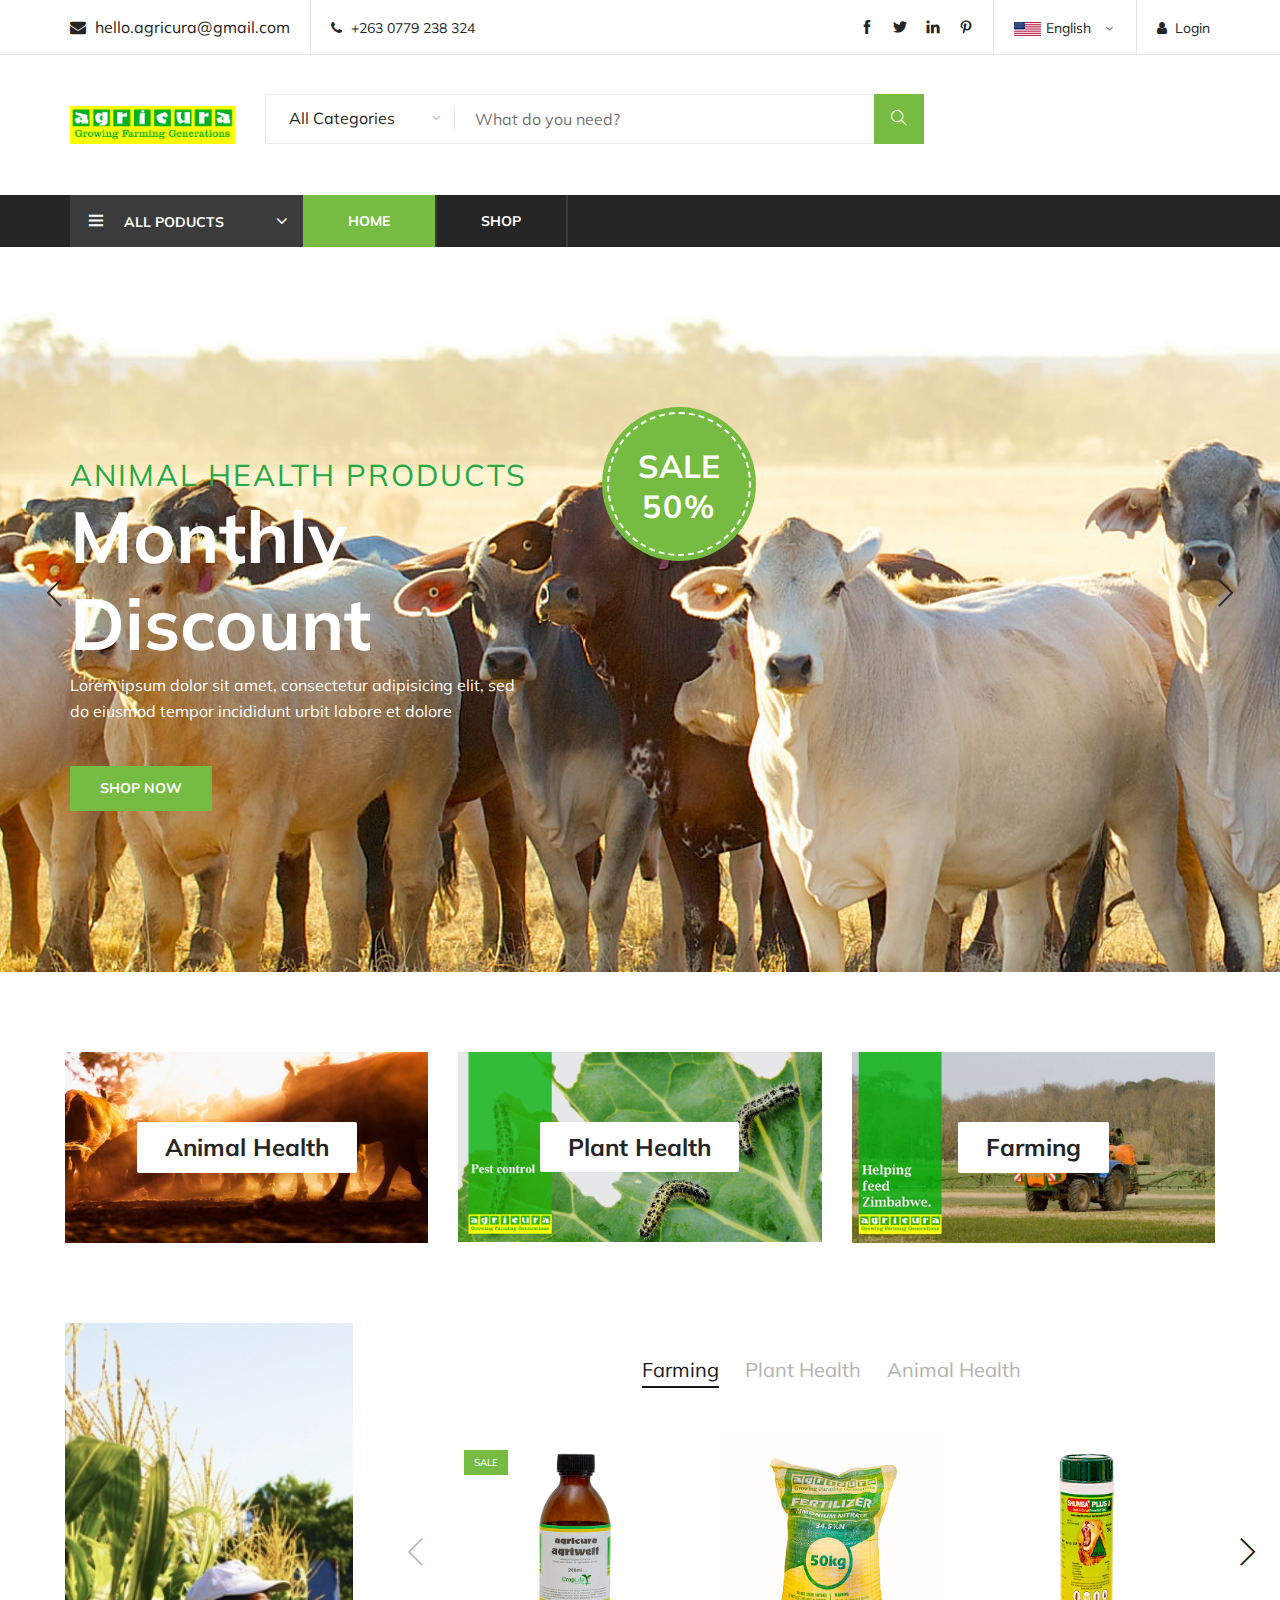
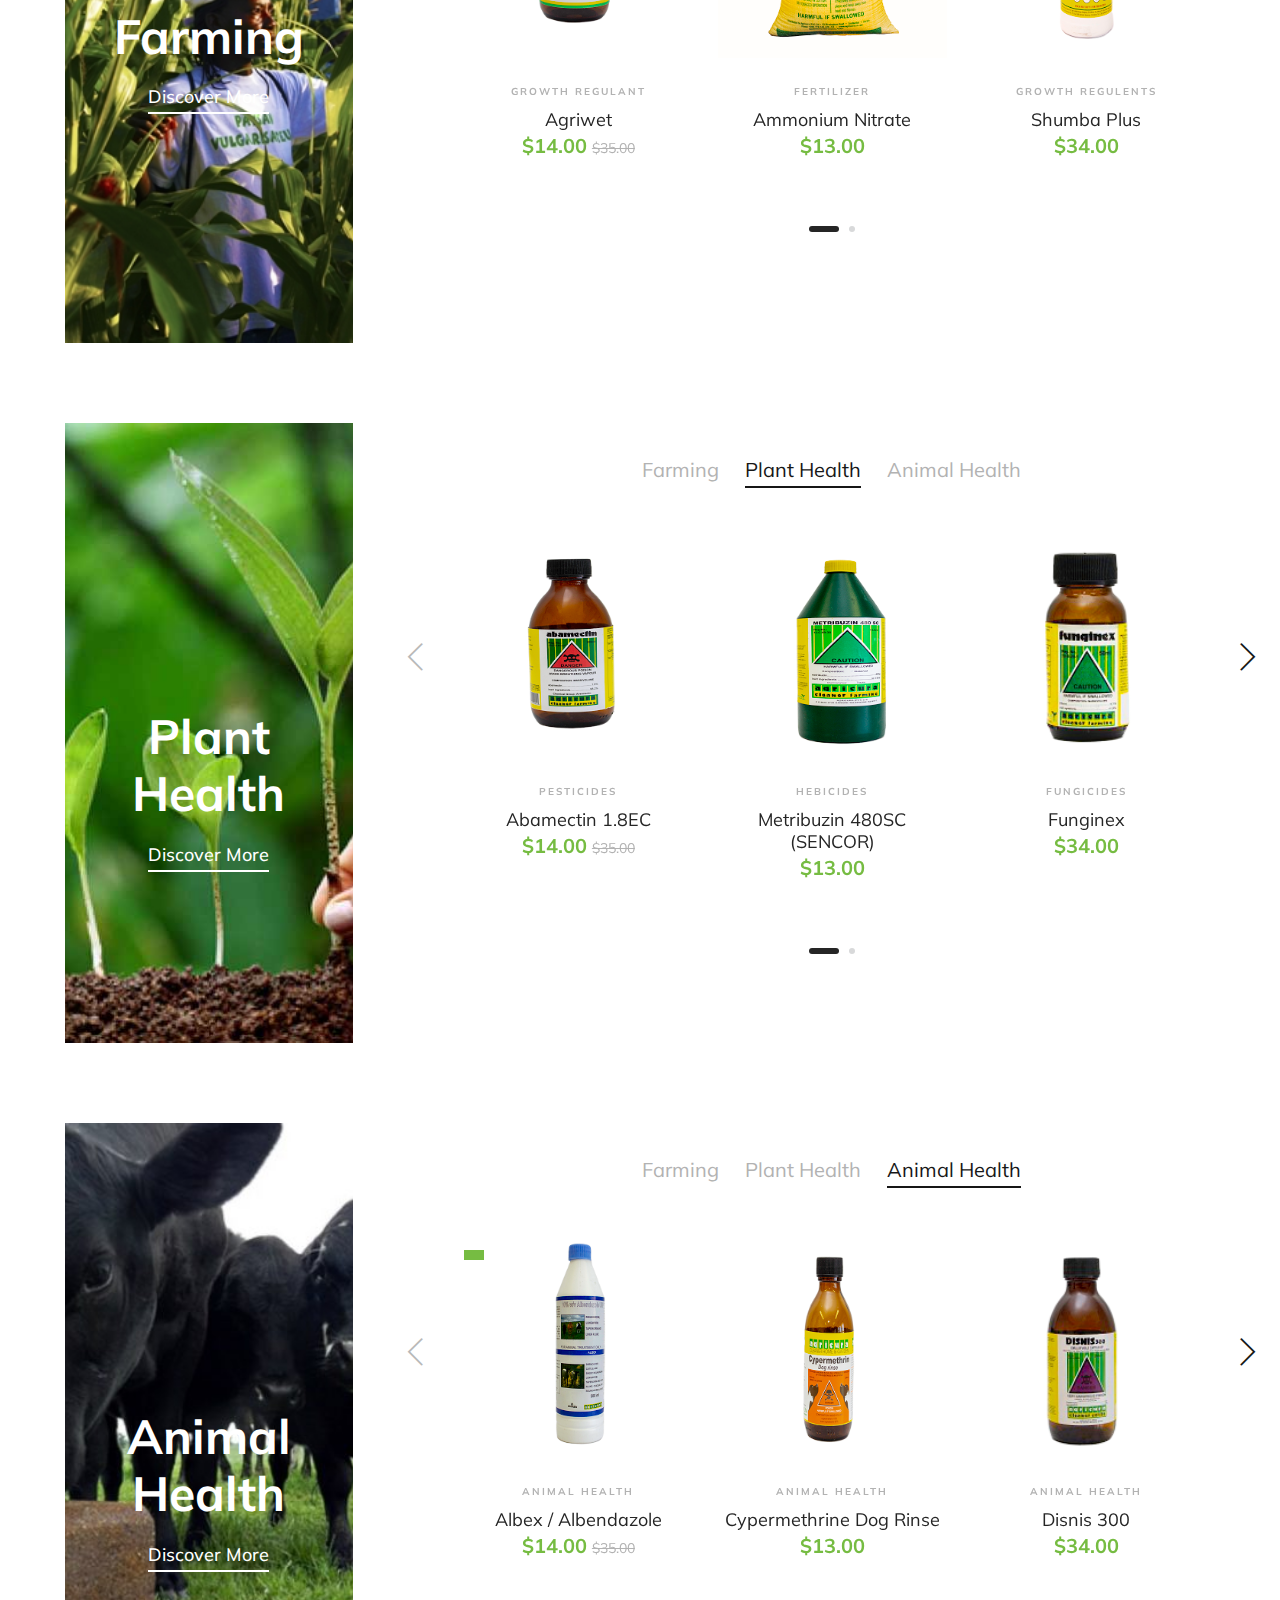
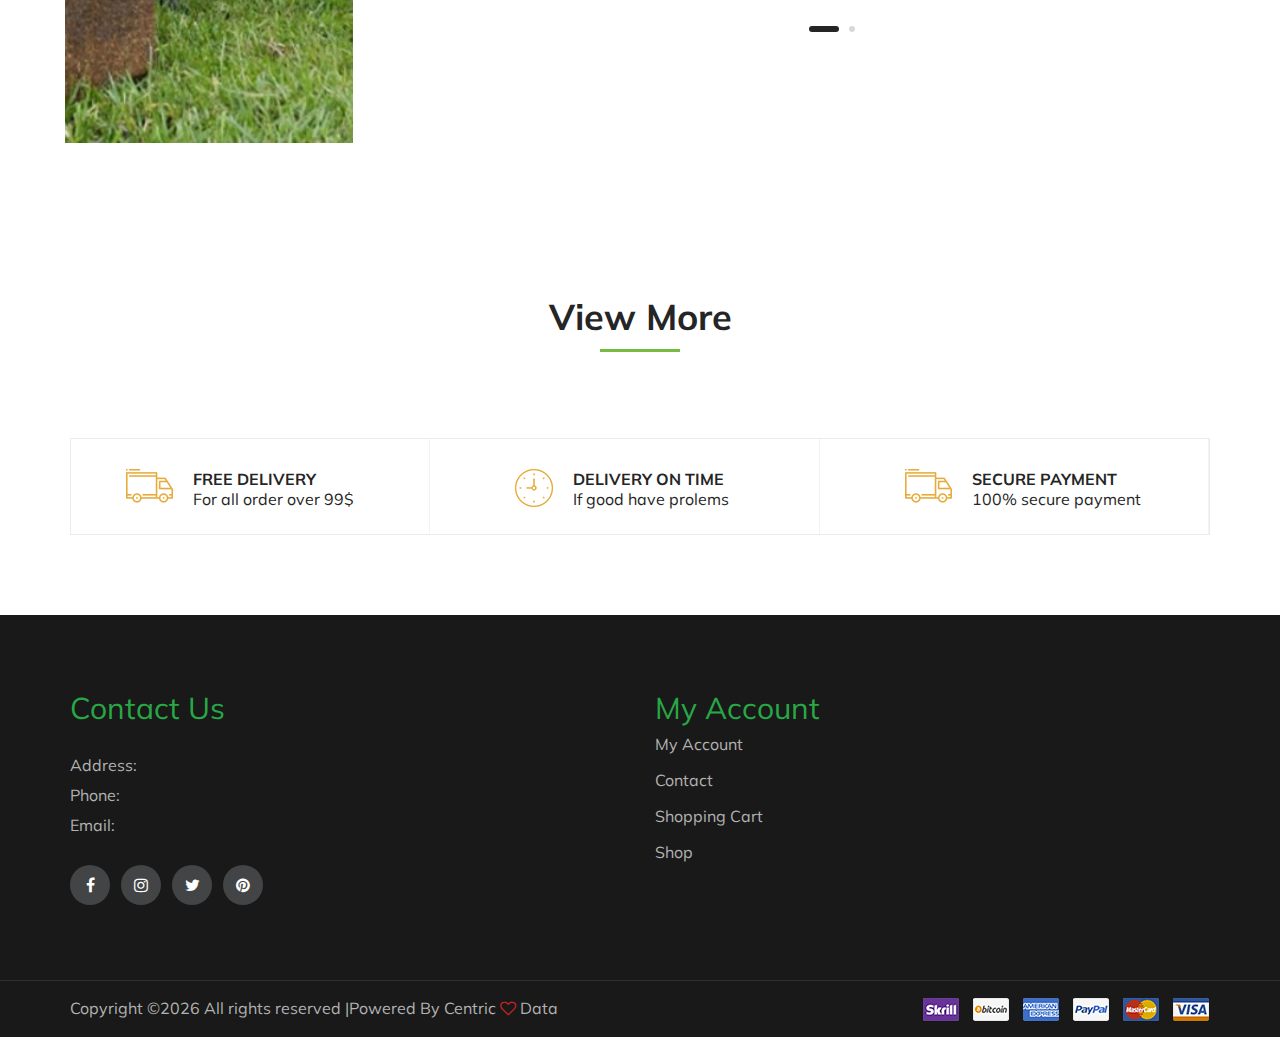
<file: index.html>
<!DOCTYPE html>
<html lang="zxx">

<head>
    <meta charset="UTF-8">
    <meta name="description" content="Fashi Template">
    <meta name="keywords" content="Fashi, unica, creative, html">
    <meta name="viewport" content="width=device-width, initial-scale=1.0">
    <meta http-equiv="X-UA-Compatible" content="ie=edge">
    <title>Agricura Online Shop</title>

    <!-- Google Font -->
    <link href="https://fonts.googleapis.com/css?family=Muli:300,400,500,600,700,800,900&display=swap" rel="stylesheet">

    <!-- Css Styles -->
    <link rel="stylesheet" href="css/bootstrap.min.css" type="text/css">
    <link rel="stylesheet" href="css/font-awesome.min.css" type="text/css">
    <link rel="stylesheet" href="css/themify-icons.css" type="text/css">
    <link rel="stylesheet" href="css/elegant-icons.css" type="text/css">
    <link rel="stylesheet" href="css/owl.carousel.min.css" type="text/css">
    <link rel="stylesheet" href="css/nice-select.css" type="text/css">
    <link rel="stylesheet" href="css/jquery-ui.min.css" type="text/css">
    <link rel="stylesheet" href="css/slicknav.min.css" type="text/css">
    <link rel="stylesheet" href="css/style.css" type="text/css">
</head>

<body>
    <!-- Page Preloder -->
    <div id="preloder">
        <div class="loader"></div>
    </div>

    <!-- Header Section Begin -->
    <header class="header-section">
        <div class="header-top">
            <div class="container">
                <div class="ht-left">
                    <div class="mail-service">
                        <i class=" fa fa-envelope"></i>
                        hello.agricura@gmail.com
                    </div>
                    <div class="phone-service">
                        <i class=" fa fa-phone"></i>
                        +263 0779 238 324
                    </div>
                </div>
                <div class="ht-right">
                    <a href="#" class="login-panel"><i class="fa fa-user"></i>Login</a>
                    <div class="lan-selector">
                        <select class="language_drop" name="countries" id="countries" style="width:300px;">
                            <option value='yt' data-image="img/flag-1.jpg" data-imagecss="flag yt"
                                data-title="English">English</option>
                            
                        </select>
                    </div>
                    <div class="top-social">
                        <a href="#"><i class="ti-facebook"></i></a>
                        <a href="#"><i class="ti-twitter-alt"></i></a>
                        <a href="#"><i class="ti-linkedin"></i></a>
                        <a href="#"><i class="ti-pinterest"></i></a>
                    </div>
                </div>
            </div>
        </div>
        <div class="container">
            <div class="inner-header">
                <div class="row">
                    <div class="col-lg-2 col-md-2">
                        <div class="logo">
                            <a href="./index.html">
                                <img src="imagess/aagricura_logo.png" alt="">
                            </a>
                        </div>
                    </div>
                    <div class="col-lg-7 col-md-7">
                        <div class="advanced-search">
                            <button type="button" class="category-btn">All Categories</button>
                            <div class="input-group">
                                <input type="text" placeholder="What do you need?">
                                <button type="button"><i class="ti-search"></i></button>
                            </div>
                        </div>
                    </div>
                    <div class="col-lg-3 text-right col-md-3">
                        
                    </div>
                </div>
            </div>
        </div>
        <div class="nav-item">
            <div class="container">
                <div class="nav-depart">
                    <div class="depart-btn">
                        <i class="ti-menu"></i>
                        <span>All Poducts</span>
                        <ul class="depart-hover">
                            <li class="active"><a href="#"></a></li>
                            <li><a href="#">Insecticides</a></li>
                            <li><a href="#">Hebicides</a></li>
                            <li><a href="#">Fungicides</a></li>
                            <li><a href="#">Nematicides</a></li>
                            <li><a href="#">Growth Regulants</a></li>
                            <li><a href="#">Animal Health</a></li>
                            <li><a href="#">Fertilizers</a></li>
                        </ul>
                    </div>
                </div>
                <nav class="nav-menu mobile-menu">
                    <ul>
                        <li class="active"><a href="./index.html">Home</a></li>
                        <li><a href="./shop.html">Shop</a></li>
                        
                    </ul>
                </nav>
                <div id="mobile-menu-wrap"></div>
            </div>
        </div>
    </header>
    <!-- Header End -->

    <!-- Hero Section Begin -->
    <section class="hero-section">
        <div class="hero-items owl-carousel">
            <div class="single-hero-items set-bg" data-setbg="imagess/slide2.jpg">
                <div class="container">
                    <div class="row">
                        <div class="col-lg-5">
                            <span><h3 class="text-success">Animal Health Products</h3> </span>
                            <h1 class="text-white"  >Monthly Discount</h1>
                            <p class="text-white">Lorem ipsum dolor sit amet, consectetur adipisicing elit, sed do eiusmod tempor
                                incididunt urbit labore et dolore</p>
                            <a href="shop.html" class="primary-btn">Shop Now</a>
                        </div>
                    </div>
                    <div class="off-card">
                        <h2>Sale <span>50%</span></h2>
                    </div>
                </div>
            </div>
            <div class="single-hero-items set-bg" data-setbg="imagess/slide3.jpg">
                <div class="container">
                    <div class="row">
                        <div class="col-lg-5">
                            <span><h3 class="text-success">Pesticides and Hebicides</h3></span>
                            <h1 class="text-white" style="text-shadow: black;">Monthly Discount</h1>
                            <p class="text-white" style="text-shadow: black;">Lorem ipsum dolor sit amet, consectetur adipisicing elit, sed do eiusmod tempor
                                incididunt ut labore et dolore</p>
                            <a href="shop.html" class="primary-btn">Shop Now</a>
                        </div>
                    </div>
                    <div class="off-card">
                        <h2>Sale <span>50%</span></h2>
                    </div>
                </div>
            </div>
        </div>
    </section>
    <!-- Hero Section End -->

    <!-- Banner Section Begin -->
    <div class="banner-section spad">
        <div class="container-fluid">
            <div class="row">
                <div class="col-lg-4">
                    <div class="single-banner">
                        <img src="imagess/cattleedit2.jpg" alt="">
                        <div class="inner-text">
                            <h4>Animal Health</h4>
                        </div>
                    </div>
                </div>
                <div class="col-lg-4">
                    <div class="single-banner">
                        <img src="imagess/pestcontrol.png" alt="">
                        <div class="inner-text">
                            <h4>Plant Health</h4>
                        </div>
                    </div>
                </div>
                <div class="col-lg-4">
                    <div class="single-banner">
                        <img src="imagess/helpfeedzim.jpg" alt="">
                        <div class="inner-text">
                            <h4>Farming</h4>
                        </div>
                    </div>
                </div>
            </div>
        </div>
    </div>
    <!-- Banner Section End -->

    <!-- Women Banner Section Begin -->
    <section class="women-banner spad">
        <div class="container-fluid">
            <div class="row">
                <div class="col-lg-3">
                    <div class="product-large set-bg" data-setbg="imagess/farm2.jpg">
                        <h2>Farming</h2>
                        <a href="#">Discover More</a>
                    </div>
                </div>
                <div class="col-lg-8 offset-lg-1">
                    <div class="filter-control">
                        <ul>
                            <li class="active">Farming</li>
                            <li>Plant Health</li>
                            <li>Animal Health</li>
                            
                        </ul>
                    </div>
                    <div class="product-slider owl-carousel">
                        <div class="product-item">
                            <div class="pi-pic">
                                <img src="imagess/agriwett.png" alt="">
                                <div class="sale">Sale</div>
                                <div class="icon">
                                    <i class="icon_heart_alt"></i>
                                </div>
                                <ul>
                                    <li class="w-icon active"><a href="#"><i class="icon_bag_alt"></i></a></li>
                                    <li class="quick-view"><a href="#">+ Quick View</a></li>
                                    <li class="w-icon"><a href="#"><i class="fa fa-random"></i></a></li>
                                </ul>
                            </div>
                            <div class="pi-text">
                                <div class="catagory-name">Growth Regulant</div>
                                <a href="#">
                                    <h5>Agriwet</h5>
                                </a>
                                <div class="product-price">
                                    $14.00
                                    <span>$35.00</span>
                                </div>
                            </div>
                        </div>
                        <div class="product-item">
                            <div class="pi-pic">
                                <img src="imagess/fertlizer.png" alt="">
                                <div class="icon">
                                    <i class="icon_heart_alt"></i>
                                </div>
                                <ul>
                                    <li class="w-icon active"><a href="#"><i class="icon_bag_alt"></i></a></li>
                                    <li class="quick-view"><a href="shop.html">+ Quick View</a></li>
                                    <li class="w-icon"><a href="#"><i class="fa fa-random"></i></a></li>
                                </ul>
                            </div>
                            <div class="pi-text">
                                <div class="catagory-name">Fertilizer</div>
                                <a href="#">
                                    <h5>Ammonium Nitrate</h5>
                                </a>
                                <div class="product-price">
                                    $13.00
                                </div>
                            </div>
                        </div>
                        <div class="product-item">
                            <div class="pi-pic">
                                <img src="imagess/shumbaplus.png" alt="">
                                <div class="icon">
                                    <i class="icon_heart_alt"></i>
                                </div>
                                <ul>
                                    <li class="w-icon active"><a href="#"><i class="icon_bag_alt"></i></a></li>
                                    <li class="quick-view"><a href="shop.html">+ Quick View</a></li>
                                    <li class="w-icon"><a href="#"><i class="fa fa-random"></i></a></li>
                                </ul>
                            </div>
                            <div class="pi-text">
                                <div class="catagory-name">Growth Regulents</div>
                                <a href="#">
                                    <h5>Shumba Plus</h5>
                                </a>
                                <div class="product-price">
                                    $34.00
                                </div>
                            </div>
                        </div>
                        <div class="product-item">
                            <div class="pi-pic">
                                <img src="imagess/compoundd.png" alt="">
                                <div class="icon">
                                    <i class="icon_heart_alt"></i>
                                </div>
                                <ul>
                                    <li class="w-icon active"><a href="#"><i class="icon_bag_alt"></i></a></li>
                                    <li class="quick-view"><a href="shop.html">+ Quick View</a></li>
                                    <li class="w-icon"><a href="#"><i class="fa fa-random"></i></a></li>
                                </ul>
                            </div>
                            <div class="pi-text">
                                <div class="catagory-name">Fertilizers</div>
                                <a href="#">
                                    <h5>Tobacco Fertilizer</h5>
                                </a>
                                <div class="product-price">
                                    $34.00
                                </div>
                            </div>
                        </div>
                    </div>
                </div>
            </div>
        </div>
    </section>
    <!-- Women Banner Section End -->

    <!-- Deal Of The Week Section Begin-->
    <section class="women-banner spad">
        <div class="container-fluid">
            <div class="row">
                <div class="col-lg-3">
                    <div class="product-large set-bg" data-setbg="imagess/planthealth1.jpg">
                        <h2>Plant Health</h2>
                        <a href="#">Discover More</a>
                    </div>
                </div>
                <div class="col-lg-8 offset-lg-1">
                    <div class="filter-control">
                        <ul>
                            <li>Farming</li>
                            <li  class="active">Plant Health</li>
                            <li>Animal Health</li>
                            
                        </ul>
                    </div>
                    <div class="product-slider owl-carousel">
                        <div class="product-item">
                            <div class="pi-pic">
                                <img src="imagess/abamectin.png" alt="">
                                
                                <div class="icon">
                                    <i class="icon_heart_alt"></i>
                                </div>
                                <ul>
                                    <li class="w-icon active"><a href="#"><i class="icon_bag_alt"></i></a></li>
                                    <li class="quick-view"><a href="shop.html">+ Quick View</a></li>
                                    <li class="w-icon"><a href="#"><i class="fa fa-random"></i></a></li>
                                </ul>
                            </div>
                            <div class="pi-text">
                                <div class="catagory-name">Pesticides</div>
                                <a href="#">
                                    <h5>Abamectin 1.8EC</h5>
                                </a>
                                <div class="product-price">
                                    $14.00
                                    <span>$35.00</span>
                                </div>
                            </div>
                        </div>
                        <div class="product-item">
                            <div class="pi-pic">
                                <img src="imagess/metribuzin.png" alt="">
                                <div class="icon">
                                    <i class="icon_heart_alt"></i>
                                </div>
                                <ul>
                                    <li class="w-icon active"><a href="#"><i class="icon_bag_alt"></i></a></li>
                                    <li class="quick-view"><a href="shop.html">+ Quick View</a></li>
                                    <li class="w-icon"><a href="#"><i class="fa fa-random"></i></a></li>
                                </ul>
                            </div>
                            <div class="pi-text">
                                <div class="catagory-name">Hebicides</div>
                                <a href="#">
                                    <h5>Metribuzin 480SC (SENCOR) </h5>
                                </a>
                                <div class="product-price">
                                    $13.00
                                </div>
                            </div>
                        </div>
                        <div class="product-item">
                            <div class="pi-pic">
                                <img src="imagess/funginex.png" alt="">
                                <div class="icon">
                                    <i class="icon_heart_alt"></i>
                                </div>
                                <ul>
                                    <li class="w-icon active"><a href="#"><i class="icon_bag_alt"></i></a></li>
                                    <li class="quick-view"><a href="shop.html">+ Quick View</a></li>
                                    <li class="w-icon"><a href="#"><i class="fa fa-random"></i></a></li>
                                </ul>
                            </div>
                            <div class="pi-text">
                                <div class="catagory-name">Fungicides</div>
                                <a href="#">
                                    <h5>Funginex</h5>
                                </a>
                                <div class="product-price">
                                    $34.00
                                </div>
                            </div>
                        </div>
                        <div class="product-item">
                            <div class="pi-pic">
                                <img src="imagess/nemat.png" alt="">
                                <div class="icon">
                                    <i class="icon_heart_alt"></i>
                                </div>
                                <ul>
                                    <li class="w-icon active"><a href="#"><i class="icon_bag_alt"></i></a></li>
                                    <li class="quick-view"><a href="shop.html">+ Quick View</a></li>
                                    <li class="w-icon"><a href="#"><i class="fa fa-random"></i></a></li>
                                </ul>
                            </div>
                            <div class="pi-text">
                                <div class="catagory-name">Nematicides</div>
                                <a href="#">
                                    <h5>Nemat 310L</h5>
                                </a>
                                <div class="product-price">
                                    $34.00
                                </div>
                            </div>
                        </div>
                    </div>
                </div>
            </div>
        </div>
    </section>
    <!-- Deal Of The Week Section End -->

    <!-- Man Banner Section Begin -->
    <section class="women-banner spad">
        <div class="container-fluid">
            <div class="row">
                <div class="col-lg-3">
                    <div class="product-large set-bg" data-setbg="imagess/cattlehealth22.jpg">
                        <h2>Animal Health</h2>
                        <a href="#">Discover More</a>
                    </div>
                </div>
                <div class="col-lg-8 offset-lg-1">
                    <div class="filter-control">
                        <ul>
                            <li >Farming</li>
                            <li>Plant Health</li>
                            <li class="active">Animal Health</li>
                            
                        </ul>
                    </div>
                    <div class="product-slider owl-carousel">
                        <div class="product-item">
                            <div class="pi-pic">
                                <img src="imagess/albendazole.png" alt="">
                                <div class="sale"></div>
                                <div class="icon">
                                    <i class="icon_heart_alt"></i>
                                </div>
                                <ul>
                                    <li class="w-icon active"><a href="#"><i class="icon_bag_alt"></i></a></li>
                                    <li class="quick-view"><a href="shop.html">+ Quick View</a></li>
                                    <li class="w-icon"><a href="#"><i class="fa fa-random"></i></a></li>
                                </ul>
                            </div>
                            <div class="pi-text">
                                <div class="catagory-name">Animal Health</div>
                                <a href="#">
                                    <h5>Albex / Albendazole</h5>
                                </a>
                                <div class="product-price">
                                    $14.00
                                    <span>$35.00</span>
                                </div>
                            </div>
                        </div>
                        <div class="product-item">
                            <div class="pi-pic">
                                <img src="imagess/cypermethrin.png" alt="">
                                <div class="icon">
                                    <i class="icon_heart_alt"></i>
                                </div>
                                <ul>
                                    <li class="w-icon active"><a href="#"><i class="icon_bag_alt"></i></a></li>
                                    <li class="quick-view"><a href="shop.html">+ Quick View</a></li>
                                    <li class="w-icon"><a href="#"><i class="fa fa-random"></i></a></li>
                                </ul>
                            </div>
                            <div class="pi-text">
                                <div class="catagory-name">Animal Health</div>
                                <a href="#">
                                    <h5>Cypermethrine Dog Rinse</h5>
                                </a>
                                <div class="product-price">
                                    $13.00
                                </div>
                            </div>
                        </div>
                        <div class="product-item">
                            <div class="pi-pic">
                                <img src="imagess/disnis.png" alt="">
                                <div class="icon">
                                    <i class="icon_heart_alt"></i>
                                </div>
                                <ul>
                                    <li class="w-icon active"><a href="#"><i class="icon_bag_alt"></i></a></li>
                                    <li class="quick-view"><a href="shop.html">+ Quick View</a></li>
                                    <li class="w-icon"><a href="#"><i class="fa fa-random"></i></a></li>
                                </ul>
                            </div>
                            <div class="pi-text">
                                <div class="catagory-name">Animal Health</div>
                                <a href="#">
                                    <h5>Disnis 300</h5>
                                </a>
                                <div class="product-price">
                                    $34.00
                                </div>
                            </div>
                        </div>
                        <div class="product-item">
                            <div class="pi-pic">
                                <img src="imagess/hukudust.png"  alt="">
                                <div class="icon">
                                    <i class="icon_heart_alt"></i>
                                </div>
                                <ul>
                                    <li class="w-icon active"><a href="#"><i class="icon_bag_alt"></i></a></li>
                                    <li class="quick-view"><a href="shop.html">+ Quick View</a></li>
                                    <li class="w-icon"><a href="#"><i class="fa fa-random"></i></a></li>
                                </ul>
                            </div>
                            <div class="pi-text">
                                <div class="catagory-name">Animal Health</div>
                                <a href="#">
                                    <h5>Huku Dust</h5>
                                </a>
                                <div class="product-price">
                                    $34.00
                                </div>
                            </div>
                        </div>
                    </div>
                </div>
            </div>
        </div>
    </section>
    <!-- Man Banner Section End -->

    <!-- Instagram Section Begin -->
    
    <!-- Instagram Section End -->

    <!-- Latest Blog Section Begin -->
    <section class="latest-blog spad">
        <div class="container">
            <div class="row">
                <div class="col-lg-12">
                    <div class="section-title">
                        <h2>View More</h2>
                    </div>
                </div>
            </div>
            
            <div class="benefit-items">
                <div class="row">
                    <div class="col-lg-4">
                        <div class="single-benefit">
                            <div class="sb-icon">
                                <img src="img/icon-1.png" alt="">
                            </div>
                            <div class="sb-text">
                                <h6>Free Delivery</h6>
                                <p>For all order over 99$</p>
                            </div>
                        </div>
                    </div>
                    <div class="col-lg-4">
                        <div class="single-benefit">
                            <div class="sb-icon">
                                <img src="img/icon-2.png" alt="">
                            </div>
                            <div class="sb-text">
                                <h6>Delivery On Time</h6>
                                <p>If good have prolems</p>
                            </div>
                        </div>
                    </div>
                    <div class="col-lg-4">
                        <div class="single-benefit">
                            <div class="sb-icon">
                                <img src="img/icon-1.png" alt="">
                            </div>
                            <div class="sb-text">
                                <h6>Secure Payment</h6>
                                <p>100% secure payment</p>
                            </div>
                        </div>
                    </div>
                </div>
            </div>
        </div>
    </section>
    <!-- Latest Blog Section End -->

    <!-- Partner Logo Section Begin -->
    
    <!-- Partner Logo Section End -->

    <!-- Footer Section Begin -->
    <footer class="footer-section">
        <div class="container">
            <div class="row">
                <div class="col-lg-3">
                    <div class="footer-left">
                        <div class="footer-logo">
                            <h3 class="text-success">Contact Us </h3>
                        </div>
                        <ul>
                            <li>Address: </li>
                            <li>Phone: </li>
                            <li>Email: </li>
                        </ul>
                        <div class="footer-social">
                            <a href="#"><i class="fa fa-facebook"></i></a>
                            <a href="#"><i class="fa fa-instagram"></i></a>
                            <a href="#"><i class="fa fa-twitter"></i></a>
                            <a href="#"><i class="fa fa-pinterest"></i></a>
                        </div>
                    </div>
                </div>
                <div class="col-lg-2 offset-lg-1">
                    
                </div>
                <div class="col-lg-2">
                    <div class="footer-widget">
                        <h3 class="text-success">My Account</h3>
                        <ul>
                            <li><a href="#">My Account</a></li>
                            <li><a href="#">Contact</a></li>
                            <li><a href="#">Shopping Cart</a></li>
                            <li><a href="#">Shop</a></li>
                        </ul>
                    </div>
                </div>
               
                    
                </div>
            </div>
        </div>
        <div class="copyright-reserved">
            <div class="container">
                <div class="row">
                    <div class="col-lg-12">
                        <div class="copyright-text">
                            <!-- Link back to Colorlib can't be removed. Template is licensed under CC BY 3.0. -->
Copyright &copy;<script>document.write(new Date().getFullYear());</script> All rights reserved |Powered By Centric  <i class="fa fa-heart-o" aria-hidden="true"></i> <a href="https://www.centricdata.net" target="_blank">Data</a>
<!-- Link back to Colorlib can't be removed. Template is licensed under CC BY 3.0. -->
                        </div>
                        <div class="payment-pic">
                            <img src="img/payment-method.png" alt="">
                        </div>
                    </div>
                </div>
            </div>
        </div>
    </footer>
    <!-- Footer Section End -->

    <!-- Js Plugins -->
    <script src="js/jquery-3.3.1.min.js"></script>
    <script src="js/bootstrap.min.js"></script>
    <script src="js/jquery-ui.min.js"></script>
    <script src="js/jquery.countdown.min.js"></script>
    <script src="js/jquery.nice-select.min.js"></script>
    <script src="js/jquery.zoom.min.js"></script>
    <script src="js/jquery.dd.min.js"></script>
    <script src="js/jquery.slicknav.js"></script>
    <script src="js/owl.carousel.min.js"></script>
    <script src="js/main.js"></script>
</body>

</html>
</file>
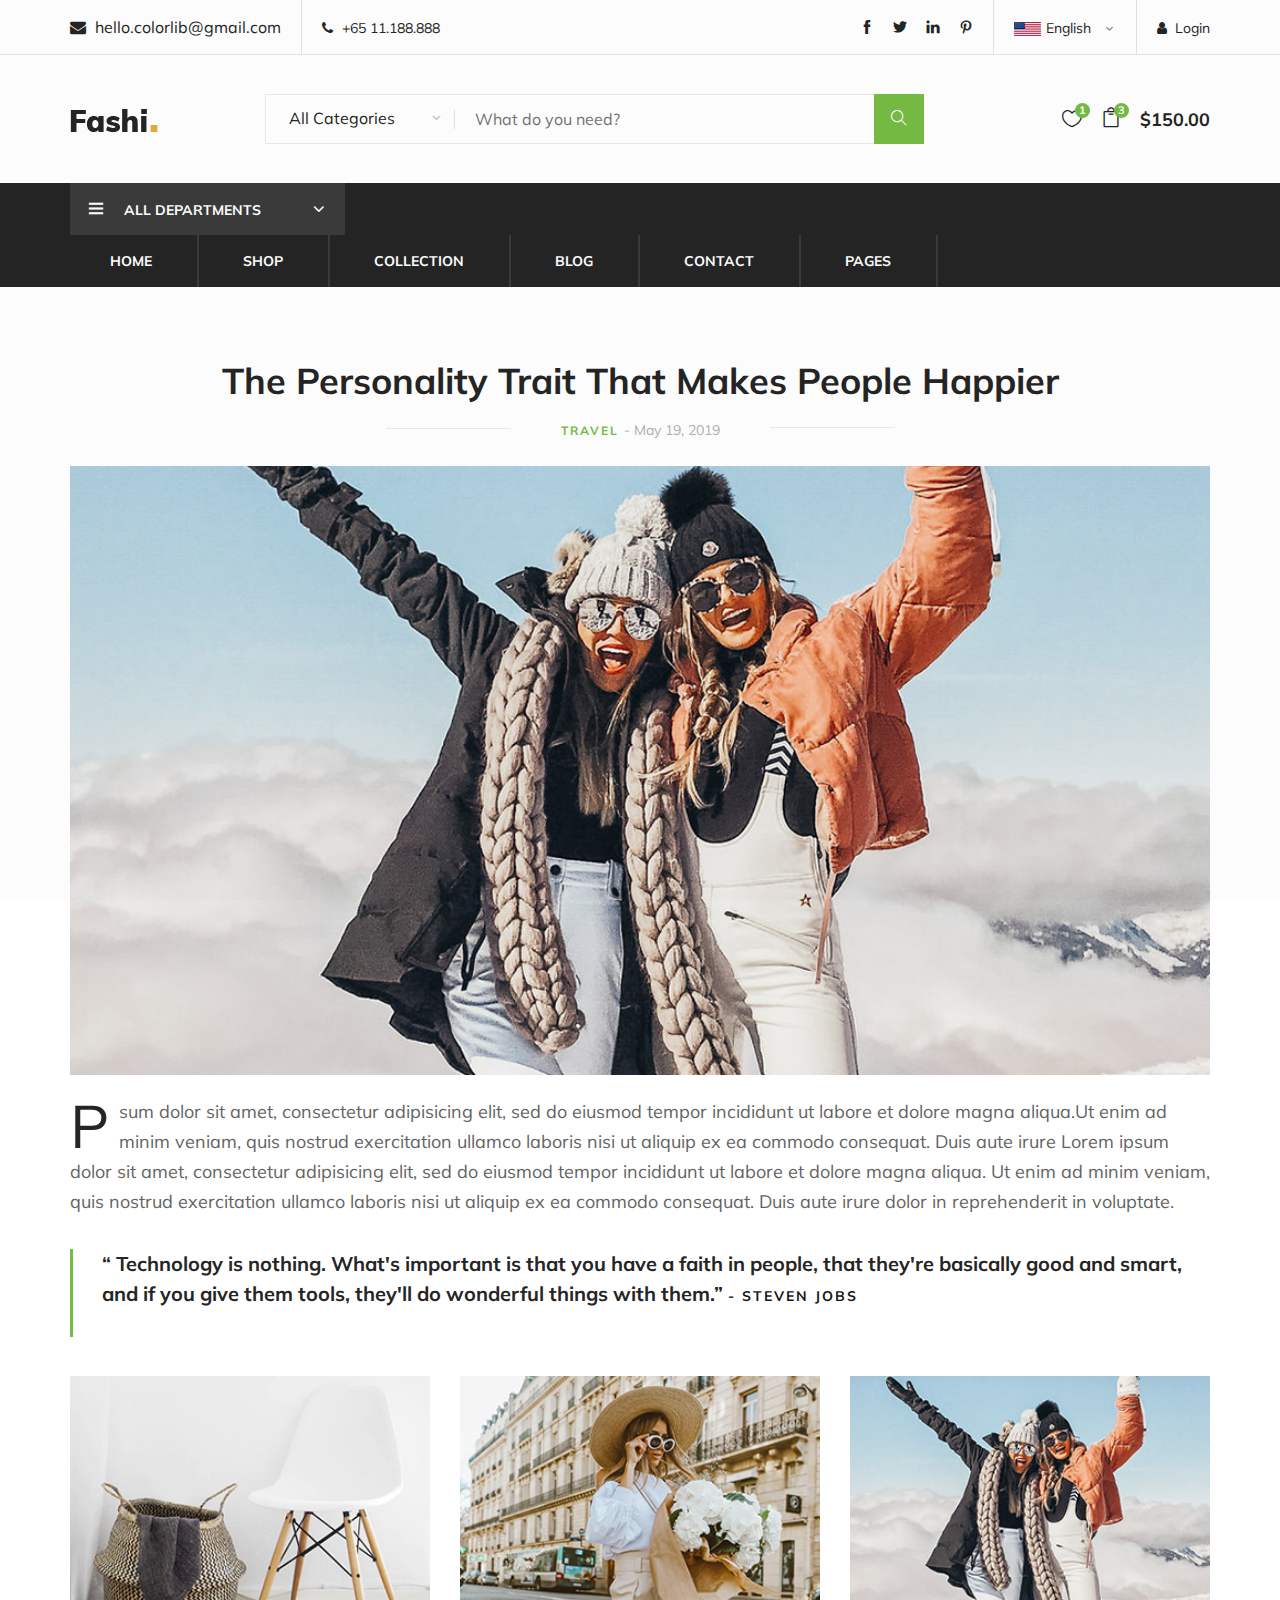
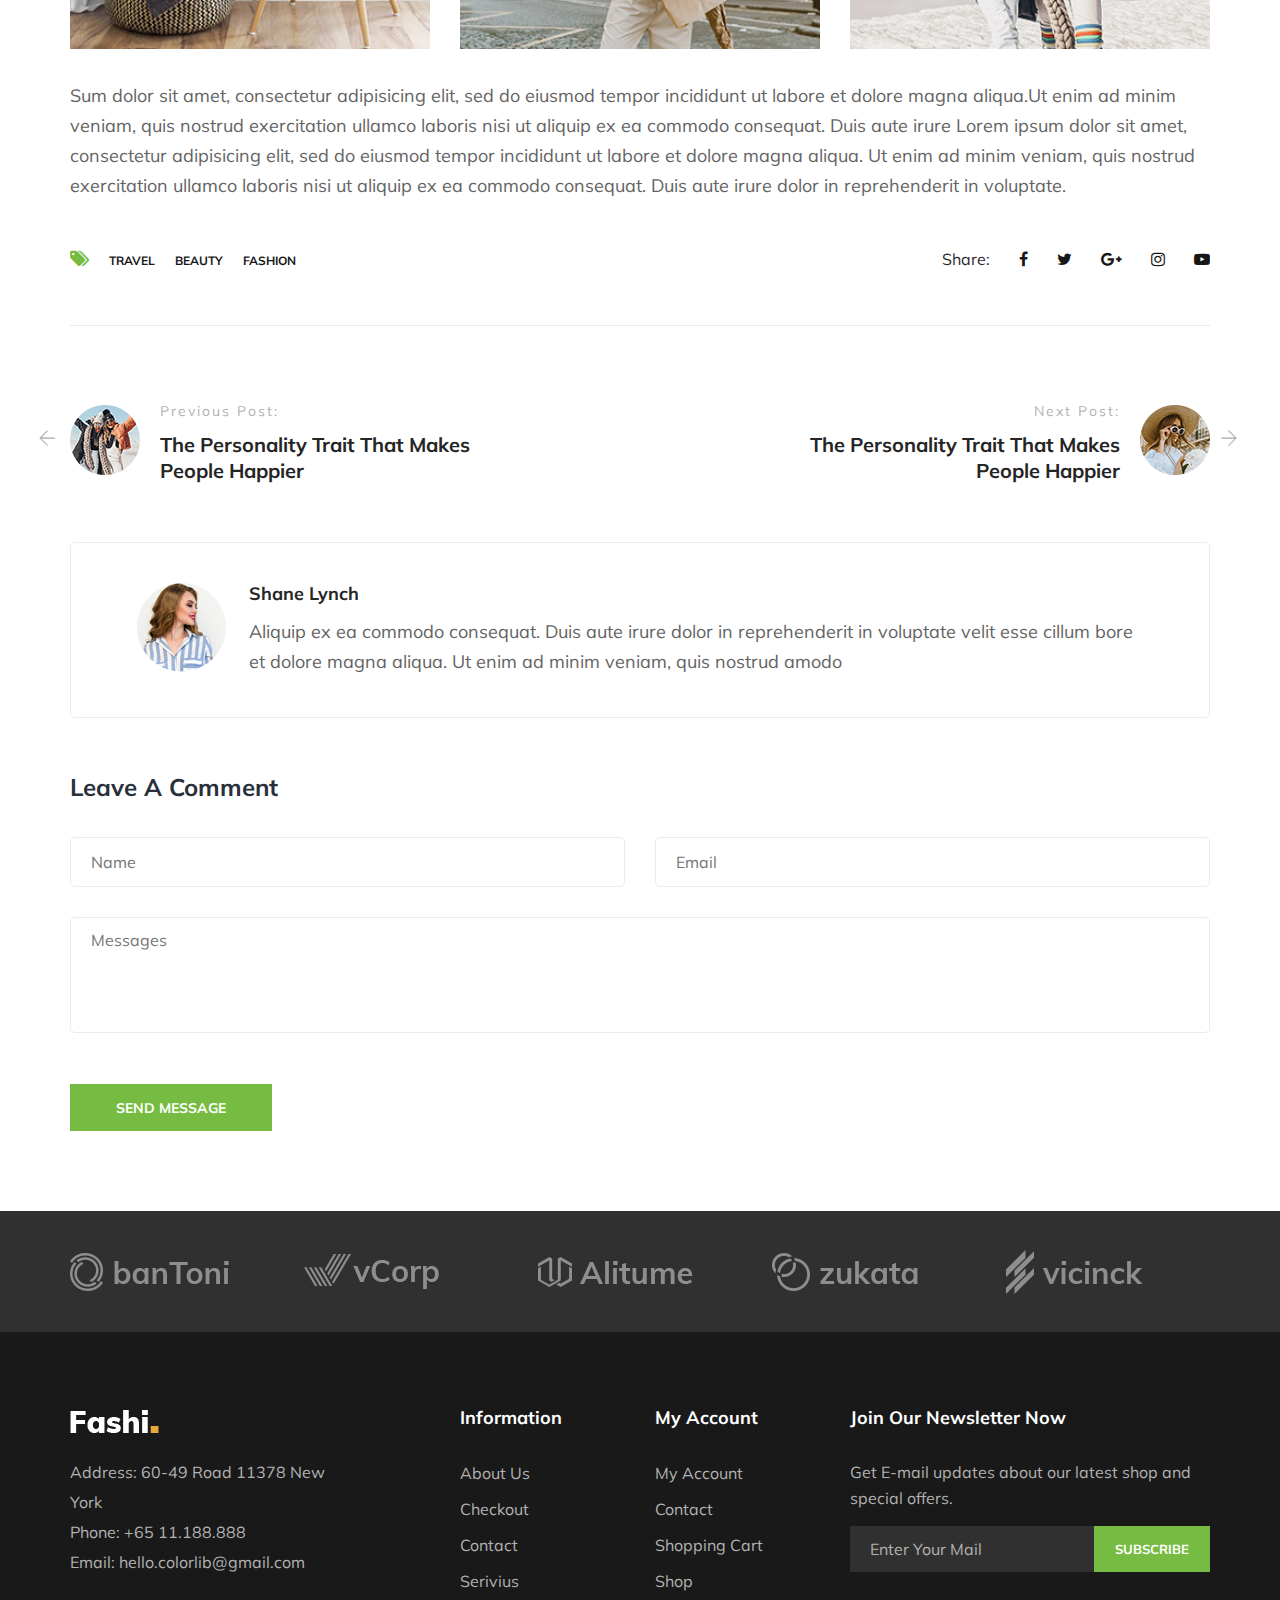
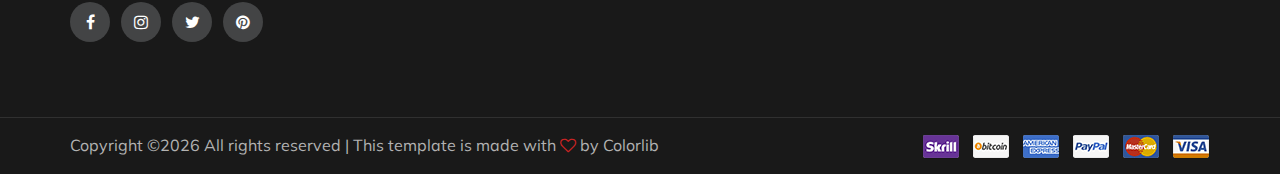
<file: blog-details.html>
<!DOCTYPE html>
<html lang="zxx">

<head>
    <meta charset="UTF-8">
    <meta name="description" content="Fashi Template">
    <meta name="keywords" content="Fashi, unica, creative, html">
    <meta name="viewport" content="width=device-width, initial-scale=1.0">
    <meta http-equiv="X-UA-Compatible" content="ie=edge">
    <title>Fashi | Template</title>

    <!-- Google Font -->
    <link href="https://fonts.googleapis.com/css?family=Muli:300,400,500,600,700,800,900&display=swap" rel="stylesheet">

    <!-- Css Styles -->
    <link rel="stylesheet" href="css/bootstrap.min.css" type="text/css">
    <link rel="stylesheet" href="css/font-awesome.min.css" type="text/css">
    <link rel="stylesheet" href="css/themify-icons.css" type="text/css">
    <link rel="stylesheet" href="css/elegant-icons.css" type="text/css">
    <link rel="stylesheet" href="css/owl.carousel.min.css" type="text/css">
    <link rel="stylesheet" href="css/nice-select.css" type="text/css">
    <link rel="stylesheet" href="css/jquery-ui.min.css" type="text/css">
    <link rel="stylesheet" href="css/slicknav.min.css" type="text/css">
    <link rel="stylesheet" href="css/style.css" type="text/css">
</head>

<body>
    <!-- Page Preloder -->
    <div id="preloder">
        <div class="loader"></div>
    </div>

    <!-- Header Section Begin -->
    <header class="header-section">
        <div class="header-top">
            <div class="container">
                <div class="ht-left">
                    <div class="mail-service">
                        <i class=" fa fa-envelope"></i>
                        hello.colorlib@gmail.com
                    </div>
                    <div class="phone-service">
                        <i class=" fa fa-phone"></i>
                        +65 11.188.888
                    </div>
                </div>
                <div class="ht-right">
                    <a href="#" class="login-panel"><i class="fa fa-user"></i>Login</a>
                    <div class="lan-selector">
                        <select class="language_drop" name="countries" id="countries" style="width:300px;">
                            <option value='yt' data-image="img/flag-1.jpg" data-imagecss="flag yt"
                                data-title="English">English</option>
                            <option value='yu' data-image="img/flag-2.jpg" data-imagecss="flag yu"
                                data-title="Bangladesh">German </option>
                        </select>
                    </div>
                    <div class="top-social">
                        <a href="#"><i class="ti-facebook"></i></a>
                        <a href="#"><i class="ti-twitter-alt"></i></a>
                        <a href="#"><i class="ti-linkedin"></i></a>
                        <a href="#"><i class="ti-pinterest"></i></a>
                    </div>
                </div>
            </div>
        </div>
        <div class="container">
            <div class="inner-header">
                <div class="row">
                    <div class="col-lg-2 col-md-2">
                        <div class="logo">
                            <a href="./index.html">
                                <img src="img/logo.png" alt="">
                            </a>
                        </div>
                    </div>
                    <div class="col-lg-7 col-md-7">
                        <div class="advanced-search">
                            <button type="button" class="category-btn">All Categories</button>
                            <form action="#" class="input-group">
                                <input type="text" placeholder="What do you need?">
                                <button type="button"><i class="ti-search"></i></button>
                            </form>
                        </div>
                    </div>
                    <div class="col-lg-3 text-right col-md-3">
                        <ul class="nav-right">
                            <li class="heart-icon"><a href="#">
                                    <i class="icon_heart_alt"></i>
                                    <span>1</span>
                                </a>
                            </li>
                            <li class="cart-icon"><a href="#">
                                    <i class="icon_bag_alt"></i>
                                    <span>3</span>
                                </a>
                                <div class="cart-hover">
                                    <div class="select-items">
                                        <table>
                                            <tbody>
                                                <tr>
                                                    <td class="si-pic"><img src="img/select-product-1.jpg" alt=""></td>
                                                    <td class="si-text">
                                                        <div class="product-selected">
                                                            <p>$60.00 x 1</p>
                                                            <h6>Kabino Bedside Table</h6>
                                                        </div>
                                                    </td>
                                                    <td class="si-close">
                                                        <i class="ti-close"></i>
                                                    </td>
                                                </tr>
                                                <tr>
                                                    <td class="si-pic"><img src="img/select-product-2.jpg" alt=""></td>
                                                    <td class="si-text">
                                                        <div class="product-selected">
                                                            <p>$60.00 x 1</p>
                                                            <h6>Kabino Bedside Table</h6>
                                                        </div>
                                                    </td>
                                                    <td class="si-close">
                                                        <i class="ti-close"></i>
                                                    </td>
                                                </tr>
                                            </tbody>
                                        </table>
                                    </div>
                                    <div class="select-total">
                                        <span>total:</span>
                                        <h5>$120.00</h5>
                                    </div>
                                    <div class="select-button">
                                        <a href="#" class="primary-btn view-card">VIEW CARD</a>
                                        <a href="#" class="primary-btn checkout-btn">CHECK OUT</a>
                                    </div>
                                </div>
                            </li>
                            <li class="cart-price">$150.00</li>
                        </ul>
                    </div>
                </div>
            </div>
        </div>
        <div class="nav-item">
            <div class="container">
                <div class="nav-depart">
                    <div class="depart-btn">
                        <i class="ti-menu"></i>
                        <span>All departments</span>
                        <ul class="depart-hover">
                            <li class="active"><a href="#">Women’s Clothing</a></li>
                            <li><a href="#">Men’s Clothing</a></li>
                            <li><a href="#">Underwear</a></li>
                            <li><a href="#">Kid's Clothing</a></li>
                            <li><a href="#">Brand Fashion</a></li>
                            <li><a href="#">Accessories/Shoes</a></li>
                            <li><a href="#">Luxury Brands</a></li>
                            <li><a href="#">Brand Outdoor Apparel</a></li>
                        </ul>
                    </div>
                </div>
                <nav class="nav-menu mobile-menu">
                    <ul>
                        <li><a href="./index.html">Home</a></li>
                        <li><a href="./shop.html">Shop</a></li>
                        <li><a href="#">Collection</a>
                            <ul class="dropdown">
                                <li><a href="#">Men's</a></li>
                                <li><a href="#">Women's</a></li>
                                <li><a href="#">Kid's</a></li>
                            </ul>
                        </li>
                        <li><a href="./blog.html">Blog</a></li>
                        <li><a href="./check-out.html">Contact</a></li>
                        <li><a href="#">Pages</a>
                            <ul class="dropdown">
                                <li><a href="./blog-details.html">Blog Details</a></li>
                                <li><a href="./shopping-cart.html">Shopping Cart</a></li>
                                <li><a href="./check-out.html">Checkout</a></li>
                                <li><a href="./faq.html">Faq</a></li>
                                <li><a href="./register.html">Register</a></li>
                                <li><a href="./login.html">Login</a></li>
                            </ul>
                        </li>
                    </ul>
                </nav>
                <div id="mobile-menu-wrap"></div>
            </div>
        </div>
    </header>
    <!-- Header End -->

    <!-- Blog Details Section Begin -->
    <section class="blog-details spad">
        <div class="container">
            <div class="row">
                <div class="col-lg-12">
                    <div class="blog-details-inner">
                        <div class="blog-detail-title">
                            <h2>The Personality Trait That Makes People Happier</h2>
                            <p>travel <span>- May 19, 2019</span></p>
                        </div>
                        <div class="blog-large-pic">
                            <img src="img/blog/blog-detail.jpg" alt="">
                        </div>
                        <div class="blog-detail-desc">
                            <p>psum dolor sit amet, consectetur adipisicing elit, sed do eiusmod tempor incididunt ut
                                labore et dolore magna aliqua.Ut enim ad minim veniam, quis nostrud exercitation ullamco
                                laboris nisi ut aliquip ex ea commodo consequat. Duis aute irure Lorem ipsum dolor sit
                                amet, consectetur adipisicing elit, sed do eiusmod tempor incididunt ut labore et dolore
                                magna aliqua. Ut enim ad minim veniam, quis nostrud exercitation ullamco laboris nisi ut
                                aliquip ex ea commodo consequat. Duis aute irure dolor in reprehenderit in voluptate.
                            </p>
                        </div>
                        <div class="blog-quote">
                            <p>“ Technology is nothing. What's important is that you have a faith in people, that
                                they're basically good and smart, and if you give them tools, they'll do wonderful
                                things with them.” <span>- Steven Jobs</span></p>
                        </div>
                        <div class="blog-more">
                            <div class="row">
                                <div class="col-sm-4">
                                    <img src="img/blog/blog-detail-1.jpg" alt="">
                                </div>
                                <div class="col-sm-4">
                                    <img src="img/blog/blog-detail-2.jpg" alt="">
                                </div>
                                <div class="col-sm-4">
                                    <img src="img/blog/blog-detail-3.jpg" alt="">
                                </div>
                            </div>
                        </div>
                        <p>Sum dolor sit amet, consectetur adipisicing elit, sed do eiusmod tempor incididunt ut labore
                            et dolore magna aliqua.Ut enim ad minim veniam, quis nostrud exercitation ullamco laboris
                            nisi ut aliquip ex ea commodo consequat. Duis aute irure Lorem ipsum dolor sit amet,
                            consectetur adipisicing elit, sed do eiusmod tempor incididunt ut labore et dolore magna
                            aliqua. Ut enim ad minim veniam, quis nostrud exercitation ullamco laboris nisi ut aliquip
                            ex ea commodo consequat. Duis aute irure dolor in reprehenderit in voluptate.</p>
                        <div class="tag-share">
                            <div class="details-tag">
                                <ul>
                                    <li><i class="fa fa-tags"></i></li>
                                    <li>Travel</li>
                                    <li>Beauty</li>
                                    <li>Fashion</li>
                                </ul>
                            </div>
                            <div class="blog-share">
                                <span>Share:</span>
                                <div class="social-links">
                                    <a href="#"><i class="fa fa-facebook"></i></a>
                                    <a href="#"><i class="fa fa-twitter"></i></a>
                                    <a href="#"><i class="fa fa-google-plus"></i></a>
                                    <a href="#"><i class="fa fa-instagram"></i></a>
                                    <a href="#"><i class="fa fa-youtube-play"></i></a>
                                </div>
                            </div>
                        </div>
                        <div class="blog-post">
                            <div class="row">
                                <div class="col-lg-5 col-md-6">
                                    <a href="#" class="prev-blog">
                                        <div class="pb-pic">
                                            <i class="ti-arrow-left"></i>
                                            <img src="img/blog/prev-blog.png" alt="">
                                        </div>
                                        <div class="pb-text">
                                            <span>Previous Post:</span>
                                            <h5>The Personality Trait That Makes People Happier</h5>
                                        </div>
                                    </a>
                                </div>
                                <div class="col-lg-5 offset-lg-2 col-md-6">
                                    <a href="#" class="next-blog">
                                        <div class="nb-pic">
                                            <img src="img/blog/next-blog.png" alt="">
                                            <i class="ti-arrow-right"></i>
                                        </div>
                                        <div class="nb-text">
                                            <span>Next Post:</span>
                                            <h5>The Personality Trait That Makes People Happier</h5>
                                        </div>
                                    </a>
                                </div>
                            </div>
                        </div>
                        <div class="posted-by">
                            <div class="pb-pic">
                                <img src="img/blog/post-by.png" alt="">
                            </div>
                            <div class="pb-text">
                                <a href="#">
                                    <h5>Shane Lynch</h5>
                                </a>
                                <p>Aliquip ex ea commodo consequat. Duis aute irure dolor in reprehenderit in voluptate
                                    velit esse cillum bore et dolore magna aliqua. Ut enim ad minim veniam, quis nostrud
                                    amodo</p>
                            </div>
                        </div>
                        <div class="leave-comment">
                            <h4>Leave A Comment</h4>
                            <form action="#" class="comment-form">
                                <div class="row">
                                    <div class="col-lg-6">
                                        <input type="text" placeholder="Name">
                                    </div>
                                    <div class="col-lg-6">
                                        <input type="text" placeholder="Email">
                                    </div>
                                    <div class="col-lg-12">
                                        <textarea placeholder="Messages"></textarea>
                                        <button type="submit" class="site-btn">Send message</button>
                                    </div>
                                </div>
                            </form>
                        </div>
                    </div>
                </div>
            </div>
        </div>
    </section>
    <!-- Blog Details Section End -->

    <!-- Partner Logo Section Begin -->
    <div class="partner-logo">
        <div class="container">
            <div class="logo-carousel owl-carousel">
                <div class="logo-item">
                    <div class="tablecell-inner">
                        <img src="img/logo-carousel/logo-1.png" alt="">
                    </div>
                </div>
                <div class="logo-item">
                    <div class="tablecell-inner">
                        <img src="img/logo-carousel/logo-2.png" alt="">
                    </div>
                </div>
                <div class="logo-item">
                    <div class="tablecell-inner">
                        <img src="img/logo-carousel/logo-3.png" alt="">
                    </div>
                </div>
                <div class="logo-item">
                    <div class="tablecell-inner">
                        <img src="img/logo-carousel/logo-4.png" alt="">
                    </div>
                </div>
                <div class="logo-item">
                    <div class="tablecell-inner">
                        <img src="img/logo-carousel/logo-5.png" alt="">
                    </div>
                </div>
            </div>
        </div>
    </div>
    <!-- Partner Logo Section End -->

    <!-- Footer Section Begin -->
    <footer class="footer-section">
        <div class="container">
            <div class="row">
                <div class="col-lg-3">
                    <div class="footer-left">
                        <div class="footer-logo">
                            <a href="#"><img src="img/footer-logo.png" alt=""></a>
                        </div>
                        <ul>
                            <li>Address: 60-49 Road 11378 New York</li>
                            <li>Phone: +65 11.188.888</li>
                            <li>Email: hello.colorlib@gmail.com</li>
                        </ul>
                        <div class="footer-social">
                            <a href="#"><i class="fa fa-facebook"></i></a>
                            <a href="#"><i class="fa fa-instagram"></i></a>
                            <a href="#"><i class="fa fa-twitter"></i></a>
                            <a href="#"><i class="fa fa-pinterest"></i></a>
                        </div>
                    </div>
                </div>
                <div class="col-lg-2 offset-lg-1">
                    <div class="footer-widget">
                        <h5>Information</h5>
                        <ul>
                            <li><a href="#">About Us</a></li>
                            <li><a href="#">Checkout</a></li>
                            <li><a href="#">Contact</a></li>
                            <li><a href="#">Serivius</a></li>
                        </ul>
                    </div>
                </div>
                <div class="col-lg-2">
                    <div class="footer-widget">
                        <h5>My Account</h5>
                        <ul>
                            <li><a href="#">My Account</a></li>
                            <li><a href="#">Contact</a></li>
                            <li><a href="#">Shopping Cart</a></li>
                            <li><a href="#">Shop</a></li>
                        </ul>
                    </div>
                </div>
                <div class="col-lg-4">
                    <div class="newslatter-item">
                        <h5>Join Our Newsletter Now</h5>
                        <p>Get E-mail updates about our latest shop and special offers.</p>
                        <form action="#" class="subscribe-form">
                            <input type="text" placeholder="Enter Your Mail">
                            <button type="button">Subscribe</button>
                        </form>
                    </div>
                </div>
            </div>
        </div>
        <div class="copyright-reserved">
            <div class="container">
                <div class="row">
                    <div class="col-lg-12">
                        <div class="copyright-text">
                            <!-- Link back to Colorlib can't be removed. Template is licensed under CC BY 3.0. -->
Copyright &copy;<script>document.write(new Date().getFullYear());</script> All rights reserved | This template is made with <i class="fa fa-heart-o" aria-hidden="true"></i> by <a href="https://colorlib.com" target="_blank">Colorlib</a>
<!-- Link back to Colorlib can't be removed. Template is licensed under CC BY 3.0. -->
                        </div>
                        <div class="payment-pic">
                            <img src="img/payment-method.png" alt="">
                        </div>
                    </div>
                </div>
            </div>
        </div>
    </footer>
    <!-- Footer Section End -->

    <!-- Js Plugins -->
    <script src="js/jquery-3.3.1.min.js"></script>
    <script src="js/bootstrap.min.js"></script>
    <script src="js/jquery-ui.min.js"></script>
    <script src="js/jquery.countdown.min.js"></script>
    <script src="js/jquery.nice-select.min.js"></script>
    <script src="js/jquery.zoom.min.js"></script>
    <script src="js/jquery.dd.min.js"></script>
    <script src="js/jquery.slicknav.js"></script>
    <script src="js/owl.carousel.min.js"></script>
    <script src="js/main.js"></script>
</body>

</html>
</file>
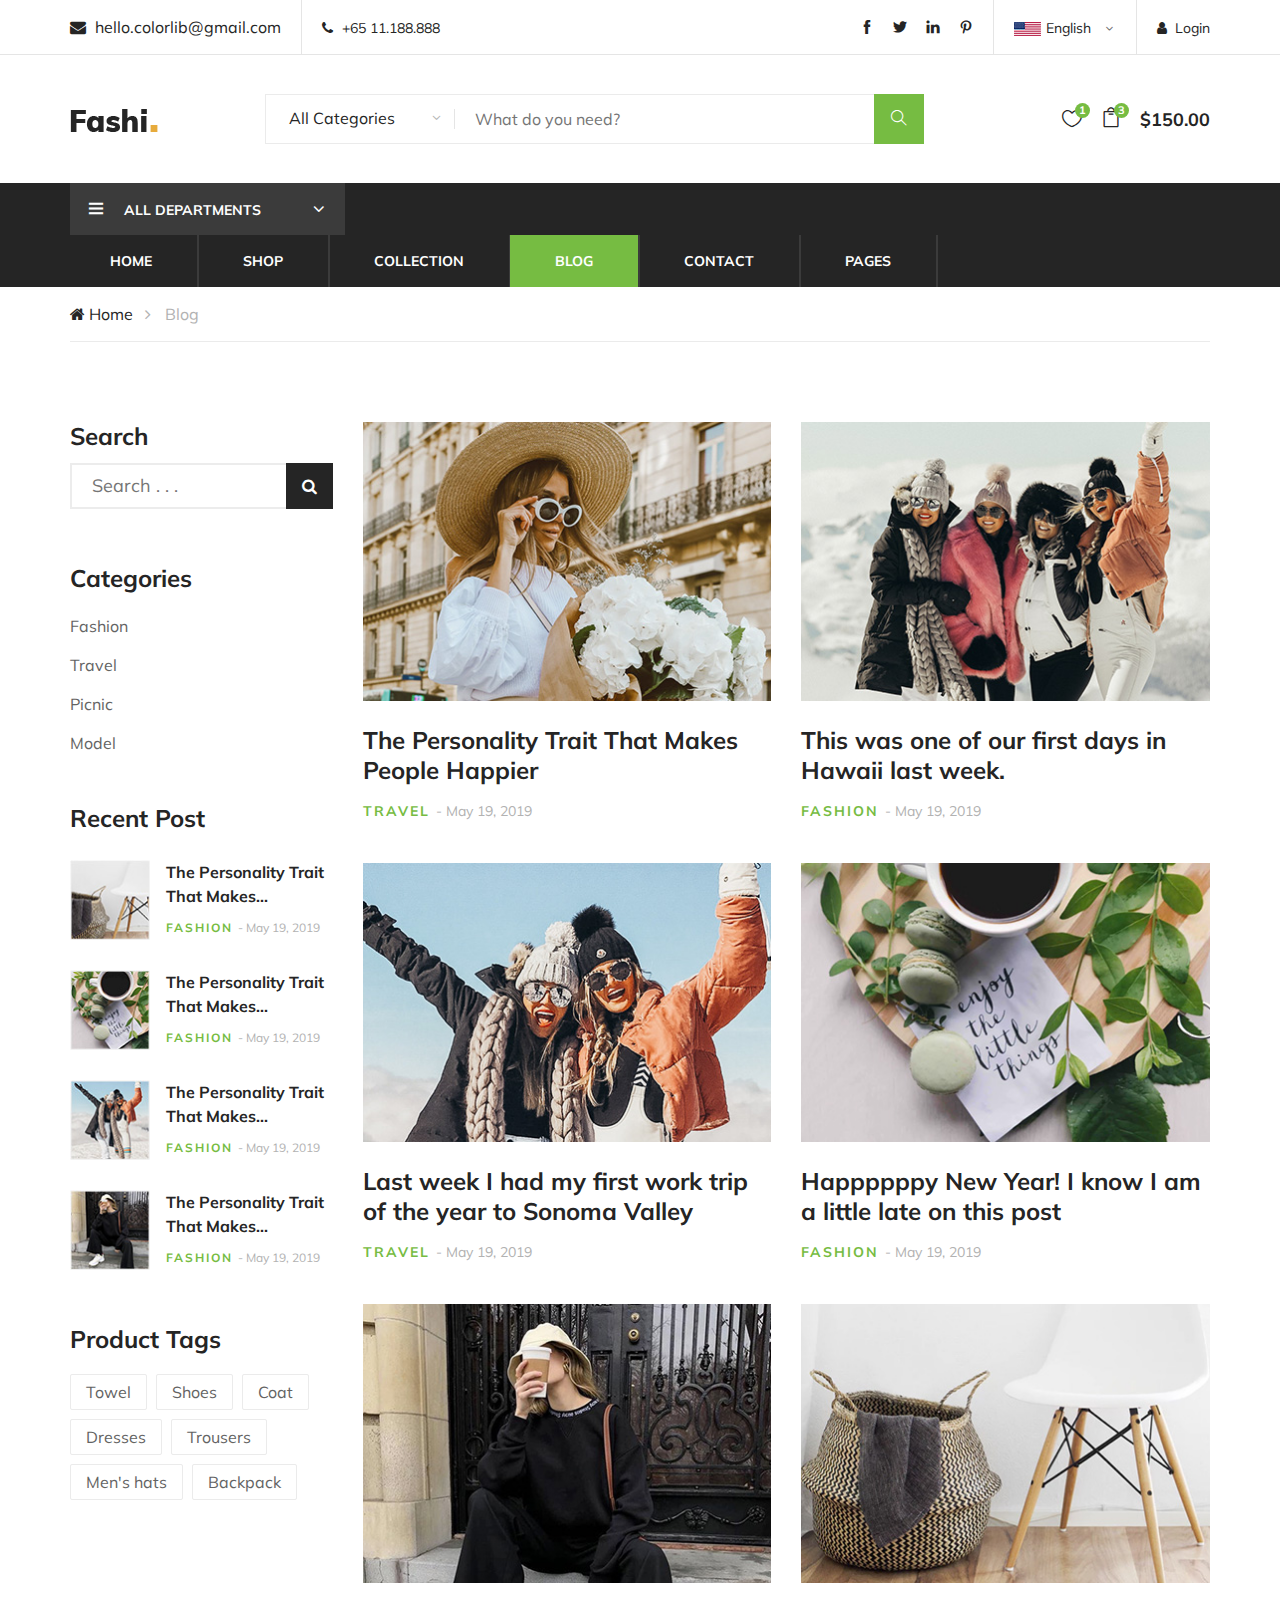
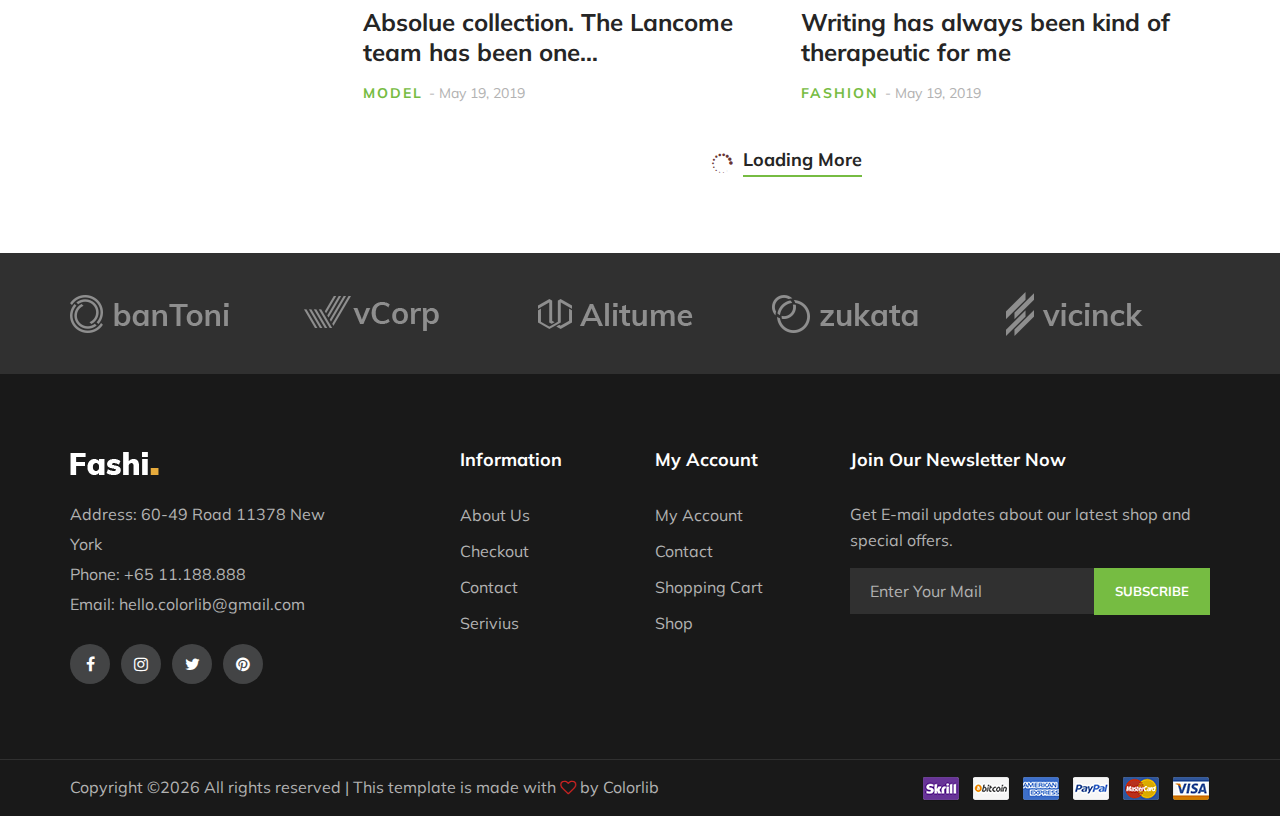
<file: blog.html>
<!DOCTYPE html>
<html lang="zxx">

<head>
    <meta charset="UTF-8">
    <meta name="description" content="Fashi Template">
    <meta name="keywords" content="Fashi, unica, creative, html">
    <meta name="viewport" content="width=device-width, initial-scale=1.0">
    <meta http-equiv="X-UA-Compatible" content="ie=edge">
    <title>Fashi | Template</title>

    <!-- Google Font -->
    <link href="https://fonts.googleapis.com/css?family=Muli:300,400,500,600,700,800,900&display=swap" rel="stylesheet">

    <!-- Css Styles -->
    <link rel="stylesheet" href="css/bootstrap.min.css" type="text/css">
    <link rel="stylesheet" href="css/font-awesome.min.css" type="text/css">
    <link rel="stylesheet" href="css/themify-icons.css" type="text/css">
    <link rel="stylesheet" href="css/elegant-icons.css" type="text/css">
    <link rel="stylesheet" href="css/owl.carousel.min.css" type="text/css">
    <link rel="stylesheet" href="css/nice-select.css" type="text/css">
    <link rel="stylesheet" href="css/jquery-ui.min.css" type="text/css">
    <link rel="stylesheet" href="css/slicknav.min.css" type="text/css">
    <link rel="stylesheet" href="css/style.css" type="text/css">
</head>

<body>
    <!-- Page Preloder -->
    <div id="preloder">
        <div class="loader"></div>
    </div>

    <!-- Header Section Begin -->
    <header class="header-section">
        <div class="header-top">
            <div class="container">
                <div class="ht-left">
                    <div class="mail-service">
                        <i class=" fa fa-envelope"></i>
                        hello.colorlib@gmail.com
                    </div>
                    <div class="phone-service">
                        <i class=" fa fa-phone"></i>
                        +65 11.188.888
                    </div>
                </div>
                <div class="ht-right">
                    <a href="#" class="login-panel"><i class="fa fa-user"></i>Login</a>
                    <div class="lan-selector">
                        <select class="language_drop" name="countries" id="countries" style="width:300px;">
                            <option value='yt' data-image="img/flag-1.jpg" data-imagecss="flag yt"
                                data-title="English">English</option>
                            <option value='yu' data-image="img/flag-2.jpg" data-imagecss="flag yu"
                                data-title="Bangladesh">German</option>
                        </select>
                    </div>
                    <div class="top-social">
                        <a href="#"><i class="ti-facebook"></i></a>
                        <a href="#"><i class="ti-twitter-alt"></i></a>
                        <a href="#"><i class="ti-linkedin"></i></a>
                        <a href="#"><i class="ti-pinterest"></i></a>
                    </div>
                </div>
            </div>
        </div>
        <div class="container">
            <div class="inner-header">
                <div class="row">
                    <div class="col-lg-2 col-md-2">
                        <div class="logo">
                            <a href="./index.html">
                                <img src="img/logo.png" alt="">
                            </a>
                        </div>
                    </div>
                    <div class="col-lg-7 col-md-7">
                        <div class="advanced-search">
                            <button type="button" class="category-btn">All Categories</button>
                            <form action="#" class="input-group">
                                <input type="text" placeholder="What do you need?">
                                <button type="button"><i class="ti-search"></i></button>
                            </form>
                        </div>
                    </div>
                    <div class="col-lg-3 text-right col-md-3">
                        <ul class="nav-right">
                            <li class="heart-icon"><a href="#">
                                    <i class="icon_heart_alt"></i>
                                    <span>1</span>
                                </a>
                            </li>
                            <li class="cart-icon"><a href="#">
                                    <i class="icon_bag_alt"></i>
                                    <span>3</span>
                                </a>
                                <div class="cart-hover">
                                    <div class="select-items">
                                        <table>
                                            <tbody>
                                                <tr>
                                                    <td class="si-pic"><img src="img/select-product-1.jpg" alt=""></td>
                                                    <td class="si-text">
                                                        <div class="product-selected">
                                                            <p>$60.00 x 1</p>
                                                            <h6>Kabino Bedside Table</h6>
                                                        </div>
                                                    </td>
                                                    <td class="si-close">
                                                        <i class="ti-close"></i>
                                                    </td>
                                                </tr>
                                                <tr>
                                                    <td class="si-pic"><img src="img/select-product-2.jpg" alt=""></td>
                                                    <td class="si-text">
                                                        <div class="product-selected">
                                                            <p>$60.00 x 1</p>
                                                            <h6>Kabino Bedside Table</h6>
                                                        </div>
                                                    </td>
                                                    <td class="si-close">
                                                        <i class="ti-close"></i>
                                                    </td>
                                                </tr>
                                            </tbody>
                                        </table>
                                    </div>
                                    <div class="select-total">
                                        <span>total:</span>
                                        <h5>$120.00</h5>
                                    </div>
                                    <div class="select-button">
                                        <a href="#" class="primary-btn view-card">VIEW CARD</a>
                                        <a href="#" class="primary-btn checkout-btn">CHECK OUT</a>
                                    </div>
                                </div>
                            </li>
                            <li class="cart-price">$150.00</li>
                        </ul>
                    </div>
                </div>
            </div>
        </div>
        <div class="nav-item">
            <div class="container">
                <div class="nav-depart">
                    <div class="depart-btn">
                        <i class="ti-menu"></i>
                        <span>All departments</span>
                        <ul class="depart-hover">
                            <li class="active"><a href="#">Women’s Clothing</a></li>
                            <li><a href="#">Men’s Clothing</a></li>
                            <li><a href="#">Underwear</a></li>
                            <li><a href="#">Kid's Clothing</a></li>
                            <li><a href="#">Brand Fashion</a></li>
                            <li><a href="#">Accessories/Shoes</a></li>
                            <li><a href="#">Luxury Brands</a></li>
                            <li><a href="#">Brand Outdoor Apparel</a></li>
                        </ul>
                    </div>
                </div>
                <nav class="nav-menu mobile-menu">
                    <ul>
                        <li><a href="./index.html">Home</a></li>
                        <li><a href="./shop.html">Shop</a></li>
                        <li><a href="#">Collection</a>
                            <ul class="dropdown">
                                <li><a href="#">Men's</a></li>
                                <li><a href="#">Women's</a></li>
                                <li><a href="#">Kid's</a></li>
                            </ul>
                        </li>
                        <li class="active"><a href="./blog.html">Blog</a></li>
                        <li><a href="./contact.html">Contact</a></li>
                        <li><a href="#">Pages</a>
                            <ul class="dropdown">
                                <li><a href="./blog-details.html">Blog Details</a></li>
                                <li><a href="./shopping-cart.html">Shopping Cart</a></li>
                                <li><a href="./check-out.html">Checkout</a></li>
                                <li><a href="./faq.html">Faq</a></li>
                                <li><a href="./register.html">Register</a></li>
                                <li><a href="./login.html">Login</a></li>
                            </ul>
                        </li>
                    </ul>
                </nav>
                <div id="mobile-menu-wrap"></div>
            </div>
        </div>
    </header>
    <!-- Header End -->

    <!-- Breadcrumb Section Begin -->
    <div class="breacrumb-section">
        <div class="container">
            <div class="row">
                <div class="col-lg-12">
                    <div class="breadcrumb-text">
                        <a href="#"><i class="fa fa-home"></i> Home</a>
                        <span>Blog</span>
                    </div>
                </div>
            </div>
        </div>
    </div>
    <!-- Breadcrumb Section Begin -->

    <!-- Blog Section Begin -->
    <section class="blog-section spad">
        <div class="container">
            <div class="row">
                <div class="col-lg-3 col-md-6 col-sm-8 order-2 order-lg-1">
                    <div class="blog-sidebar">
                        <div class="search-form">
                            <h4>Search</h4>
                            <form action="#">
                                <input type="text" placeholder="Search . . .  ">
                                <button type="submit"><i class="fa fa-search"></i></button>
                            </form>
                        </div>
                        <div class="blog-catagory">
                            <h4>Categories</h4>
                            <ul>
                                <li><a href="#">Fashion</a></li>
                                <li><a href="#">Travel</a></li>
                                <li><a href="#">Picnic</a></li>
                                <li><a href="#">Model</a></li>
                            </ul>
                        </div>
                        <div class="recent-post">
                            <h4>Recent Post</h4>
                            <div class="recent-blog">
                                <a href="#" class="rb-item">
                                    <div class="rb-pic">
                                        <img src="img/blog/recent-1.jpg" alt="">
                                    </div>
                                    <div class="rb-text">
                                        <h6>The Personality Trait That Makes...</h6>
                                        <p>Fashion <span>- May 19, 2019</span></p>
                                    </div>
                                </a>
                                <a href="#" class="rb-item">
                                    <div class="rb-pic">
                                        <img src="img/blog/recent-2.jpg" alt="">
                                    </div>
                                    <div class="rb-text">
                                        <h6>The Personality Trait That Makes...</h6>
                                        <p>Fashion <span>- May 19, 2019</span></p>
                                    </div>
                                </a>
                                <a href="#" class="rb-item">
                                    <div class="rb-pic">
                                        <img src="img/blog/recent-3.jpg" alt="">
                                    </div>
                                    <div class="rb-text">
                                        <h6>The Personality Trait That Makes...</h6>
                                        <p>Fashion <span>- May 19, 2019</span></p>
                                    </div>
                                </a>
                                <a href="#" class="rb-item">
                                    <div class="rb-pic">
                                        <img src="img/blog/recent-4.jpg" alt="">
                                    </div>
                                    <div class="rb-text">
                                        <h6>The Personality Trait That Makes...</h6>
                                        <p>Fashion <span>- May 19, 2019</span></p>
                                    </div>
                                </a>
                            </div>
                        </div>
                        <div class="blog-tags">
                            <h4>Product Tags</h4>
                            <div class="tag-item">
                                <a href="#">Towel</a>
                                <a href="#">Shoes</a>
                                <a href="#">Coat</a>
                                <a href="#">Dresses</a>
                                <a href="#">Trousers</a>
                                <a href="#">Men's hats</a>
                                <a href="#">Backpack</a>
                            </div>
                        </div>
                    </div>
                </div>
                <div class="col-lg-9 order-1 order-lg-2">
                    <div class="row">
                        <div class="col-lg-6 col-sm-6">
                            <div class="blog-item">
                                <div class="bi-pic">
                                    <img src="img/blog/blog-1.jpg" alt="">
                                </div>
                                <div class="bi-text">
                                    <a href="./blog-details.html">
                                        <h4>The Personality Trait That Makes People Happier</h4>
                                    </a>
                                    <p>travel <span>- May 19, 2019</span></p>
                                </div>
                            </div>
                        </div>
                        <div class="col-lg-6 col-sm-6">
                            <div class="blog-item">
                                <div class="bi-pic">
                                    <img src="img/blog/blog-2.jpg" alt="">
                                </div>
                                <div class="bi-text">
                                    <a href="./blog-details.html">
                                        <h4>This was one of our first days in Hawaii last week.</h4>
                                    </a>
                                    <p>Fashion <span>- May 19, 2019</span></p>
                                </div>
                            </div>
                        </div>
                        <div class="col-lg-6 col-sm-6">
                            <div class="blog-item">
                                <div class="bi-pic">
                                    <img src="img/blog/blog-3.jpg" alt="">
                                </div>
                                <div class="bi-text">
                                    <a href="./blog-details.html">
                                        <h4>Last week I had my first work trip of the year to Sonoma Valley</h4>
                                    </a>
                                    <p>travel <span>- May 19, 2019</span></p>
                                </div>
                            </div>
                        </div>
                        <div class="col-lg-6 col-sm-6">
                            <div class="blog-item">
                                <div class="bi-pic">
                                    <img src="img/blog/blog-4.jpg" alt="">
                                </div>
                                <div class="bi-text">
                                    <a href="./blog-details.html">
                                        <h4>Happppppy New Year! I know I am a little late on this post</h4>
                                    </a>
                                    <p>Fashion <span>- May 19, 2019</span></p>
                                </div>
                            </div>
                        </div>
                        <div class="col-lg-6 col-sm-6">
                            <div class="blog-item">
                                <div class="bi-pic">
                                    <img src="img/blog/blog-5.jpg" alt="">
                                </div>
                                <div class="bi-text">
                                    <a href="./blog-details.html">
                                        <h4>Absolue collection. The Lancome team has been one…</h4>
                                    </a>
                                    <p>Model <span>- May 19, 2019</span></p>
                                </div>
                            </div>
                        </div>
                        <div class="col-lg-6 col-sm-6">
                            <div class="blog-item">
                                <div class="bi-pic">
                                    <img src="img/blog/blog-6.jpg" alt="">
                                </div>
                                <div class="bi-text">
                                    <a href="./blog-details.html">
                                        <h4>Writing has always been kind of therapeutic for me</h4>
                                    </a>
                                    <p>Fashion <span>- May 19, 2019</span></p>
                                </div>
                            </div>
                        </div>
                        <div class="col-lg-12">
                            <div class="loading-more">
                                <i class="icon_loading"></i>
                                <a href="#">
                                    Loading More
                                </a>
                            </div>
                        </div>
                    </div>
                </div>
            </div>
        </div>
    </section>
    <!-- Blog Section End -->

    <!-- Partner Logo Section Begin -->
    <div class="partner-logo">
        <div class="container">
            <div class="logo-carousel owl-carousel">
                <div class="logo-item">
                    <div class="tablecell-inner">
                        <img src="img/logo-carousel/logo-1.png" alt="">
                    </div>
                </div>
                <div class="logo-item">
                    <div class="tablecell-inner">
                        <img src="img/logo-carousel/logo-2.png" alt="">
                    </div>
                </div>
                <div class="logo-item">
                    <div class="tablecell-inner">
                        <img src="img/logo-carousel/logo-3.png" alt="">
                    </div>
                </div>
                <div class="logo-item">
                    <div class="tablecell-inner">
                        <img src="img/logo-carousel/logo-4.png" alt="">
                    </div>
                </div>
                <div class="logo-item">
                    <div class="tablecell-inner">
                        <img src="img/logo-carousel/logo-5.png" alt="">
                    </div>
                </div>
            </div>
        </div>
    </div>
    <!-- Partner Logo Section End -->

    <!-- Footer Section Begin -->
    <footer class="footer-section">
        <div class="container">
            <div class="row">
                <div class="col-lg-3">
                    <div class="footer-left">
                        <div class="footer-logo">
                            <a href="#"><img src="img/footer-logo.png" alt=""></a>
                        </div>
                        <ul>
                            <li>Address: 60-49 Road 11378 New York</li>
                            <li>Phone: +65 11.188.888</li>
                            <li>Email: hello.colorlib@gmail.com</li>
                        </ul>
                        <div class="footer-social">
                            <a href="#"><i class="fa fa-facebook"></i></a>
                            <a href="#"><i class="fa fa-instagram"></i></a>
                            <a href="#"><i class="fa fa-twitter"></i></a>
                            <a href="#"><i class="fa fa-pinterest"></i></a>
                        </div>
                    </div>
                </div>
                <div class="col-lg-2 offset-lg-1">
                    <div class="footer-widget">
                        <h5>Information</h5>
                        <ul>
                            <li><a href="#">About Us</a></li>
                            <li><a href="#">Checkout</a></li>
                            <li><a href="#">Contact</a></li>
                            <li><a href="#">Serivius</a></li>
                        </ul>
                    </div>
                </div>
                <div class="col-lg-2">
                    <div class="footer-widget">
                        <h5>My Account</h5>
                        <ul>
                            <li><a href="#">My Account</a></li>
                            <li><a href="#">Contact</a></li>
                            <li><a href="#">Shopping Cart</a></li>
                            <li><a href="#">Shop</a></li>
                        </ul>
                    </div>
                </div>
                <div class="col-lg-4">
                    <div class="newslatter-item">
                        <h5>Join Our Newsletter Now</h5>
                        <p>Get E-mail updates about our latest shop and special offers.</p>
                        <form action="#" class="subscribe-form">
                            <input type="text" placeholder="Enter Your Mail">
                            <button type="button">Subscribe</button>
                        </form>
                    </div>
                </div>
            </div>
        </div>
        <div class="copyright-reserved">
            <div class="container">
                <div class="row">
                    <div class="col-lg-12">
                        <div class="copyright-text">
                            <!-- Link back to Colorlib can't be removed. Template is licensed under CC BY 3.0. -->
Copyright &copy;<script>document.write(new Date().getFullYear());</script> All rights reserved | This template is made with <i class="fa fa-heart-o" aria-hidden="true"></i> by <a href="https://colorlib.com" target="_blank">Colorlib</a>
<!-- Link back to Colorlib can't be removed. Template is licensed under CC BY 3.0. -->
                        </div>
                        <div class="payment-pic">
                            <img src="img/payment-method.png" alt="">
                        </div>
                    </div>
                </div>
            </div>
        </div>
    </footer>
    <!-- Footer Section End -->

    <!-- Js Plugins -->
    <script src="js/jquery-3.3.1.min.js"></script>
    <script src="js/bootstrap.min.js"></script>
    <script src="js/jquery-ui.min.js"></script>
    <script src="js/jquery.countdown.min.js"></script>
    <script src="js/jquery.nice-select.min.js"></script>
    <script src="js/jquery.zoom.min.js"></script>
    <script src="js/jquery.dd.min.js"></script>
    <script src="js/jquery.slicknav.js"></script>
    <script src="js/owl.carousel.min.js"></script>
    <script src="js/main.js"></script>
</body>

</html>
</file>
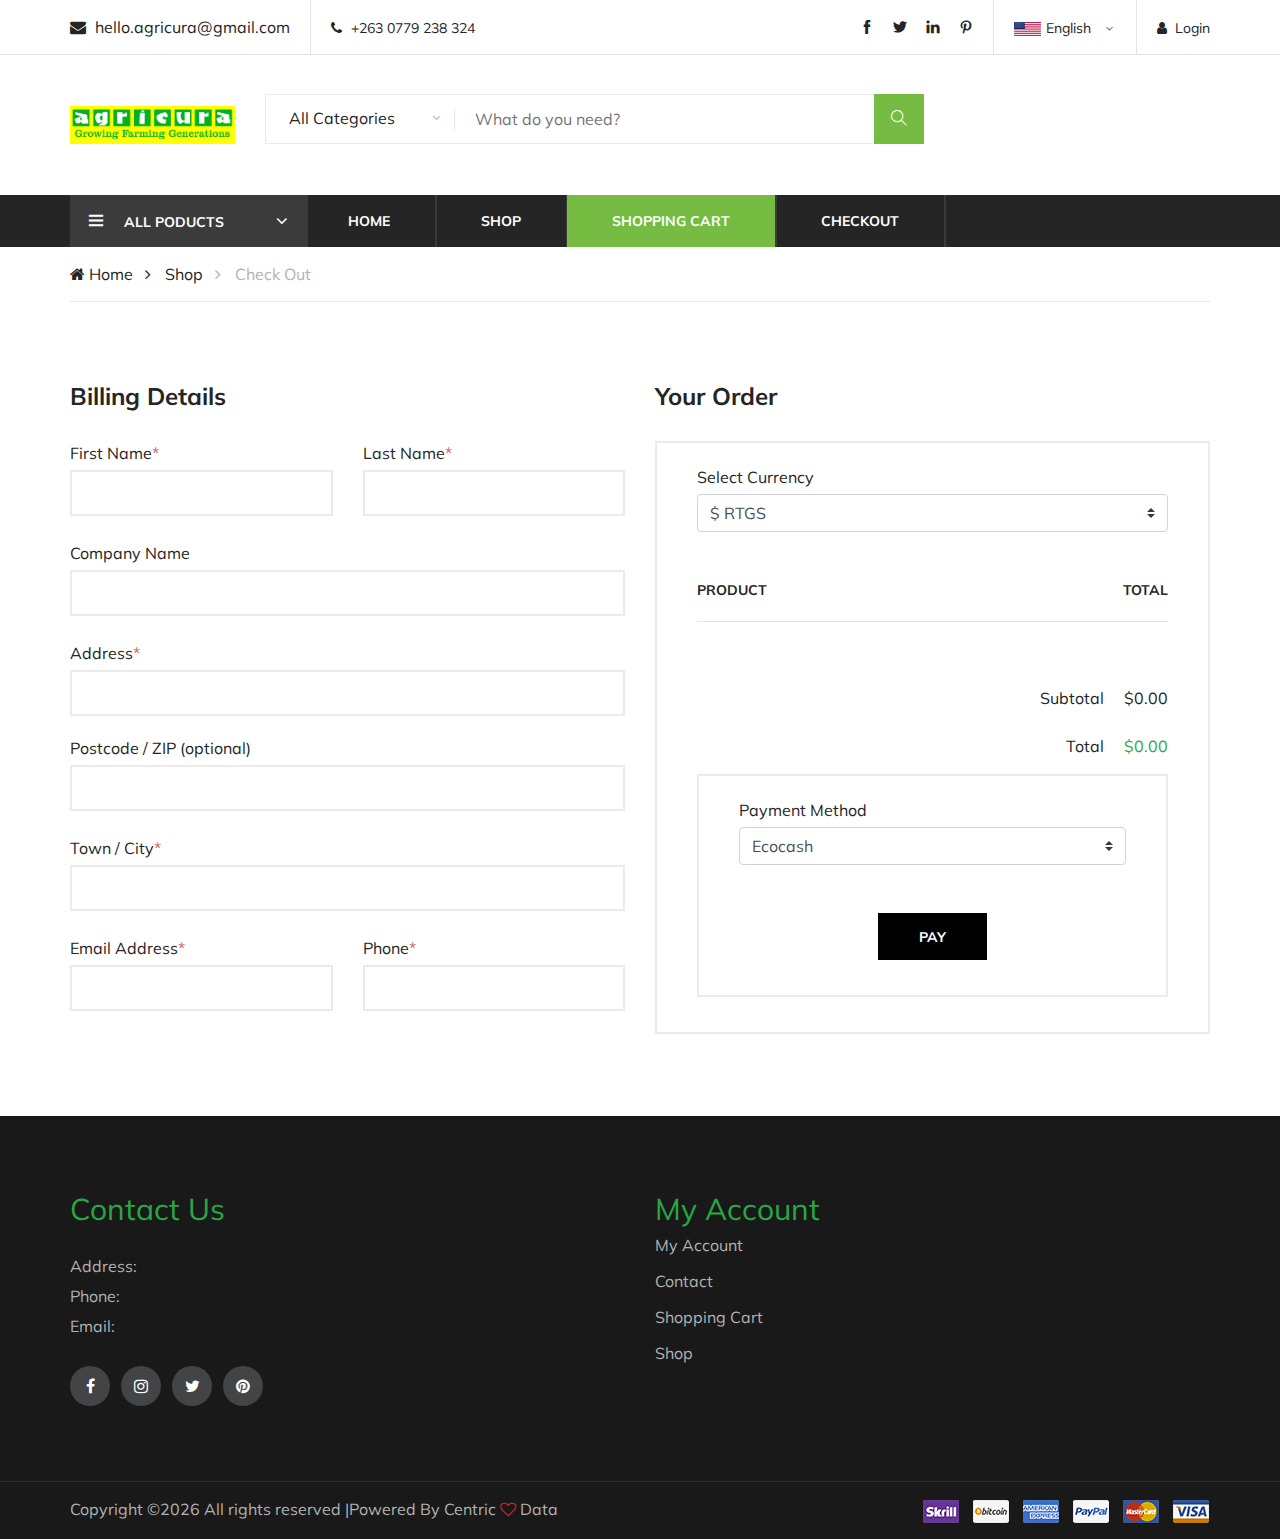
<file: check-out.html>
<!DOCTYPE html>
<html lang="zxx">

<head>
    <meta charset="UTF-8">
    <meta name="description" content="Fashi Template">
    <meta name="keywords" content="Fashi, unica, creative, html">
    <meta name="viewport" content="width=device-width, initial-scale=1.0">
    <meta http-equiv="X-UA-Compatible" content="ie=edge">
    <title>Agricura Online Shop</title>

    <!-- Google Font -->
    <link href="https://fonts.googleapis.com/css?family=Muli:300,400,500,600,700,800,900&display=swap" rel="stylesheet">

    <!-- Css Styles -->
    <link rel="stylesheet" href="css/bootstrap.min.css" type="text/css">
    <link rel="stylesheet" href="css/font-awesome.min.css" type="text/css">
    <link rel="stylesheet" href="css/themify-icons.css" type="text/css">
    <link rel="stylesheet" href="css/elegant-icons.css" type="text/css">
    <link rel="stylesheet" href="css/owl.carousel.min.css" type="text/css">
    <link rel="stylesheet" href="css/nice-select.css" type="text/css">
    <link rel="stylesheet" href="css/jquery-ui.min.css" type="text/css">
    <link rel="stylesheet" href="css/slicknav.min.css" type="text/css">
    <link rel="stylesheet" href="css/style.css" type="text/css">
</head>

<body>
    <!-- Page Preloder -->
    <div id="preloder">
        <div class="loader"></div>
    </div>

    <!-- Header Section Begin -->
    <header class="header-section">
        <div class="header-top">
            <div class="container">
                <div class="ht-left">
                    <div class="mail-service">
                        <i class=" fa fa-envelope"></i>
                        hello.agricura@gmail.com
                    </div>
                    <div class="phone-service">
                        <i class=" fa fa-phone"></i>
                        +263 0779 238 324
                    </div>
                </div>
                <div class="ht-right">
                    <a href="#" class="login-panel"><i class="fa fa-user"></i>Login</a>
                    <div class="lan-selector">
                        <select class="language_drop" name="countries" id="countries" style="width:300px;">
                            <option value='yt' data-image="img/flag-1.jpg" data-imagecss="flag yt"
                                data-title="English">English</option>
                            
                        </select>
                    </div>
                    <div class="top-social">
                        <a href="#"><i class="ti-facebook"></i></a>
                        <a href="#"><i class="ti-twitter-alt"></i></a>
                        <a href="#"><i class="ti-linkedin"></i></a>
                        <a href="#"><i class="ti-pinterest"></i></a>
                    </div>
                </div>
            </div>
        </div>
        <div class="container">
            <div class="inner-header">
                <div class="row">
                    <div class="col-lg-2 col-md-2">
                        <div class="logo">
                            <a href="./index.html">
                                <img src="imagess/aagricura_logo.png" alt="">
                            </a>
                        </div>
                    </div>
                    <div class="col-lg-7 col-md-7">
                        <div class="advanced-search">
                            <button type="button" class="category-btn">All Categories</button>
                            <div class="input-group">
                                <input type="text" placeholder="What do you need?">
                                <button type="button"><i class="ti-search"></i></button>
                            </div>
                        </div>
                    </div>
                    <div class="col-lg-3 text-right col-md-3">
                        
                    </div>
                </div>
            </div>
        </div>
        <div class="nav-item">
            <div class="container">
                <div class="nav-depart">
                    <div class="depart-btn">
                        <i class="ti-menu"></i>
                        <span>All Poducts</span>
                        <ul class="depart-hover">
                            <li class="active"><a href="#"></a></li>
                            <li><a href="#">Insecticides</a></li>
                            <li><a href="#">Hebicides</a></li>
                            <li><a href="#">Fungicides</a></li>
                            <li><a href="#">Nematicides</a></li>
                            <li><a href="#">Growth Regulants</a></li>
                            <li><a href="#">Animal Health</a></li>
                            <li><a href="#">Fertilizers</a></li>
                        </ul>
                    </div>
                </div>
                <nav class="nav-menu mobile-menu">
                    <ul>
                        <li ><a href="./index.html">Home</a></li>
                        <li><a href="./shop.html">Shop</a></li>
                        <li class="active"><a href="./shopping-cart.html">Shopping Cart</a></li>
                        <li><a href="./check-out.html">Checkout</a></li>
                    </ul>
                </nav>
                <div id="mobile-menu-wrap"></div>
            </div>
        </div>
    </header>
    <!-- Header End -->

    <!-- Breadcrumb Section Begin -->
    <div class="breacrumb-section">
        <div class="container">
            <div class="row">
                <div class="col-lg-12">
                    <div class="breadcrumb-text product-more">
                        <a href="./index.html"><i class="fa fa-home"></i> Home</a>
                        <a href="./shop.html">Shop</a>
                        <span>Check Out</span>
                    </div>
                </div>
            </div>
        </div>
    </div>
    <!-- Breadcrumb Section Begin -->

    <!-- Shopping Cart Section Begin -->
    <section class="checkout-section spad">
        <div class="container">
            <form action="#" class="checkout-form">
                <div class="row">
                    <div class="col-lg-6">
                        
                        <h4>Billing Details</h4>
                        <div class="row">
                            <div class="col-lg-6">
                                <label for="fir">First Name<span>*</span></label>
                                <input type="text" id="fir">
                            </div>
                            <div class="col-lg-6">
                                <label for="last">Last Name<span>*</span></label>
                                <input type="text" id="last">
                            </div>
                            <div class="col-lg-12">
                                <label for="cun-name">Company Name</label>
                                <input type="text" id="cun-name">
                            </div>
                           
                            <div class="col-lg-12">
                                <label for="street">Address<span>*</span></label>
                                <input type="text" id="street" class="street-first">
                                
                            </div>
                            <div class="col-lg-12">
                                <label for="zip">Postcode / ZIP (optional)</label>
                                <input type="text" id="zip">
                            </div>
                            <div class="col-lg-12">
                                <label for="town">Town / City<span>*</span></label>
                                <input type="text" id="town">
                            </div>
                            <div class="col-lg-6">
                                <label for="email">Email Address<span>*</span></label>
                                <input type="text" id="email">
                            </div>
                            <div class="col-lg-6">
                                <label for="phone">Phone<span>*</span></label>
                                <input type="text" id="phone">
                            </div>
                            <div class="col-lg-12">
                                
                            </div>
                        </div>
                    </div>
                    <div class="col-lg-6">
                        
                        <div class="place-order">
                            <h4>Your Order</h4>
                            <div class="order-total ">
                                <label>Select Currency</label>
                                <div class="input-group mb-5">
                                    <select class="custom-select" id="inputGroupSelect01">
                                            <option selected>$ RTGS</option>
                                            <option value="1">$ USD</option>
                                            <option value="2">$ RTGS</option>
                                          </select>
                                        </div>
                                <ul class="order-table">
                                    <li>Product <span>Total</span></li>
                                   
                                
                                    
                                </ul>
                                <ul class="text-right mb-3 " style="list-style:  none">
                                        <li class="mb-4">Subtotal <span class="sub-total ml-3">$0.00</span></li>
                                        <li >Total <span class="text-success total-price ml-3" >$0.00</span></li>
                                </ul>
                                
                                <div class="order-total ">
                                        <label>Payment Method</label>
                                        <div class="input-group mb-5">
                                            <select class="custom-select" id="inputGroupSelect01">
                                                    <option selected>Ecocash</option>
                                                    <option value="1">Telecash </option>
                                                    <option value="2">PayNow</option>
                                                    <option value="2">Credit Card</option>
                                                  </select>
                                                </div>
                                <div class="order-btn">
                                    <button type="submit" class="site-btn place-btn">Pay</button>
                                </div>
                            </div>
                        </div>
                    </div>
                </div>
            </form>
        </div>
    </section>
    <!-- Shopping Cart Section End -->

    <!-- Partner Logo Section Begin -->
    
    <!-- Partner Logo Section End -->

    <!-- Footer Section Begin -->
    <footer class="footer-section">
        <div class="container">
            <div class="row">
                <div class="col-lg-3">
                    <div class="footer-left">
                        <div class="footer-logo">
                            <h3 class="text-success">Contact Us </h3>
                        </div>
                        <ul>
                            <li>Address: </li>
                            <li>Phone: </li>
                            <li>Email: </li>
                        </ul>
                        <div class="footer-social">
                            <a href="#"><i class="fa fa-facebook"></i></a>
                            <a href="#"><i class="fa fa-instagram"></i></a>
                            <a href="#"><i class="fa fa-twitter"></i></a>
                            <a href="#"><i class="fa fa-pinterest"></i></a>
                        </div>
                    </div>
                </div>
                <div class="col-lg-2 offset-lg-1">
                    
                </div>
                <div class="col-lg-2">
                    <div class="footer-widget">
                        <h3 class="text-success">My Account</h3>
                        <ul>
                            <li><a href="#">My Account</a></li>
                            <li><a href="#">Contact</a></li>
                            <li><a href="#">Shopping Cart</a></li>
                            <li><a href="#">Shop</a></li>
                        </ul>
                    </div>
                </div>
               
                    
                </div>
            </div>
        </div>
        <div class="copyright-reserved">
            <div class="container">
                <div class="row">
                    <div class="col-lg-12">
                        <div class="copyright-text">
                            <!-- Link back to Colorlib can't be removed. Template is licensed under CC BY 3.0. -->
Copyright &copy;<script>document.write(new Date().getFullYear());</script> All rights reserved |Powered By Centric  <i class="fa fa-heart-o" aria-hidden="true"></i> <a href="https://www.centricdata.net" target="_blank">Data</a>
<!-- Link back to Colorlib can't be removed. Template is licensed under CC BY 3.0. -->
                        </div>
                        <div class="payment-pic">
                            <img src="img/payment-method.png" alt="">
                        </div>
                    </div>
                </div>
            </div>
        </div>
    </footer>
    <!-- Footer Section End -->

    <!-- Js Plugins -->
    <script src="js/jquery-3.3.1.min.js"></script>
    <script src="js/bootstrap.min.js"></script>
    <script src="js/jquery-ui.min.js"></script>
    <script src="js/jquery.countdown.min.js"></script>
    <script src="js/jquery.nice-select.min.js"></script>
    <script src="js/jquery.zoom.min.js"></script>
    <script src="js/jquery.dd.min.js"></script>
    <script src="js/jquery.slicknav.js"></script>
    <script src="js/owl.carousel.min.js"></script>
    <script src="js/main.js"></script>
    <script src="js/checkout.js"></script>
</body>

</html>
</file>
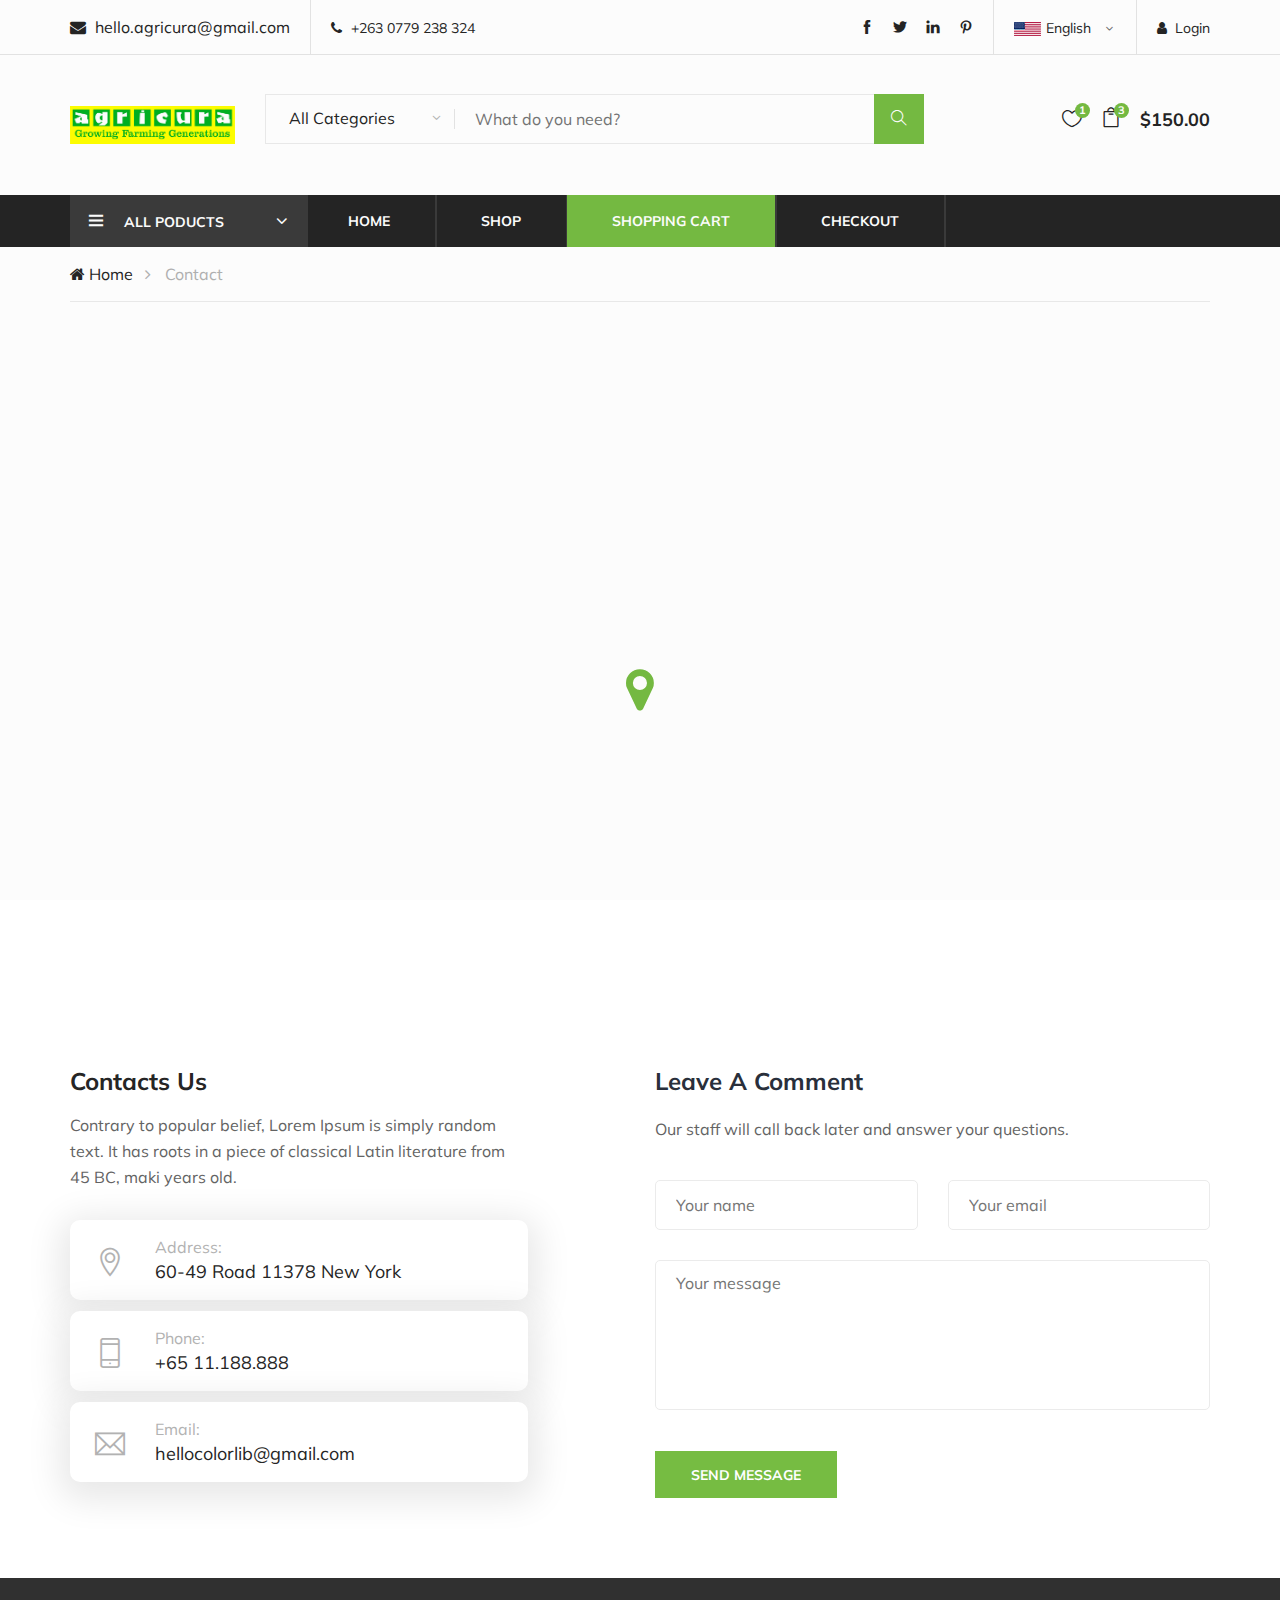
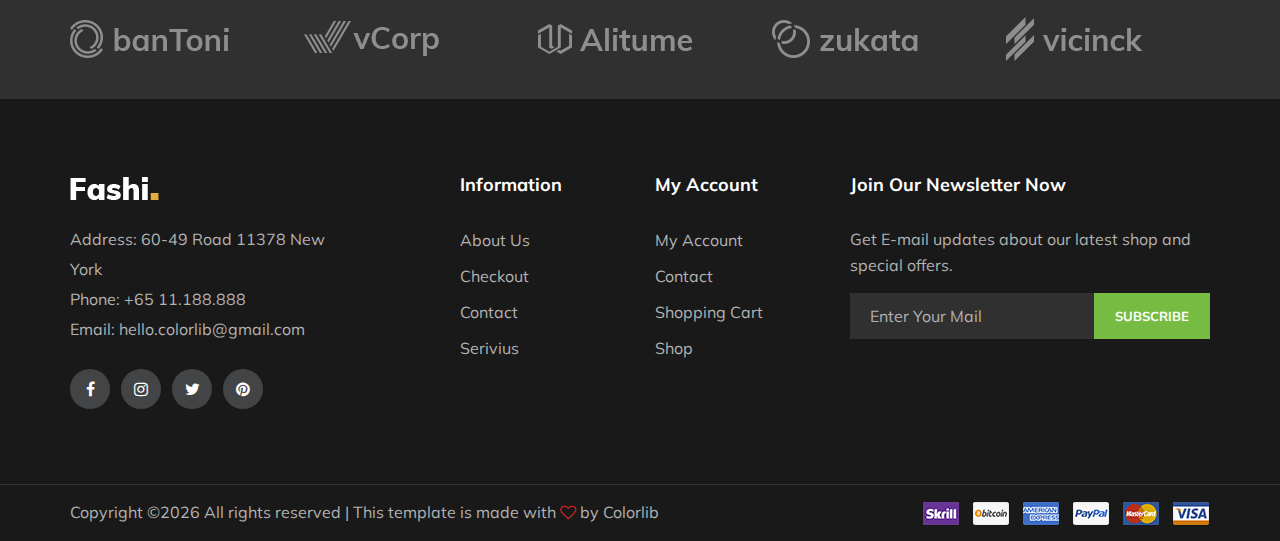
<file: contact.html>
<!DOCTYPE html>
<html lang="zxx">

<head>
    <meta charset="UTF-8">
    <meta name="description" content="Fashi Template">
    <meta name="keywords" content="Fashi, unica, creative, html">
    <meta name="viewport" content="width=device-width, initial-scale=1.0">
    <meta http-equiv="X-UA-Compatible" content="ie=edge">
    <title>Agricura Online Shop</title>

    <!-- Google Font -->
    <link href="https://fonts.googleapis.com/css?family=Muli:300,400,500,600,700,800,900&display=swap" rel="stylesheet">

    <!-- Css Styles -->
    <link rel="stylesheet" href="css/bootstrap.min.css" type="text/css">
    <link rel="stylesheet" href="css/font-awesome.min.css" type="text/css">
    <link rel="stylesheet" href="css/themify-icons.css" type="text/css">
    <link rel="stylesheet" href="css/elegant-icons.css" type="text/css">
    <link rel="stylesheet" href="css/owl.carousel.min.css" type="text/css">
    <link rel="stylesheet" href="css/nice-select.css" type="text/css">
    <link rel="stylesheet" href="css/jquery-ui.min.css" type="text/css">
    <link rel="stylesheet" href="css/slicknav.min.css" type="text/css">
    <link rel="stylesheet" href="css/style.css" type="text/css">
</head>

<body>
    <!-- Page Preloder -->
    <div id="preloder">
        <div class="loader"></div>
    </div>

    <!-- Header Section Begin -->
    <header class="header-section">
        <div class="header-top">
            <div class="container">
                <div class="ht-left">
                    <div class="mail-service">
                        <i class=" fa fa-envelope"></i>
                        hello.agricura@gmail.com
                    </div>
                    <div class="phone-service">
                        <i class=" fa fa-phone"></i>
                        +263 0779 238 324
                    </div>
                </div>
                <div class="ht-right">
                    <a href="#" class="login-panel"><i class="fa fa-user"></i>Login</a>
                    <div class="lan-selector">
                        <select class="language_drop" name="countries" id="countries" style="width:300px;">
                            <option value='yt' data-image="img/flag-1.jpg" data-imagecss="flag yt"
                                data-title="English">English</option>
                            
                        </select>
                    </div>
                    <div class="top-social">
                        <a href="#"><i class="ti-facebook"></i></a>
                        <a href="#"><i class="ti-twitter-alt"></i></a>
                        <a href="#"><i class="ti-linkedin"></i></a>
                        <a href="#"><i class="ti-pinterest"></i></a>
                    </div>
                </div>
            </div>
        </div>
        <div class="container">
            <div class="inner-header">
                <div class="row">
                    <div class="col-lg-2 col-md-2">
                        <div class="logo">
                            <a href="./index.html">
                                <img src="imagess/aagricura_logo.png" alt="">
                            </a>
                        </div>
                    </div>
                    <div class="col-lg-7 col-md-7">
                        <div class="advanced-search">
                            <button type="button" class="category-btn">All Categories</button>
                            <div class="input-group">
                                <input type="text" placeholder="What do you need?">
                                <button type="button"><i class="ti-search"></i></button>
                            </div>
                        </div>
                    </div>
                    <div class="col-lg-3 text-right col-md-3">
                        <ul class="nav-right">
                            <li class="heart-icon"><a href="#">
                                    <i class="icon_heart_alt"></i>
                                    <span>1</span>
                                </a>
                            </li>
                            <li class="cart-icon"><a href="#">
                                    <i class="icon_bag_alt"></i>
                                    <span>3</span>
                                </a>
                                <div class="cart-hover">
                                    <div class="select-items">
                                        <table>
                                            <tbody class="tbody" > 
                                                <tr>
                                                    <td class="si-pic"><img src="img/select-product-1.jpg" class="imageproduct"    alt=""></td>
                                                    <td class="si-text">
                                                        <div class="product-selected">
                                                            <p>$60.00 x 1</p>
                                                            <h6>Kabino Bedside Table</h6>
                                                        </div>
                                                    </td>
                                                    <td class="si-close">
                                                        <i class="ti-close"></i>
                                                    </td>
                                                </tr>
                                                <tr>
                                                    <td class="si-pic"><img src="img/select-product-2.jpg" class="imageproduct"    alt=""></td>
                                                    <td class="si-text">
                                                        <div class="product-selected">
                                                            <p>$60.00 x 1</p>
                                                            <h6>Kabino Bedside Table</h6>
                                                        </div>
                                                    </td>
                                                    <td class="si-close">
                                                        <i class="ti-close"></i>
                                                    </td>
                                                </tr>
                                            </tbody>
                                        </table>
                                    </div>
                                    <div class="select-total">
                                        <span>total:</span>
                                        <h5>$120.00</h5>
                                    </div>
                                    <div class="select-button">
                                        <a href="#" class="primary-btn view-card">VIEW CARD</a>
                                        <a href="#" class="primary-btn checkout-btn">CHECK OUT</a>
                                    </div>
                                </div>
                            </li>
                            <li class="cart-price">$150.00</li>
                        </ul>
                    </div>
                </div>
            </div>
        </div>
        <div class="nav-item">
            <div class="container">
                <div class="nav-depart">
                    <div class="depart-btn">
                        <i class="ti-menu"></i>
                        <span>All Poducts</span>
                        <ul class="depart-hover">
                            <li class="active"><a href="#"></a></li>
                            <li><a href="#">Insecticides</a></li>
                            <li><a href="#">Hebicides</a></li>
                            <li><a href="#">Fungicides</a></li>
                            <li><a href="#">Nematicides</a></li>
                            <li><a href="#">Growth Regulants</a></li>
                            <li><a href="#">Animal Health</a></li>
                            <li><a href="#">Fertilizers</a></li>
                        </ul>
                    </div>
                </div>
                <nav class="nav-menu mobile-menu">
                    <ul>
                        <li ><a href="./index.html">Home</a></li>
                        <li><a href="./shop.html">Shop</a></li>
                        <li class="active"><a href="./shopping-cart.html">Shopping Cart</a></li>
                        <li><a href="./check-out.html">Checkout</a></li>
                    </ul>
                </nav>
                <div id="mobile-menu-wrap"></div>
            </div>
        </div>
    </header>
    <!-- Header End -->

    <!-- Breadcrumb Section Begin -->
    <div class="breacrumb-section">
        <div class="container">
            <div class="row">
                <div class="col-lg-12">
                    <div class="breadcrumb-text">
                        <a href="#"><i class="fa fa-home"></i> Home</a>
                        <span>Contact</span>
                    </div>
                </div>
            </div>
        </div>
    </div>
    <!-- Breadcrumb Section Begin -->

    <!-- Map Section Begin -->
    <div class="map spad">
        <div class="container">
            <div class="map-inner">
                <iframe
                    src="https://www.google.com/maps/embed?pb=!1m18!1m12!1m3!1d48158.305462977965!2d-74.13283844036356!3d41.02757295168286!2m3!1f0!2f0!3f0!3m2!1i1024!2i768!4f13.1!3m3!1m2!1s0x89c2e440473470d7%3A0xcaf503ca2ee57958!2sSaddle%20River%2C%20NJ%2007458%2C%20USA!5e0!3m2!1sen!2sbd!4v1575917275626!5m2!1sen!2sbd"
                    height="610" style="border:0" allowfullscreen="">
                </iframe>
                <div class="icon">
                    <i class="fa fa-map-marker"></i>
                </div>
            </div>
        </div>
    </div>
    <!-- Map Section Begin -->

    <!-- Contact Section Begin -->
    <section class="contact-section spad">
        <div class="container">
            <div class="row">
                <div class="col-lg-5">
                    <div class="contact-title">
                        <h4>Contacts Us</h4>
                        <p>Contrary to popular belief, Lorem Ipsum is simply random text. It has roots in a piece of
                            classical Latin literature from 45 BC, maki years old.</p>
                    </div>
                    <div class="contact-widget">
                        <div class="cw-item">
                            <div class="ci-icon">
                                <i class="ti-location-pin"></i>
                            </div>
                            <div class="ci-text">
                                <span>Address:</span>
                                <p>60-49 Road 11378 New York</p>
                            </div>
                        </div>
                        <div class="cw-item">
                            <div class="ci-icon">
                                <i class="ti-mobile"></i>
                            </div>
                            <div class="ci-text">
                                <span>Phone:</span>
                                <p>+65 11.188.888</p>
                            </div>
                        </div>
                        <div class="cw-item">
                            <div class="ci-icon">
                                <i class="ti-email"></i>
                            </div>
                            <div class="ci-text">
                                <span>Email:</span>
                                <p>hellocolorlib@gmail.com</p>
                            </div>
                        </div>
                    </div>
                </div>
                <div class="col-lg-6 offset-lg-1">
                    <div class="contact-form">
                        <div class="leave-comment">
                            <h4>Leave A Comment</h4>
                            <p>Our staff will call back later and answer your questions.</p>
                            <form action="#" class="comment-form">
                                <div class="row">
                                    <div class="col-lg-6">
                                        <input type="text" placeholder="Your name">
                                    </div>
                                    <div class="col-lg-6">
                                        <input type="text" placeholder="Your email">
                                    </div>
                                    <div class="col-lg-12">
                                        <textarea placeholder="Your message"></textarea>
                                        <button type="submit" class="site-btn">Send message</button>
                                    </div>
                                </div>
                            </form>
                        </div>
                    </div>
                </div>
            </div>
        </div>
    </section>
    <!-- Contact Section End -->

    <!-- Partner Logo Section Begin -->
    <div class="partner-logo">
        <div class="container">
            <div class="logo-carousel owl-carousel">
                <div class="logo-item">
                    <div class="tablecell-inner">
                        <img src="img/logo-carousel/logo-1.png" alt="">
                    </div>
                </div>
                <div class="logo-item">
                    <div class="tablecell-inner">
                        <img src="img/logo-carousel/logo-2.png" alt="">
                    </div>
                </div>
                <div class="logo-item">
                    <div class="tablecell-inner">
                        <img src="img/logo-carousel/logo-3.png" alt="">
                    </div>
                </div>
                <div class="logo-item">
                    <div class="tablecell-inner">
                        <img src="img/logo-carousel/logo-4.png" alt="">
                    </div>
                </div>
                <div class="logo-item">
                    <div class="tablecell-inner">
                        <img src="img/logo-carousel/logo-5.png" alt="">
                    </div>
                </div>
            </div>
        </div>
    </div>
    <!-- Partner Logo Section End -->

    <!-- Footer Section Begin -->
    <footer class="footer-section">
        <div class="container">
            <div class="row">
                <div class="col-lg-3">
                    <div class="footer-left">
                        <div class="footer-logo">
                            <a href="#"><img src="img/footer-logo.png" alt=""></a>
                        </div>
                        <ul>
                            <li>Address: 60-49 Road 11378 New York</li>
                            <li>Phone: +65 11.188.888</li>
                            <li>Email: hello.colorlib@gmail.com</li>
                        </ul>
                        <div class="footer-social">
                            <a href="#"><i class="fa fa-facebook"></i></a>
                            <a href="#"><i class="fa fa-instagram"></i></a>
                            <a href="#"><i class="fa fa-twitter"></i></a>
                            <a href="#"><i class="fa fa-pinterest"></i></a>
                        </div>
                    </div>
                </div>
                <div class="col-lg-2 offset-lg-1">
                    <div class="footer-widget">
                        <h5>Information</h5>
                        <ul>
                            <li><a href="#">About Us</a></li>
                            <li><a href="#">Checkout</a></li>
                            <li><a href="#">Contact</a></li>
                            <li><a href="#">Serivius</a></li>
                        </ul>
                    </div>
                </div>
                <div class="col-lg-2">
                    <div class="footer-widget">
                        <h5>My Account</h5>
                        <ul>
                            <li><a href="#">My Account</a></li>
                            <li><a href="#">Contact</a></li>
                            <li><a href="#">Shopping Cart</a></li>
                            <li><a href="#">Shop</a></li>
                        </ul>
                    </div>
                </div>
                <div class="col-lg-4">
                    <div class="newslatter-item">
                        <h5>Join Our Newsletter Now</h5>
                        <p>Get E-mail updates about our latest shop and special offers.</p>
                        <form action="#" class="subscribe-form">
                            <input type="text" placeholder="Enter Your Mail">
                            <button type="button">Subscribe</button>
                        </form>
                    </div>
                </div>
            </div>
        </div>
        <div class="copyright-reserved">
            <div class="container">
                <div class="row">
                    <div class="col-lg-12">
                        <div class="copyright-text">
                            <!-- Link back to Colorlib can't be removed. Template is licensed under CC BY 3.0. -->
Copyright &copy;<script>document.write(new Date().getFullYear());</script> All rights reserved | This template is made with <i class="fa fa-heart-o" aria-hidden="true"></i> by <a href="https://colorlib.com" target="_blank">Colorlib</a>
<!-- Link back to Colorlib can't be removed. Template is licensed under CC BY 3.0. -->
                        </div>
                        <div class="payment-pic">
                            <img src="img/payment-method.png" alt="">
                        </div>
                    </div>
                </div>
            </div>
        </div>
    </footer>
    <!-- Footer Section End -->

    <!-- Js Plugins -->
    <script src="js/jquery-3.3.1.min.js"></script>
    <script src="js/bootstrap.min.js"></script>
    <script src="js/jquery-ui.min.js"></script>
    <script src="js/jquery.countdown.min.js"></script>
    <script src="js/jquery.nice-select.min.js"></script>
    <script src="js/jquery.zoom.min.js"></script>
    <script src="js/jquery.dd.min.js"></script>
    <script src="js/jquery.slicknav.js"></script>
    <script src="js/owl.carousel.min.js"></script>
    <script src="js/main.js"></script>
</body>

</html>
</file>
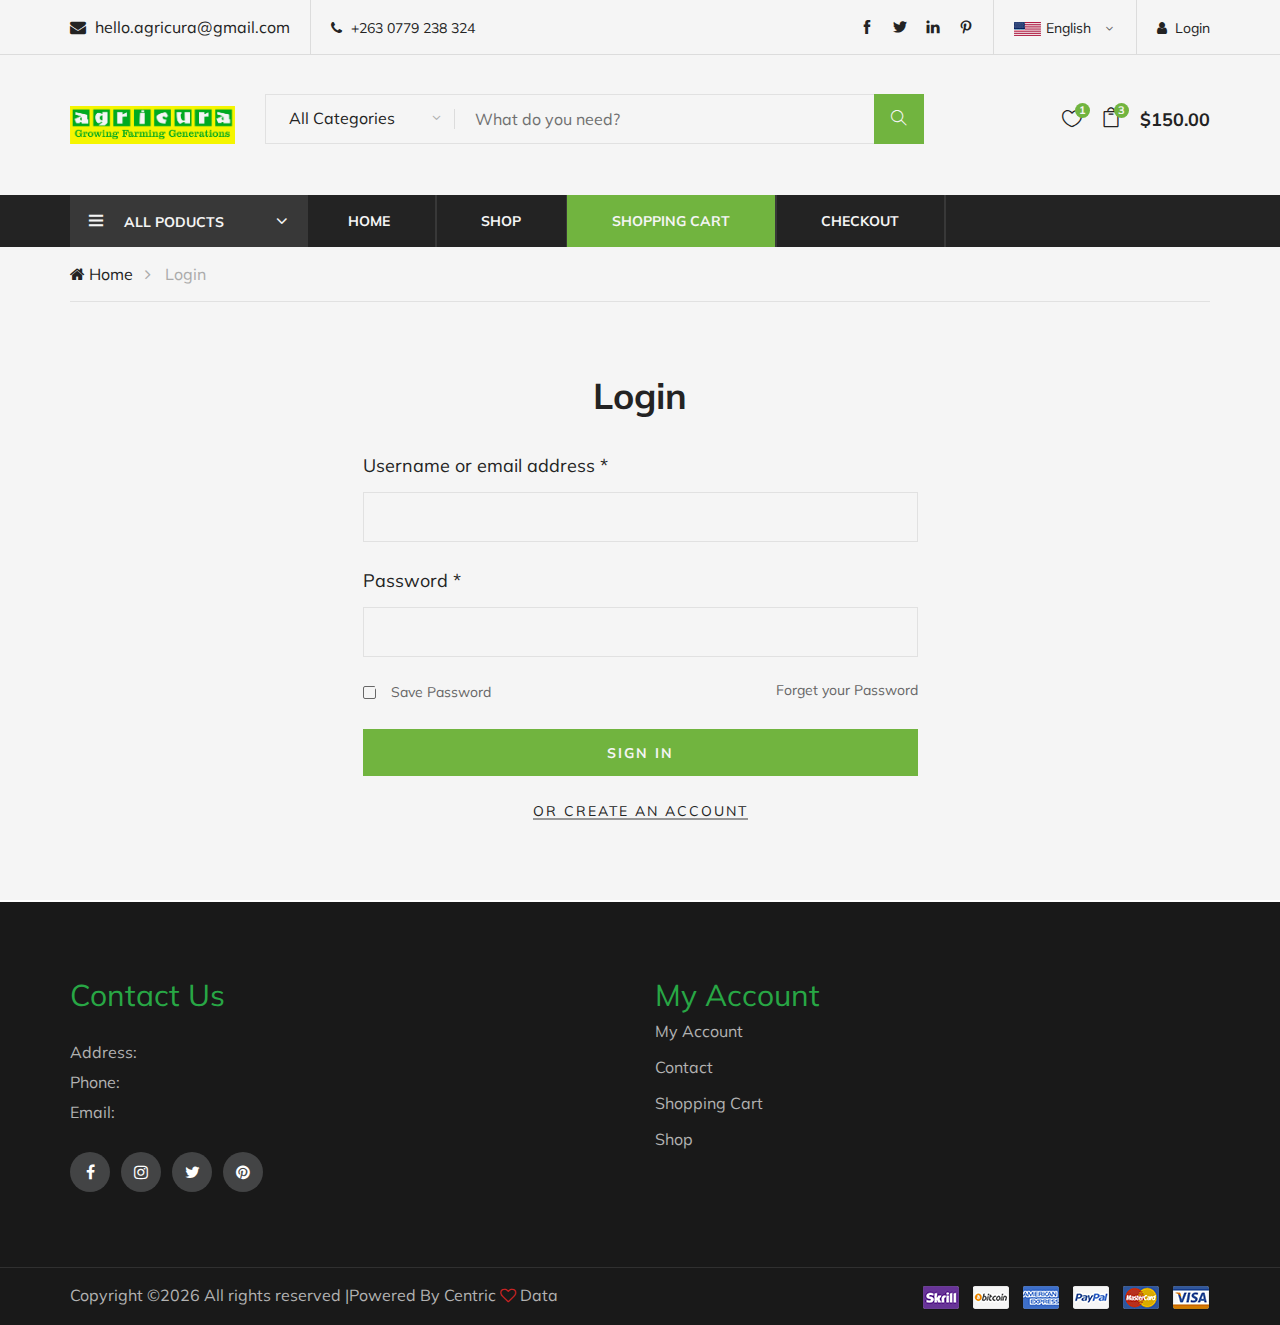
<file: login.html>
<!DOCTYPE html>
<html lang="zxx">

<head>
    <meta charset="UTF-8">
    <meta name="description" content="Fashi Template">
    <meta name="keywords" content="Fashi, unica, creative, html">
    <meta name="viewport" content="width=device-width, initial-scale=1.0">
    <meta http-equiv="X-UA-Compatible" content="ie=edge">
    <title>Agricura Online Shop</title>

    <!-- Google Font -->
    <link href="https://fonts.googleapis.com/css?family=Muli:300,400,500,600,700,800,900&display=swap" rel="stylesheet">

    <!-- Css Styles -->
    <link rel="stylesheet" href="css/bootstrap.min.css" type="text/css">
    <link rel="stylesheet" href="css/font-awesome.min.css" type="text/css">
    <link rel="stylesheet" href="css/themify-icons.css" type="text/css">
    <link rel="stylesheet" href="css/elegant-icons.css" type="text/css">
    <link rel="stylesheet" href="css/owl.carousel.min.css" type="text/css">
    <link rel="stylesheet" href="css/nice-select.css" type="text/css">
    <link rel="stylesheet" href="css/jquery-ui.min.css" type="text/css">
    <link rel="stylesheet" href="css/slicknav.min.css" type="text/css">
    <link rel="stylesheet" href="css/style.css" type="text/css">
</head>

<body>
    <!-- Page Preloder -->
    <div id="preloder">
        <div class="loader"></div>
    </div>

    <!-- Header Section Begin -->
    <header class="header-section">
        <div class="header-top">
            <div class="container">
                <div class="ht-left">
                    <div class="mail-service">
                        <i class=" fa fa-envelope"></i>
                        hello.agricura@gmail.com
                    </div>
                    <div class="phone-service">
                        <i class=" fa fa-phone"></i>
                        +263 0779 238 324
                    </div>
                </div>
                <div class="ht-right">
                    <a href="#" class="login-panel"><i class="fa fa-user"></i>Login</a>
                    <div class="lan-selector">
                        <select class="language_drop" name="countries" id="countries" style="width:300px;">
                            <option value='yt' data-image="img/flag-1.jpg" data-imagecss="flag yt"
                                data-title="English">English</option>
                            
                        </select>
                    </div>
                    <div class="top-social">
                        <a href="#"><i class="ti-facebook"></i></a>
                        <a href="#"><i class="ti-twitter-alt"></i></a>
                        <a href="#"><i class="ti-linkedin"></i></a>
                        <a href="#"><i class="ti-pinterest"></i></a>
                    </div>
                </div>
            </div>
        </div>
        <div class="container">
            <div class="inner-header">
                <div class="row">
                    <div class="col-lg-2 col-md-2">
                        <div class="logo">
                            <a href="./index.html">
                                <img src="imagess/aagricura_logo.png" alt="">
                            </a>
                        </div>
                    </div>
                    <div class="col-lg-7 col-md-7">
                        <div class="advanced-search">
                            <button type="button" class="category-btn">All Categories</button>
                            <div class="input-group">
                                <input type="text" placeholder="What do you need?">
                                <button type="button"><i class="ti-search"></i></button>
                            </div>
                        </div>
                    </div>
                    <div class="col-lg-3 text-right col-md-3">
                        <ul class="nav-right">
                            <li class="heart-icon"><a href="#">
                                    <i class="icon_heart_alt"></i>
                                    <span>1</span>
                                </a>
                            </li>
                            <li class="cart-icon"><a href="#">
                                    <i class="icon_bag_alt"></i>
                                    <span>3</span>
                                </a>
                                <div class="cart-hover">
                                    <div class="select-items">
                                        <table>
                                            <tbody class="tbody" > 
                                                <tr>
                                                    <td class="si-pic"><img src="img/select-product-1.jpg" class="imageproduct"    alt=""></td>
                                                    <td class="si-text">
                                                        <div class="product-selected">
                                                            <p>$60.00 x 1</p>
                                                            <h6>Kabino Bedside Table</h6>
                                                        </div>
                                                    </td>
                                                    <td class="si-close">
                                                        <i class="ti-close"></i>
                                                    </td>
                                                </tr>
                                                <tr>
                                                    <td class="si-pic"><img src="img/select-product-2.jpg" class="imageproduct"    alt=""></td>
                                                    <td class="si-text">
                                                        <div class="product-selected">
                                                            <p>$60.00 x 1</p>
                                                            <h6>Kabino Bedside Table</h6>
                                                        </div>
                                                    </td>
                                                    <td class="si-close">
                                                        <i class="ti-close"></i>
                                                    </td>
                                                </tr>
                                            </tbody>
                                        </table>
                                    </div>
                                    <div class="select-total">
                                        <span>total:</span>
                                        <h5>$120.00</h5>
                                    </div>
                                    <div class="select-button">
                                        <a href="#" class="primary-btn view-card">VIEW CARD</a>
                                        <a href="#" class="primary-btn checkout-btn">CHECK OUT</a>
                                    </div>
                                </div>
                            </li>
                            <li class="cart-price">$150.00</li>
                        </ul>
                    </div>
                </div>
            </div>
        </div>
        <div class="nav-item">
            <div class="container">
                <div class="nav-depart">
                    <div class="depart-btn">
                        <i class="ti-menu"></i>
                        <span>All Poducts</span>
                        <ul class="depart-hover">
                            <li class="active"><a href="#"></a></li>
                            <li><a href="#">Insecticides</a></li>
                            <li><a href="#">Hebicides</a></li>
                            <li><a href="#">Fungicides</a></li>
                            <li><a href="#">Nematicides</a></li>
                            <li><a href="#">Growth Regulants</a></li>
                            <li><a href="#">Animal Health</a></li>
                            <li><a href="#">Fertilizers</a></li>
                        </ul>
                    </div>
                </div>
                <nav class="nav-menu mobile-menu">
                    <ul>
                        <li ><a href="./index.html">Home</a></li>
                        <li><a href="./shop.html">Shop</a></li>
                        <li class="active"><a href="./shopping-cart.html">Shopping Cart</a></li>
                        <li><a href="./check-out.html">Checkout</a></li>
                    </ul>
                </nav>
                <div id="mobile-menu-wrap"></div>
            </div>
        </div>
    </header>
    <!-- Header End -->

    <!-- Breadcrumb Section Begin -->
    <div class="breacrumb-section">
        <div class="container">
            <div class="row">
                <div class="col-lg-12">
                    <div class="breadcrumb-text">
                        <a href="#"><i class="fa fa-home"></i> Home</a>
                        <span>Login</span>
                    </div>
                </div>
            </div>
        </div>
    </div>
    <!-- Breadcrumb Form Section Begin -->

    <!-- Register Section Begin -->
    <div class="register-login-section spad">
        <div class="container">
            <div class="row">
                <div class="col-lg-6 offset-lg-3">
                    <div class="login-form">
                        <h2>Login</h2>
                        <form action="#">
                            <div class="group-input">
                                <label for="username">Username or email address *</label>
                                <input type="text" id="username">
                            </div>
                            <div class="group-input">
                                <label for="pass">Password *</label>
                                <input type="text" id="pass">
                            </div>
                            <div class="group-input gi-check">
                                <div class="gi-more">
                                    <label for="save-pass">
                                        Save Password
                                        <input type="checkbox" id="save-pass">
                                        <span class="checkmark"></span>
                                    </label>
                                    <a href="#" class="forget-pass">Forget your Password</a>
                                </div>
                            </div>
                            <button type="submit" class="site-btn login-btn">Sign In</button>
                        </form>
                        <div class="switch-login">
                            <a href="./register.html" class="or-login">Or Create An Account</a>
                        </div>
                    </div>
                </div>
            </div>
        </div>
    </div>
    <!-- Register Form Section End -->

    <!-- Partner Logo Section Begin -->
   
    <!-- Partner Logo Section End -->

    <!-- Footer Section Begin -->
    <footer class="footer-section">
        <div class="container">
            <div class="row">
                <div class="col-lg-3">
                    <div class="footer-left">
                        <div class="footer-logo">
                            <h3 class="text-success">Contact Us </h3>
                        </div>
                        <ul>
                            <li>Address: </li>
                            <li>Phone: </li>
                            <li>Email: </li>
                        </ul>
                        <div class="footer-social">
                            <a href="#"><i class="fa fa-facebook"></i></a>
                            <a href="#"><i class="fa fa-instagram"></i></a>
                            <a href="#"><i class="fa fa-twitter"></i></a>
                            <a href="#"><i class="fa fa-pinterest"></i></a>
                        </div>
                    </div>
                </div>
                <div class="col-lg-2 offset-lg-1">
                    
                </div>
                <div class="col-lg-2">
                    <div class="footer-widget">
                        <h3 class="text-success">My Account</h3>
                        <ul>
                            <li><a href="#">My Account</a></li>
                            <li><a href="#">Contact</a></li>
                            <li><a href="#">Shopping Cart</a></li>
                            <li><a href="#">Shop</a></li>
                        </ul>
                    </div>
                </div>
               
                    
                </div>
            </div>
        </div>
        <div class="copyright-reserved">
            <div class="container">
                <div class="row">
                    <div class="col-lg-12">
                        <div class="copyright-text">
                            <!-- Link back to Colorlib can't be removed. Template is licensed under CC BY 3.0. -->
Copyright &copy;<script>document.write(new Date().getFullYear());</script> All rights reserved |Powered By Centric  <i class="fa fa-heart-o" aria-hidden="true"></i> <a href="https://www.centricdata.net" target="_blank">Data</a>
<!-- Link back to Colorlib can't be removed. Template is licensed under CC BY 3.0. -->
                        </div>
                        <div class="payment-pic">
                            <img src="img/payment-method.png" alt="">
                        </div>
                    </div>
                </div>
            </div>
        </div>
    </footer>
    <!-- Footer Section End -->

    <!-- Js Plugins -->
    <script src="js/jquery-3.3.1.min.js"></script>
    <script src="js/bootstrap.min.js"></script>
    <script src="js/jquery-ui.min.js"></script>
    <script src="js/jquery.countdown.min.js"></script>
    <script src="js/jquery.nice-select.min.js"></script>
    <script src="js/jquery.zoom.min.js"></script>
    <script src="js/jquery.dd.min.js"></script>
    <script src="js/jquery.slicknav.js"></script>
    <script src="js/owl.carousel.min.js"></script>
    <script src="js/main.js"></script>
</body>

</html>
</file>
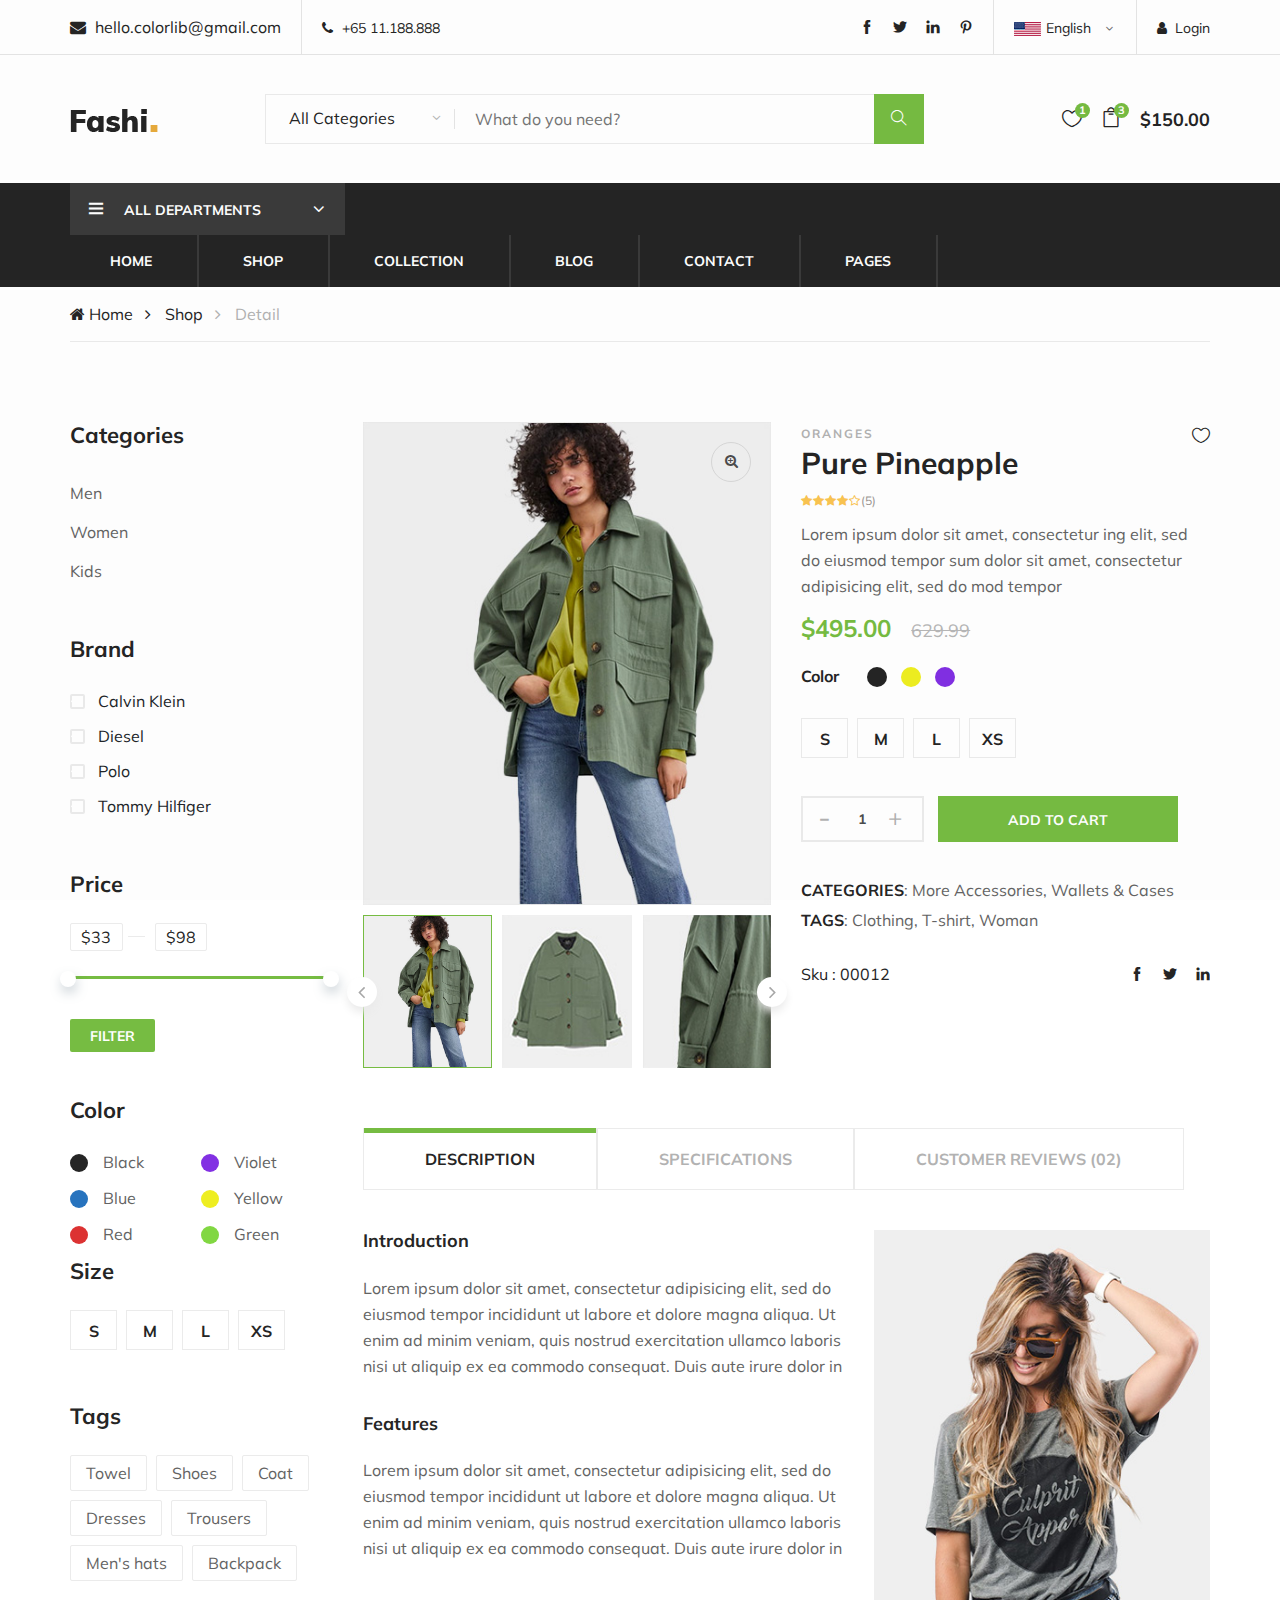
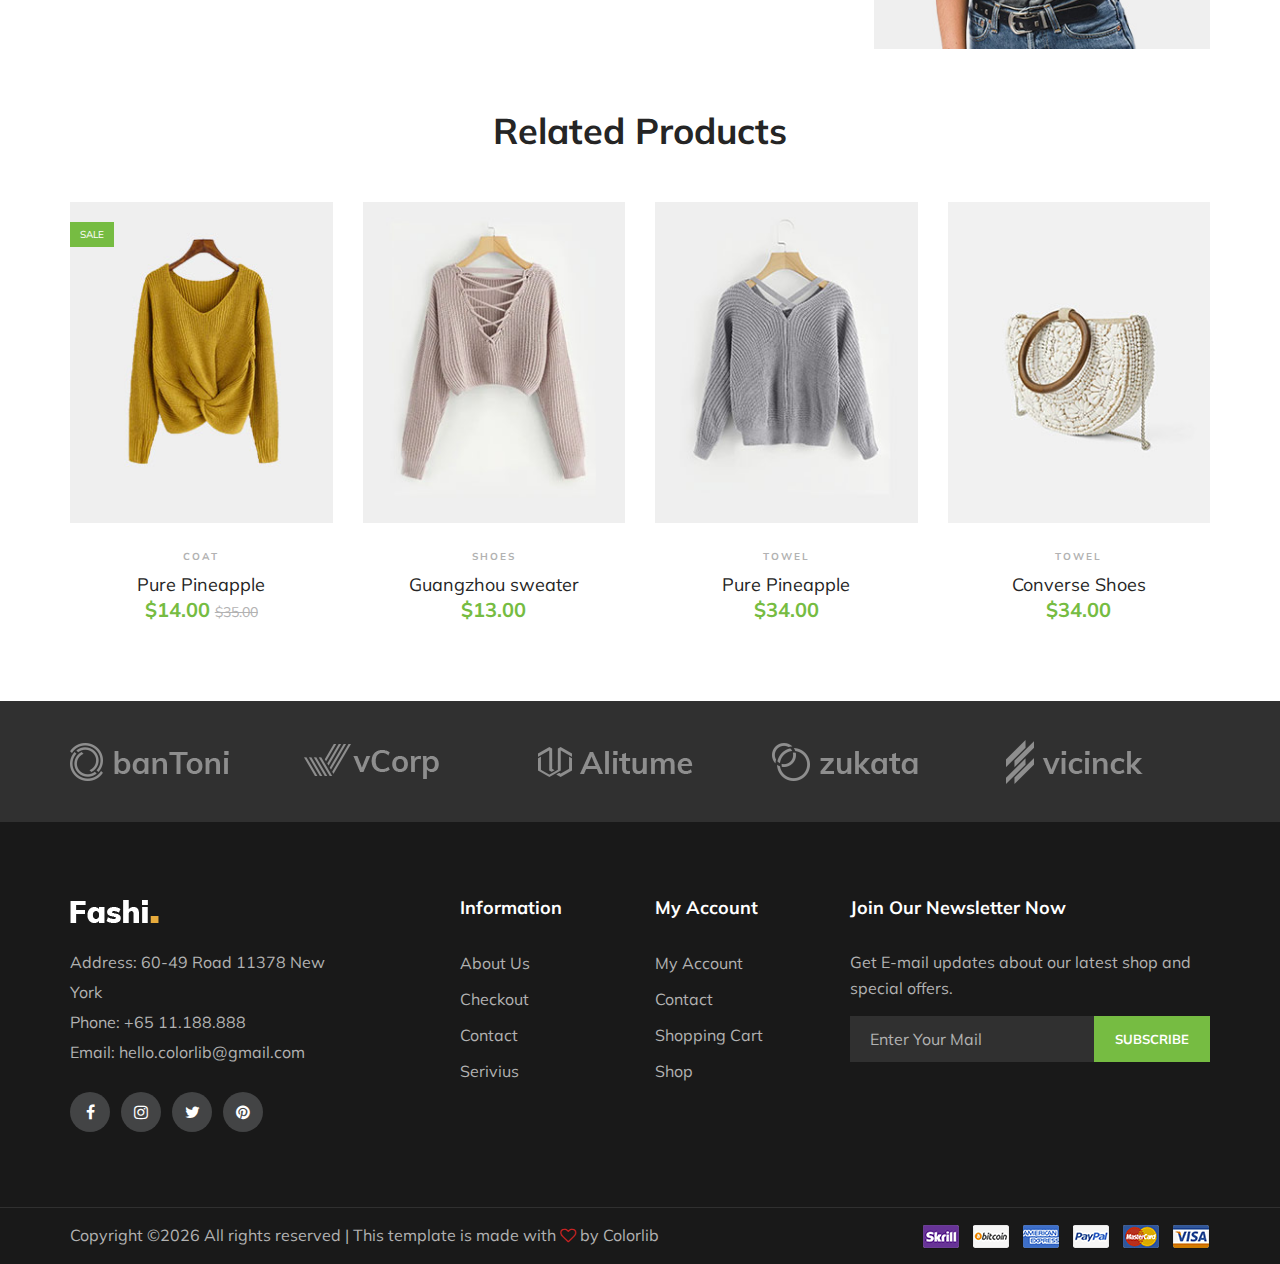
<file: product.html>
<!DOCTYPE html>
<html lang="zxx">

<head>
    <meta charset="UTF-8">
    <meta name="description" content="Fashi Template">
    <meta name="keywords" content="Fashi, unica, creative, html">
    <meta name="viewport" content="width=device-width, initial-scale=1.0">
    <meta http-equiv="X-UA-Compatible" content="ie=edge">
    <title>Agricura Online Shop</title>

    <!-- Google Font -->
    <link href="https://fonts.googleapis.com/css?family=Muli:300,400,500,600,700,800,900&display=swap" rel="stylesheet">

    <!-- Css Styles -->
    <link rel="stylesheet" href="css/bootstrap.min.css" type="text/css">
    <link rel="stylesheet" href="css/font-awesome.min.css" type="text/css">
    <link rel="stylesheet" href="css/themify-icons.css" type="text/css">
    <link rel="stylesheet" href="css/elegant-icons.css" type="text/css">
    <link rel="stylesheet" href="css/owl.carousel.min.css" type="text/css">
    <link rel="stylesheet" href="css/nice-select.css" type="text/css">
    <link rel="stylesheet" href="css/jquery-ui.min.css" type="text/css">
    <link rel="stylesheet" href="css/slicknav.min.css" type="text/css">
    <link rel="stylesheet" href="css/style.css" type="text/css">
</head>

<body>
    <!-- Page Preloder -->
    <div id="preloder">
        <div class="loader"></div>
    </div>

    <!-- Header Section Begin -->
    <header class="header-section">
        <div class="header-top">
            <div class="container">
                <div class="ht-left">
                    <div class="mail-service">
                        <i class=" fa fa-envelope"></i>
                        hello.colorlib@gmail.com
                    </div>
                    <div class="phone-service">
                        <i class=" fa fa-phone"></i>
                        +65 11.188.888
                    </div>
                </div>
                <div class="ht-right">
                    <a href="#" class="login-panel"><i class="fa fa-user"></i>Login</a>
                    <div class="lan-selector">
                        <select class="language_drop" name="countries" id="countries" style="width:300px;">
                            <option value='yt' data-image="img/flag-1.jpg" data-imagecss="flag yt"
                                data-title="English">English</option>
                            <option value='yu' data-image="img/flag-2.jpg" data-imagecss="flag yu"
                                data-title="Bangladesh">German </option>
                        </select>
                    </div>
                    <div class="top-social">
                        <a href="#"><i class="ti-facebook"></i></a>
                        <a href="#"><i class="ti-twitter-alt"></i></a>
                        <a href="#"><i class="ti-linkedin"></i></a>
                        <a href="#"><i class="ti-pinterest"></i></a>
                    </div>
                </div>
            </div>
        </div>
        <div class="container">
            <div class="inner-header">
                <div class="row">
                    <div class="col-lg-2 col-md-2">
                        <div class="logo">
                            <a href="./index.html">
                                <img src="img/logo.png" alt="">
                            </a>
                        </div>
                    </div>
                    <div class="col-lg-7 col-md-7">
                        <div class="advanced-search">
                            <button type="button" class="category-btn">All Categories</button>
                            <form action="#" class="input-group">
                                <input type="text" placeholder="What do you need?">
                                <button type="button"><i class="ti-search"></i></button>
                            </form>
                        </div>
                    </div>
                    <div class="col-lg-3 text-right col-md-3">
                        <ul class="nav-right">
                            <li class="heart-icon"><a href="#">
                                    <i class="icon_heart_alt"></i>
                                    <span>1</span>
                                </a>
                            </li>
                            <li class="cart-icon"><a href="#">
                                    <i class="icon_bag_alt"></i>
                                    <span>3</span>
                                </a>
                                <div class="cart-hover">
                                    <div class="select-items">
                                        <table>
                                            <tbody>
                                                <tr>
                                                    <td class="si-pic"><img src="img/select-product-1.jpg" alt=""></td>
                                                    <td class="si-text">
                                                        <div class="product-selected">
                                                            <p>$60.00 x 1</p>
                                                            <h6>Kabino Bedside Table</h6>
                                                        </div>
                                                    </td>
                                                    <td class="si-close">
                                                        <i class="ti-close"></i>
                                                    </td>
                                                </tr>
                                                <tr>
                                                    <td class="si-pic"><img src="img/select-product-2.jpg" alt=""></td>
                                                    <td class="si-text">
                                                        <div class="product-selected">
                                                            <p>$60.00 x 1</p>
                                                            <h6>Kabino Bedside Table</h6>
                                                        </div>
                                                    </td>
                                                    <td class="si-close">
                                                        <i class="ti-close"></i>
                                                    </td>
                                                </tr>
                                            </tbody>
                                        </table>
                                    </div>
                                    <div class="select-total">
                                        <span>total:</span>
                                        <h5>$120.00</h5>
                                    </div>
                                    <div class="select-button">
                                        <a href="#" class="primary-btn view-card">VIEW CARD</a>
                                        <a href="#" class="primary-btn checkout-btn">CHECK OUT</a>
                                    </div>
                                </div>
                            </li>
                            <li class="cart-price">$150.00</li>
                        </ul>
                    </div>
                </div>
            </div>
        </div>
        <div class="nav-item">
            <div class="container">
                <div class="nav-depart">
                    <div class="depart-btn">
                        <i class="ti-menu"></i>
                        <span>All departments</span>
                        <ul class="depart-hover">
                            <li class="active"><a href="#">Women’s Clothing</a></li>
                            <li><a href="#">Men’s Clothing</a></li>
                            <li><a href="#">Underwear</a></li>
                            <li><a href="#">Kid's Clothing</a></li>
                            <li><a href="#">Brand Fashion</a></li>
                            <li><a href="#">Accessories/Shoes</a></li>
                            <li><a href="#">Luxury Brands</a></li>
                            <li><a href="#">Brand Outdoor Apparel</a></li>
                        </ul>
                    </div>
                </div>
                <nav class="nav-menu mobile-menu">
                    <ul>
                        <li><a href="./index.html">Home</a></li>
                        <li><a href="./shop.html">Shop</a></li>
                        <li><a href="#">Collection</a>
                            <ul class="dropdown">
                                <li><a href="#">Men's</a></li>
                                <li><a href="#">Women's</a></li>
                                <li><a href="#">Kid's</a></li>
                            </ul>
                        </li>
                        <li><a href="./blog.html">Blog</a></li>
                        <li><a href="./contact.html">Contact</a></li>
                        <li><a href="#">Pages</a>
                            <ul class="dropdown">
                                <li><a href="./blog-details.html">Blog Details</a></li>
                                <li><a href="./shopping-cart.html">Shopping Cart</a></li>
                                <li><a href="./check-out.html">Checkout</a></li>
                                <li><a href="./faq.html">Faq</a></li>
                                <li><a href="./register.html">Register</a></li>
                                <li><a href="./login.html">Login</a></li>
                            </ul>
                        </li>
                    </ul>
                </nav>
                <div id="mobile-menu-wrap"></div>
            </div>
        </div>
    </header>
    <!-- Header End -->

    <!-- Breadcrumb Section Begin -->
    <div class="breacrumb-section">
        <div class="container">
            <div class="row">
                <div class="col-lg-12">
                    <div class="breadcrumb-text product-more">
                        <a href="./home.html"><i class="fa fa-home"></i> Home</a>
                        <a href="./shop.html">Shop</a>
                        <span>Detail</span>
                    </div>
                </div>
            </div>
        </div>
    </div>
    <!-- Breadcrumb Section Begin -->

    <!-- Product Shop Section Begin -->
    <section class="product-shop spad page-details">
        <div class="container">
            <div class="row">
                <div class="col-lg-3">
                    <div class="filter-widget">
                        <h4 class="fw-title">Categories</h4>
                        <ul class="filter-catagories">
                            <li><a href="#">Men</a></li>
                            <li><a href="#">Women</a></li>
                            <li><a href="#">Kids</a></li>
                        </ul>
                    </div>
                    <div class="filter-widget">
                        <h4 class="fw-title">Brand</h4>
                        <div class="fw-brand-check">
                            <div class="bc-item">
                                <label for="bc-calvin">
                                    Calvin Klein
                                    <input type="checkbox" id="bc-calvin">
                                    <span class="checkmark"></span>
                                </label>
                            </div>
                            <div class="bc-item">
                                <label for="bc-diesel">
                                    Diesel
                                    <input type="checkbox" id="bc-diesel">
                                    <span class="checkmark"></span>
                                </label>
                            </div>
                            <div class="bc-item">
                                <label for="bc-polo">
                                    Polo
                                    <input type="checkbox" id="bc-polo">
                                    <span class="checkmark"></span>
                                </label>
                            </div>
                            <div class="bc-item">
                                <label for="bc-tommy">
                                    Tommy Hilfiger
                                    <input type="checkbox" id="bc-tommy">
                                    <span class="checkmark"></span>
                                </label>
                            </div>
                        </div>
                    </div>
                    <div class="filter-widget">
                        <h4 class="fw-title">Price</h4>
                        <div class="filter-range-wrap">
                            <div class="range-slider">
                                <div class="price-input">
                                    <input type="text" id="minamount">
                                    <input type="text" id="maxamount">
                                </div>
                            </div>
                            <div class="price-range ui-slider ui-corner-all ui-slider-horizontal ui-widget ui-widget-content"
                                data-min="33" data-max="98">
                                <div class="ui-slider-range ui-corner-all ui-widget-header"></div>
                                <span tabindex="0" class="ui-slider-handle ui-corner-all ui-state-default"></span>
                                <span tabindex="0" class="ui-slider-handle ui-corner-all ui-state-default"></span>
                            </div>
                        </div>
                        <a href="#" class="filter-btn">Filter</a>
                    </div>
                    <div class="filter-widget">
                        <h4 class="fw-title">Color</h4>
                        <div class="fw-color-choose">
                            <div class="cs-item">
                                <input type="radio" id="cs-black">
                                <label class="cs-black" for="cs-black">Black</label>
                            </div>
                            <div class="cs-item">
                                <input type="radio" id="cs-violet">
                                <label class="cs-violet" for="cs-violet">Violet</label>
                            </div>
                            <div class="cs-item">
                                <input type="radio" id="cs-blue">
                                <label class="cs-blue" for="cs-blue">Blue</label>
                            </div>
                            <div class="cs-item">
                                <input type="radio" id="cs-yellow">
                                <label class="cs-yellow" for="cs-yellow">Yellow</label>
                            </div>
                            <div class="cs-item">
                                <input type="radio" id="cs-red">
                                <label class="cs-red" for="cs-red">Red</label>
                            </div>
                            <div class="cs-item">
                                <input type="radio" id="cs-green">
                                <label class="cs-green" for="cs-green">Green</label>
                            </div>
                        </div>
                    </div>
                    <div class="filter-widget">
                        <h4 class="fw-title">Size</h4>
                        <div class="fw-size-choose">
                            <div class="sc-item">
                                <input type="radio" id="s-size">
                                <label for="s-size">s</label>
                            </div>
                            <div class="sc-item">
                                <input type="radio" id="m-size">
                                <label for="m-size">m</label>
                            </div>
                            <div class="sc-item">
                                <input type="radio" id="l-size">
                                <label for="l-size">l</label>
                            </div>
                            <div class="sc-item">
                                <input type="radio" id="xs-size">
                                <label for="xs-size">xs</label>
                            </div>
                        </div>
                    </div>
                    <div class="filter-widget">
                        <h4 class="fw-title">Tags</h4>
                        <div class="fw-tags">
                            <a href="#">Towel</a>
                            <a href="#">Shoes</a>
                            <a href="#">Coat</a>
                            <a href="#">Dresses</a>
                            <a href="#">Trousers</a>
                            <a href="#">Men's hats</a>
                            <a href="#">Backpack</a>
                        </div>
                    </div>
                </div>
                <div class="col-lg-9">
                    <div class="row">
                        <div class="col-lg-6">
                            <div class="product-pic-zoom">
                                <img class="product-big-img" src="img/product-single/product-1.jpg" alt="">
                                <div class="zoom-icon">
                                    <i class="fa fa-search-plus"></i>
                                </div>
                            </div>
                            <div class="product-thumbs">
                                <div class="product-thumbs-track ps-slider owl-carousel">
                                    <div class="pt active" data-imgbigurl="img/product-single/product-1.jpg"><img
                                            src="img/product-single/product-1.jpg" alt=""></div>
                                    <div class="pt" data-imgbigurl="img/product-single/product-2.jpg"><img
                                            src="img/product-single/product-2.jpg" alt=""></div>
                                    <div class="pt" data-imgbigurl="img/product-single/product-3.jpg"><img
                                            src="img/product-single/product-3.jpg" alt=""></div>
                                    <div class="pt" data-imgbigurl="img/product-single/product-3.jpg"><img
                                            src="img/product-single/product-3.jpg" alt=""></div>
                                </div>
                            </div>
                        </div>
                        <div class="col-lg-6">
                            <div class="product-details">
                                <div class="pd-title">
                                    <span>oranges</span>
                                    <h3>Pure Pineapple</h3>
                                    <a href="#" class="heart-icon"><i class="icon_heart_alt"></i></a>
                                </div>
                                <div class="pd-rating">
                                    <i class="fa fa-star"></i>
                                    <i class="fa fa-star"></i>
                                    <i class="fa fa-star"></i>
                                    <i class="fa fa-star"></i>
                                    <i class="fa fa-star-o"></i>
                                    <span>(5)</span>
                                </div>
                                <div class="pd-desc">
                                    <p>Lorem ipsum dolor sit amet, consectetur ing elit, sed do eiusmod tempor sum dolor
                                        sit amet, consectetur adipisicing elit, sed do mod tempor</p>
                                    <h4>$495.00 <span>629.99</span></h4>
                                </div>
                                <div class="pd-color">
                                    <h6>Color</h6>
                                    <div class="pd-color-choose">
                                        <div class="cc-item">
                                            <input type="radio" id="cc-black">
                                            <label for="cc-black"></label>
                                        </div>
                                        <div class="cc-item">
                                            <input type="radio" id="cc-yellow">
                                            <label for="cc-yellow" class="cc-yellow"></label>
                                        </div>
                                        <div class="cc-item">
                                            <input type="radio" id="cc-violet">
                                            <label for="cc-violet" class="cc-violet"></label>
                                        </div>
                                    </div>
                                </div>
                                <div class="pd-size-choose">
                                    <div class="sc-item">
                                        <input type="radio" id="sm-size">
                                        <label for="sm-size">s</label>
                                    </div>
                                    <div class="sc-item">
                                        <input type="radio" id="md-size">
                                        <label for="md-size">m</label>
                                    </div>
                                    <div class="sc-item">
                                        <input type="radio" id="lg-size">
                                        <label for="lg-size">l</label>
                                    </div>
                                    <div class="sc-item">
                                        <input type="radio" id="xl-size">
                                        <label for="xl-size">xs</label>
                                    </div>
                                </div>
                                <div class="quantity">
                                    <div class="pro-qty">
                                        <input type="text" value="1">
                                    </div>
                                    <a href="#" class="primary-btn pd-cart">Add To Cart</a>
                                </div>
                                <ul class="pd-tags">
                                    <li><span>CATEGORIES</span>: More Accessories, Wallets & Cases</li>
                                    <li><span>TAGS</span>: Clothing, T-shirt, Woman</li>
                                </ul>
                                <div class="pd-share">
                                    <div class="p-code">Sku : 00012</div>
                                    <div class="pd-social">
                                        <a href="#"><i class="ti-facebook"></i></a>
                                        <a href="#"><i class="ti-twitter-alt"></i></a>
                                        <a href="#"><i class="ti-linkedin"></i></a>
                                    </div>
                                </div>
                            </div>
                        </div>
                    </div>
                    <div class="product-tab">
                        <div class="tab-item">
                            <ul class="nav" role="tablist">
                                <li>
                                    <a class="active" data-toggle="tab" href="#tab-1" role="tab">DESCRIPTION</a>
                                </li>
                                <li>
                                    <a data-toggle="tab" href="#tab-2" role="tab">SPECIFICATIONS</a>
                                </li>
                                <li>
                                    <a data-toggle="tab" href="#tab-3" role="tab">Customer Reviews (02)</a>
                                </li>
                            </ul>
                        </div>
                        <div class="tab-item-content">
                            <div class="tab-content">
                                <div class="tab-pane fade-in active" id="tab-1" role="tabpanel">
                                    <div class="product-content">
                                        <div class="row">
                                            <div class="col-lg-7">
                                                <h5>Introduction</h5>
                                                <p>Lorem ipsum dolor sit amet, consectetur adipisicing elit, sed do
                                                    eiusmod tempor incididunt ut labore et dolore magna aliqua. Ut enim
                                                    ad minim veniam, quis nostrud exercitation ullamco laboris nisi ut
                                                    aliquip ex ea commodo consequat. Duis aute irure dolor in </p>
                                                <h5>Features</h5>
                                                <p>Lorem ipsum dolor sit amet, consectetur adipisicing elit, sed do
                                                    eiusmod tempor incididunt ut labore et dolore magna aliqua. Ut enim
                                                    ad minim veniam, quis nostrud exercitation ullamco laboris nisi ut
                                                    aliquip ex ea commodo consequat. Duis aute irure dolor in </p>
                                            </div>
                                            <div class="col-lg-5">
                                                <img src="img/product-single/tab-desc.jpg" alt="">
                                            </div>
                                        </div>
                                    </div>
                                </div>
                                <div class="tab-pane fade" id="tab-2" role="tabpanel">
                                    <div class="specification-table">
                                        <table>
                                            <tr>
                                                <td class="p-catagory">Customer Rating</td>
                                                <td>
                                                    <div class="pd-rating">
                                                        <i class="fa fa-star"></i>
                                                        <i class="fa fa-star"></i>
                                                        <i class="fa fa-star"></i>
                                                        <i class="fa fa-star"></i>
                                                        <i class="fa fa-star-o"></i>
                                                        <span>(5)</span>
                                                    </div>
                                                </td>
                                            </tr>
                                            <tr>
                                                <td class="p-catagory">Price</td>
                                                <td>
                                                    <div class="p-price">$495.00</div>
                                                </td>
                                            </tr>
                                            <tr>
                                                <td class="p-catagory">Add To Cart</td>
                                                <td>
                                                    <div class="cart-add">+ add to cart</div>
                                                </td>
                                            </tr>
                                            <tr>
                                                <td class="p-catagory">Availability</td>
                                                <td>
                                                    <div class="p-stock">22 in stock</div>
                                                </td>
                                            </tr>
                                            <tr>
                                                <td class="p-catagory">Weight</td>
                                                <td>
                                                    <div class="p-weight">1,3kg</div>
                                                </td>
                                            </tr>
                                            <tr>
                                                <td class="p-catagory">Size</td>
                                                <td>
                                                    <div class="p-size">Xxl</div>
                                                </td>
                                            </tr>
                                            <tr>
                                                <td class="p-catagory">Color</td>
                                                <td><span class="cs-color"></span></td>
                                            </tr>
                                            <tr>
                                                <td class="p-catagory">Sku</td>
                                                <td>
                                                    <div class="p-code">00012</div>
                                                </td>
                                            </tr>
                                        </table>
                                    </div>
                                </div>
                                <div class="tab-pane fade" id="tab-3" role="tabpanel">
                                    <div class="customer-review-option">
                                        <h4>2 Comments</h4>
                                        <div class="comment-option">
                                            <div class="co-item">
                                                <div class="avatar-pic">
                                                    <img src="img/product-single/avatar-1.png" alt="">
                                                </div>
                                                <div class="avatar-text">
                                                    <div class="at-rating">
                                                        <i class="fa fa-star"></i>
                                                        <i class="fa fa-star"></i>
                                                        <i class="fa fa-star"></i>
                                                        <i class="fa fa-star"></i>
                                                        <i class="fa fa-star-o"></i>
                                                    </div>
                                                    <h5>Brandon Kelley <span>27 Aug 2019</span></h5>
                                                    <div class="at-reply">Nice !</div>
                                                </div>
                                            </div>
                                            <div class="co-item">
                                                <div class="avatar-pic">
                                                    <img src="img/product-single/avatar-2.png" alt="">
                                                </div>
                                                <div class="avatar-text">
                                                    <div class="at-rating">
                                                        <i class="fa fa-star"></i>
                                                        <i class="fa fa-star"></i>
                                                        <i class="fa fa-star"></i>
                                                        <i class="fa fa-star"></i>
                                                        <i class="fa fa-star-o"></i>
                                                    </div>
                                                    <h5>Roy Banks <span>27 Aug 2019</span></h5>
                                                    <div class="at-reply">Nice !</div>
                                                </div>
                                            </div>
                                        </div>
                                        <div class="personal-rating">
                                            <h6>Your Ratind</h6>
                                            <div class="rating">
                                                <i class="fa fa-star"></i>
                                                <i class="fa fa-star"></i>
                                                <i class="fa fa-star"></i>
                                                <i class="fa fa-star"></i>
                                                <i class="fa fa-star-o"></i>
                                            </div>
                                        </div>
                                        <div class="leave-comment">
                                            <h4>Leave A Comment</h4>
                                            <form action="#" class="comment-form">
                                                <div class="row">
                                                    <div class="col-lg-6">
                                                        <input type="text" placeholder="Name">
                                                    </div>
                                                    <div class="col-lg-6">
                                                        <input type="text" placeholder="Email">
                                                    </div>
                                                    <div class="col-lg-12">
                                                        <textarea placeholder="Messages"></textarea>
                                                        <button type="submit" class="site-btn">Send message</button>
                                                    </div>
                                                </div>
                                            </form>
                                        </div>
                                    </div>
                                </div>
                            </div>
                        </div>
                    </div>
                </div>
            </div>
        </div>
    </section>
    <!-- Product Shop Section End -->

    <!-- Related Products Section End -->
    <div class="related-products spad">
        <div class="container">
            <div class="row">
                <div class="col-lg-12">
                    <div class="section-title">
                        <h2>Related Products</h2>
                    </div>
                </div>
            </div>
            <div class="row">
                <div class="col-lg-3 col-sm-6">
                    <div class="product-item">
                        <div class="pi-pic">
                            <img src="img/products/women-1.jpg" alt="">
                            <div class="sale">Sale</div>
                            <div class="icon">
                                <i class="icon_heart_alt"></i>
                            </div>
                            <ul>
                                <li class="w-icon active"><a href="#"><i class="icon_bag_alt"></i></a></li>
                                <li class="quick-view"><a href="#">+ Quick View</a></li>
                                <li class="w-icon"><a href="#"><i class="fa fa-random"></i></a></li>
                            </ul>
                        </div>
                        <div class="pi-text">
                            <div class="catagory-name">Coat</div>
                            <a href="#">
                                <h5>Pure Pineapple</h5>
                            </a>
                            <div class="product-price">
                                $14.00
                                <span>$35.00</span>
                            </div>
                        </div>
                    </div>
                </div>
                <div class="col-lg-3 col-sm-6">
                    <div class="product-item">
                        <div class="pi-pic">
                            <img src="img/products/women-2.jpg" alt="">
                            <div class="icon">
                                <i class="icon_heart_alt"></i>
                            </div>
                            <ul>
                                <li class="w-icon active"><a href="#"><i class="icon_bag_alt"></i></a></li>
                                <li class="quick-view"><a href="#">+ Quick View</a></li>
                                <li class="w-icon"><a href="#"><i class="fa fa-random"></i></a></li>
                            </ul>
                        </div>
                        <div class="pi-text">
                            <div class="catagory-name">Shoes</div>
                            <a href="#">
                                <h5>Guangzhou sweater</h5>
                            </a>
                            <div class="product-price">
                                $13.00
                            </div>
                        </div>
                    </div>
                </div>
                <div class="col-lg-3 col-sm-6">
                    <div class="product-item">
                        <div class="pi-pic">
                            <img src="img/products/women-3.jpg" alt="">
                            <div class="icon">
                                <i class="icon_heart_alt"></i>
                            </div>
                            <ul>
                                <li class="w-icon active"><a href="#"><i class="icon_bag_alt"></i></a></li>
                                <li class="quick-view"><a href="#">+ Quick View</a></li>
                                <li class="w-icon"><a href="#"><i class="fa fa-random"></i></a></li>
                            </ul>
                        </div>
                        <div class="pi-text">
                            <div class="catagory-name">Towel</div>
                            <a href="#">
                                <h5>Pure Pineapple</h5>
                            </a>
                            <div class="product-price">
                                $34.00
                            </div>
                        </div>
                    </div>
                </div>
                <div class="col-lg-3 col-sm-6">
                    <div class="product-item">
                        <div class="pi-pic">
                            <img src="img/products/women-4.jpg" alt="">
                            <div class="icon">
                                <i class="icon_heart_alt"></i>
                            </div>
                            <ul>
                                <li class="w-icon active"><a href="#"><i class="icon_bag_alt"></i></a></li>
                                <li class="quick-view"><a href="#">+ Quick View</a></li>
                                <li class="w-icon"><a href="#"><i class="fa fa-random"></i></a></li>
                            </ul>
                        </div>
                        <div class="pi-text">
                            <div class="catagory-name">Towel</div>
                            <a href="#">
                                <h5>Converse Shoes</h5>
                            </a>
                            <div class="product-price">
                                $34.00
                            </div>
                        </div>
                    </div>
                </div>
            </div>
        </div>
    </div>
    <!-- Related Products Section End -->

    <!-- Partner Logo Section Begin -->
    <div class="partner-logo">
        <div class="container">
            <div class="logo-carousel owl-carousel">
                <div class="logo-item">
                    <div class="tablecell-inner">
                        <img src="img/logo-carousel/logo-1.png" alt="">
                    </div>
                </div>
                <div class="logo-item">
                    <div class="tablecell-inner">
                        <img src="img/logo-carousel/logo-2.png" alt="">
                    </div>
                </div>
                <div class="logo-item">
                    <div class="tablecell-inner">
                        <img src="img/logo-carousel/logo-3.png" alt="">
                    </div>
                </div>
                <div class="logo-item">
                    <div class="tablecell-inner">
                        <img src="img/logo-carousel/logo-4.png" alt="">
                    </div>
                </div>
                <div class="logo-item">
                    <div class="tablecell-inner">
                        <img src="img/logo-carousel/logo-5.png" alt="">
                    </div>
                </div>
            </div>
        </div>
    </div>
    <!-- Partner Logo Section End -->

    <!-- Footer Section Begin -->
    <footer class="footer-section">
        <div class="container">
            <div class="row">
                <div class="col-lg-3">
                    <div class="footer-left">
                        <div class="footer-logo">
                            <a href="#"><img src="img/footer-logo.png" alt=""></a>
                        </div>
                        <ul>
                            <li>Address: 60-49 Road 11378 New York</li>
                            <li>Phone: +65 11.188.888</li>
                            <li>Email: hello.colorlib@gmail.com</li>
                        </ul>
                        <div class="footer-social">
                            <a href="#"><i class="fa fa-facebook"></i></a>
                            <a href="#"><i class="fa fa-instagram"></i></a>
                            <a href="#"><i class="fa fa-twitter"></i></a>
                            <a href="#"><i class="fa fa-pinterest"></i></a>
                        </div>
                    </div>
                </div>
                <div class="col-lg-2 offset-lg-1">
                    <div class="footer-widget">
                        <h5>Information</h5>
                        <ul>
                            <li><a href="#">About Us</a></li>
                            <li><a href="#">Checkout</a></li>
                            <li><a href="#">Contact</a></li>
                            <li><a href="#">Serivius</a></li>
                        </ul>
                    </div>
                </div>
                <div class="col-lg-2">
                    <div class="footer-widget">
                        <h5>My Account</h5>
                        <ul>
                            <li><a href="#">My Account</a></li>
                            <li><a href="#">Contact</a></li>
                            <li><a href="#">Shopping Cart</a></li>
                            <li><a href="#">Shop</a></li>
                        </ul>
                    </div>
                </div>
                <div class="col-lg-4">
                    <div class="newslatter-item">
                        <h5>Join Our Newsletter Now</h5>
                        <p>Get E-mail updates about our latest shop and special offers.</p>
                        <form action="#" class="subscribe-form">
                            <input type="text" placeholder="Enter Your Mail">
                            <button type="button">Subscribe</button>
                        </form>
                    </div>
                </div>
            </div>
        </div>
        <div class="copyright-reserved">
            <div class="container">
                <div class="row">
                    <div class="col-lg-12">
                        <div class="copyright-text">
                            <!-- Link back to Colorlib can't be removed. Template is licensed under CC BY 3.0. -->
Copyright &copy;<script>document.write(new Date().getFullYear());</script> All rights reserved | This template is made with <i class="fa fa-heart-o" aria-hidden="true"></i> by <a href="https://colorlib.com" target="_blank">Colorlib</a>
<!-- Link back to Colorlib can't be removed. Template is licensed under CC BY 3.0. -->
                        </div>
                        <div class="payment-pic">
                            <img src="img/payment-method.png" alt="">
                        </div>
                    </div>
                </div>
            </div>
        </div>
    </footer>
    <!-- Footer Section End -->

    <!-- Js Plugins -->
    <script src="js/jquery-3.3.1.min.js"></script>
    <script src="js/bootstrap.min.js"></script>
    <script src="js/jquery-ui.min.js"></script>
    <script src="js/jquery.countdown.min.js"></script>
    <script src="js/jquery.nice-select.min.js"></script>
    <script src="js/jquery.zoom.min.js"></script>
    <script src="js/jquery.dd.min.js"></script>
    <script src="js/jquery.slicknav.js"></script>
    <script src="js/owl.carousel.min.js"></script>
    <script src="js/main.js"></script>
</body>

</html>
</file>
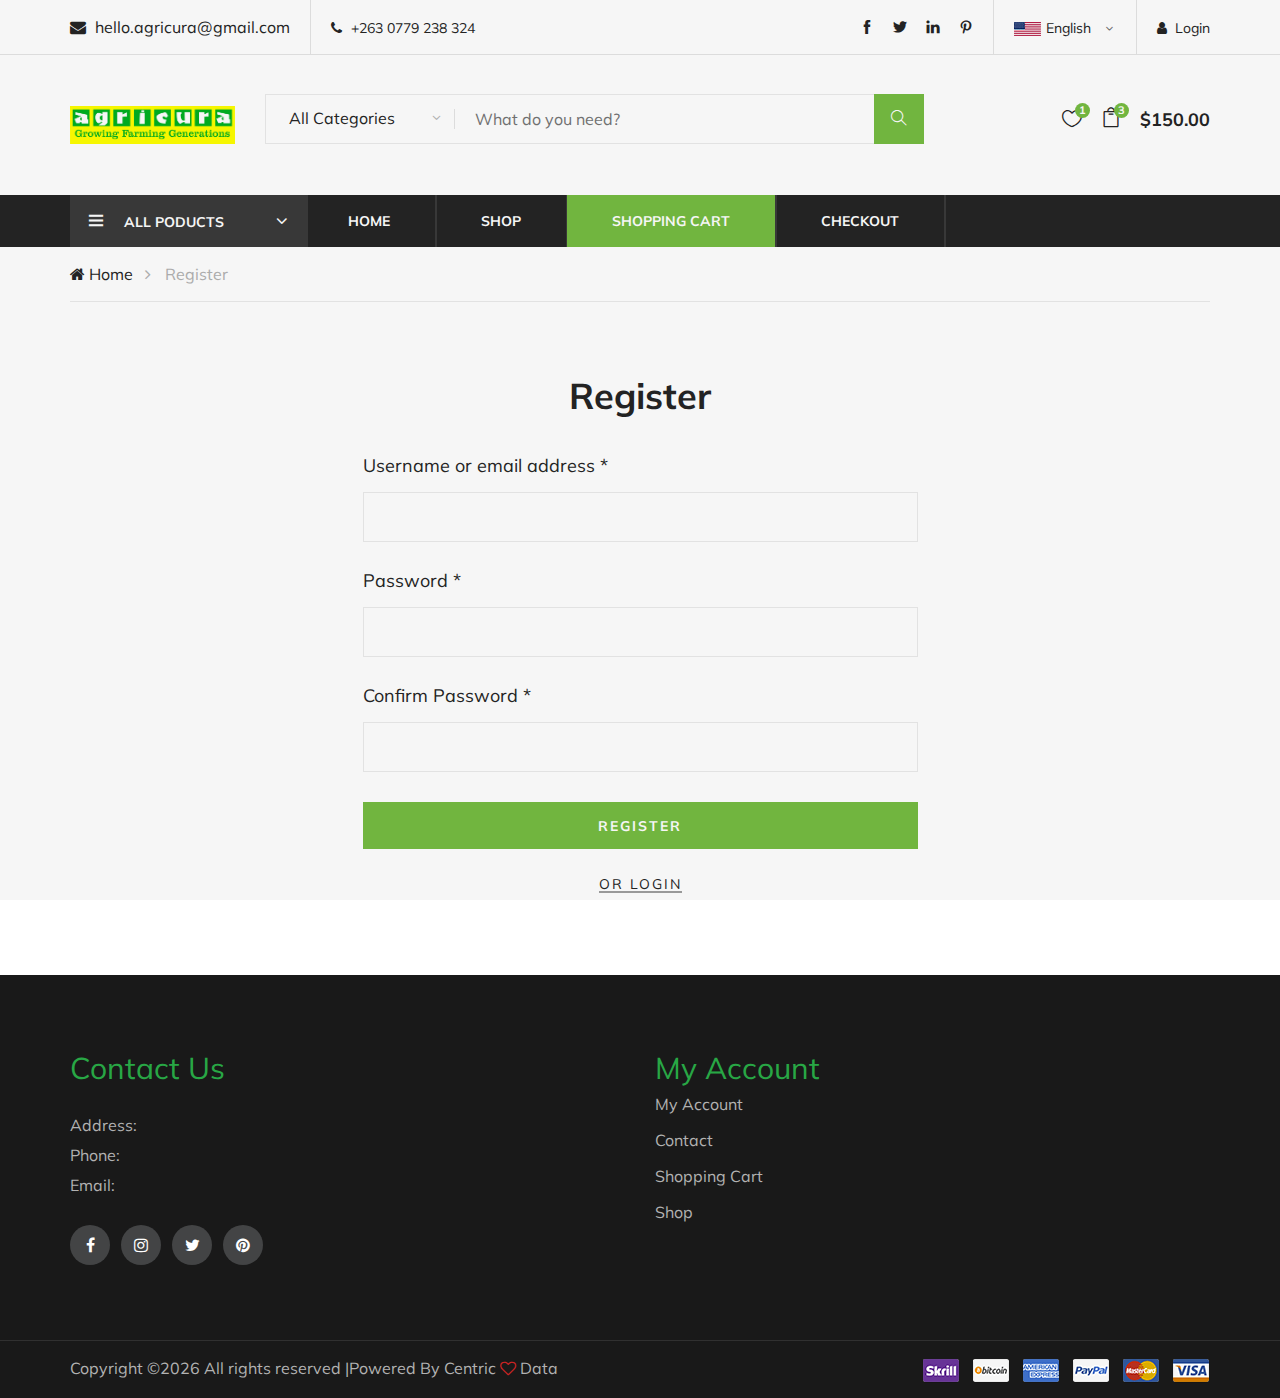
<file: register.html>
<!DOCTYPE html>
<html lang="zxx">

<head>
    <meta charset="UTF-8">
    <meta name="description" content="Fashi Template">
    <meta name="keywords" content="Fashi, unica, creative, html">
    <meta name="viewport" content="width=device-width, initial-scale=1.0">
    <meta http-equiv="X-UA-Compatible" content="ie=edge">
    <title>Agricura Online Shop</title>

    <!-- Google Font -->
    <link href="https://fonts.googleapis.com/css?family=Muli:300,400,500,600,700,800,900&display=swap" rel="stylesheet">

    <!-- Css Styles -->
    <link rel="stylesheet" href="css/bootstrap.min.css" type="text/css">
    <link rel="stylesheet" href="css/font-awesome.min.css" type="text/css">
    <link rel="stylesheet" href="css/themify-icons.css" type="text/css">
    <link rel="stylesheet" href="css/elegant-icons.css" type="text/css">
    <link rel="stylesheet" href="css/owl.carousel.min.css" type="text/css">
    <link rel="stylesheet" href="css/nice-select.css" type="text/css">
    <link rel="stylesheet" href="css/jquery-ui.min.css" type="text/css">
    <link rel="stylesheet" href="css/slicknav.min.css" type="text/css">
    <link rel="stylesheet" href="css/style.css" type="text/css">
</head>

<body>
    <!-- Page Preloder -->
    <div id="preloder">
        <div class="loader"></div>
    </div>

    <!-- Header Section Begin -->
    <header class="header-section">
        <div class="header-top">
            <div class="container">
                <div class="ht-left">
                    <div class="mail-service">
                        <i class=" fa fa-envelope"></i>
                        hello.agricura@gmail.com
                    </div>
                    <div class="phone-service">
                        <i class=" fa fa-phone"></i>
                        +263 0779 238 324
                    </div>
                </div>
                <div class="ht-right">
                    <a href="#" class="login-panel"><i class="fa fa-user"></i>Login</a>
                    <div class="lan-selector">
                        <select class="language_drop" name="countries" id="countries" style="width:300px;">
                            <option value='yt' data-image="img/flag-1.jpg" data-imagecss="flag yt"
                                data-title="English">English</option>
                            
                        </select>
                    </div>
                    <div class="top-social">
                        <a href="#"><i class="ti-facebook"></i></a>
                        <a href="#"><i class="ti-twitter-alt"></i></a>
                        <a href="#"><i class="ti-linkedin"></i></a>
                        <a href="#"><i class="ti-pinterest"></i></a>
                    </div>
                </div>
            </div>
        </div>
        <div class="container">
            <div class="inner-header">
                <div class="row">
                    <div class="col-lg-2 col-md-2">
                        <div class="logo">
                            <a href="./index.html">
                                <img src="imagess/aagricura_logo.png" alt="">
                            </a>
                        </div>
                    </div>
                    <div class="col-lg-7 col-md-7">
                        <div class="advanced-search">
                            <button type="button" class="category-btn">All Categories</button>
                            <div class="input-group">
                                <input type="text" placeholder="What do you need?">
                                <button type="button"><i class="ti-search"></i></button>
                            </div>
                        </div>
                    </div>
                    <div class="col-lg-3 text-right col-md-3">
                        <ul class="nav-right">
                            <li class="heart-icon"><a href="#">
                                    <i class="icon_heart_alt"></i>
                                    <span>1</span>
                                </a>
                            </li>
                            <li class="cart-icon"><a href="#">
                                    <i class="icon_bag_alt"></i>
                                    <span>3</span>
                                </a>
                                <div class="cart-hover">
                                    <div class="select-items">
                                        <table>
                                            <tbody class="tbody" > 
                                                <tr>
                                                    <td class="si-pic"><img src="img/select-product-1.jpg" class="imageproduct"    alt=""></td>
                                                    <td class="si-text">
                                                        <div class="product-selected">
                                                            <p>$60.00 x 1</p>
                                                            <h6>Kabino Bedside Table</h6>
                                                        </div>
                                                    </td>
                                                    <td class="si-close">
                                                        <i class="ti-close"></i>
                                                    </td>
                                                </tr>
                                                <tr>
                                                    <td class="si-pic"><img src="img/select-product-2.jpg" class="imageproduct"    alt=""></td>
                                                    <td class="si-text">
                                                        <div class="product-selected">
                                                            <p>$60.00 x 1</p>
                                                            <h6>Kabino Bedside Table</h6>
                                                        </div>
                                                    </td>
                                                    <td class="si-close">
                                                        <i class="ti-close"></i>
                                                    </td>
                                                </tr>
                                            </tbody>
                                        </table>
                                    </div>
                                    <div class="select-total">
                                        <span>total:</span>
                                        <h5>$120.00</h5>
                                    </div>
                                    <div class="select-button">
                                        <a href="#" class="primary-btn view-card">VIEW CARD</a>
                                        <a href="#" class="primary-btn checkout-btn">CHECK OUT</a>
                                    </div>
                                </div>
                            </li>
                            <li class="cart-price">$150.00</li>
                        </ul>
                    </div>
                </div>
            </div>
        </div>
        <div class="nav-item">
            <div class="container">
                <div class="nav-depart">
                    <div class="depart-btn">
                        <i class="ti-menu"></i>
                        <span>All Poducts</span>
                        <ul class="depart-hover">
                            <li class="active"><a href="#"></a></li>
                            <li><a href="#">Insecticides</a></li>
                            <li><a href="#">Hebicides</a></li>
                            <li><a href="#">Fungicides</a></li>
                            <li><a href="#">Nematicides</a></li>
                            <li><a href="#">Growth Regulants</a></li>
                            <li><a href="#">Animal Health</a></li>
                            <li><a href="#">Fertilizers</a></li>
                        </ul>
                    </div>
                </div>
                <nav class="nav-menu mobile-menu">
                    <ul>
                        <li ><a href="./index.html">Home</a></li>
                        <li><a href="./shop.html">Shop</a></li>
                        <li class="active"><a href="./shopping-cart.html">Shopping Cart</a></li>
                        <li><a href="./check-out.html">Checkout</a></li>
                    </ul>
                </nav>
                <div id="mobile-menu-wrap"></div>
            </div>
        </div>
    </header>
    <!-- Header End -->

    <!-- Breadcrumb Section Begin -->
    <div class="breacrumb-section">
        <div class="container">
            <div class="row">
                <div class="col-lg-12">
                    <div class="breadcrumb-text">
                        <a href="#"><i class="fa fa-home"></i> Home</a>
                        <span>Register</span>
                    </div>
                </div>
            </div>
        </div>
    </div>
    <!-- Breadcrumb Form Section Begin -->

    <!-- Register Section Begin -->
    <div class="register-login-section spad">
        <div class="container">
            <div class="row">
                <div class="col-lg-6 offset-lg-3">
                    <div class="register-form">
                        <h2>Register</h2>
                        <form action="#">
                            <div class="group-input">
                                <label for="username">Username or email address *</label>
                                <input type="text" id="username">
                            </div>
                            <div class="group-input">
                                <label for="pass">Password *</label>
                                <input type="text" id="pass">
                            </div>
                            <div class="group-input">
                                <label for="con-pass">Confirm Password *</label>
                                <input type="text" id="con-pass">
                            </div>
                            <button type="submit" class="site-btn register-btn">REGISTER</button>
                        </form>
                        <div class="switch-login">
                            <a href="./login.html" class="or-login">Or Login</a>
                        </div>
                    </div>
                </div>
            </div>
        </div>
    </div>
    <!-- Register Form Section End -->
    
    <!-- Partner Logo Section Begin -->

    <!-- Partner Logo Section End -->

    <!-- Footer Section Begin -->
    <footer class="footer-section">
        <div class="container">
            <div class="row">
                <div class="col-lg-3">
                    <div class="footer-left">
                        <div class="footer-logo">
                            <h3 class="text-success">Contact Us </h3>
                        </div>
                        <ul>
                            <li>Address: </li>
                            <li>Phone: </li>
                            <li>Email: </li>
                        </ul>
                        <div class="footer-social">
                            <a href="#"><i class="fa fa-facebook"></i></a>
                            <a href="#"><i class="fa fa-instagram"></i></a>
                            <a href="#"><i class="fa fa-twitter"></i></a>
                            <a href="#"><i class="fa fa-pinterest"></i></a>
                        </div>
                    </div>
                </div>
                <div class="col-lg-2 offset-lg-1">
                    
                </div>
                <div class="col-lg-2">
                    <div class="footer-widget">
                        <h3 class="text-success">My Account</h3>
                        <ul>
                            <li><a href="#">My Account</a></li>
                            <li><a href="#">Contact</a></li>
                            <li><a href="#">Shopping Cart</a></li>
                            <li><a href="#">Shop</a></li>
                        </ul>
                    </div>
                </div>
               
                    
                </div>
            </div>
        </div>
        <div class="copyright-reserved">
            <div class="container">
                <div class="row">
                    <div class="col-lg-12">
                        <div class="copyright-text">
                            <!-- Link back to Colorlib can't be removed. Template is licensed under CC BY 3.0. -->
Copyright &copy;<script>document.write(new Date().getFullYear());</script> All rights reserved |Powered By Centric  <i class="fa fa-heart-o" aria-hidden="true"></i> <a href="https://www.centricdata.net" target="_blank">Data</a>
<!-- Link back to Colorlib can't be removed. Template is licensed under CC BY 3.0. -->
                        </div>
                        <div class="payment-pic">
                            <img src="img/payment-method.png" alt="">
                        </div>
                    </div>
                </div>
            </div>
        </div>
    </footer>
    <!-- Footer Section End -->

    <!-- Js Plugins -->
    <script src="js/jquery-3.3.1.min.js"></script>
    <script src="js/bootstrap.min.js"></script>
    <script src="js/jquery-ui.min.js"></script>
    <script src="js/jquery.countdown.min.js"></script>
    <script src="js/jquery.nice-select.min.js"></script>
    <script src="js/jquery.zoom.min.js"></script>
    <script src="js/jquery.dd.min.js"></script>
    <script src="js/jquery.slicknav.js"></script>
    <script src="js/owl.carousel.min.js"></script>
    <script src="js/main.js"></script>
</body>

</html>
</file>
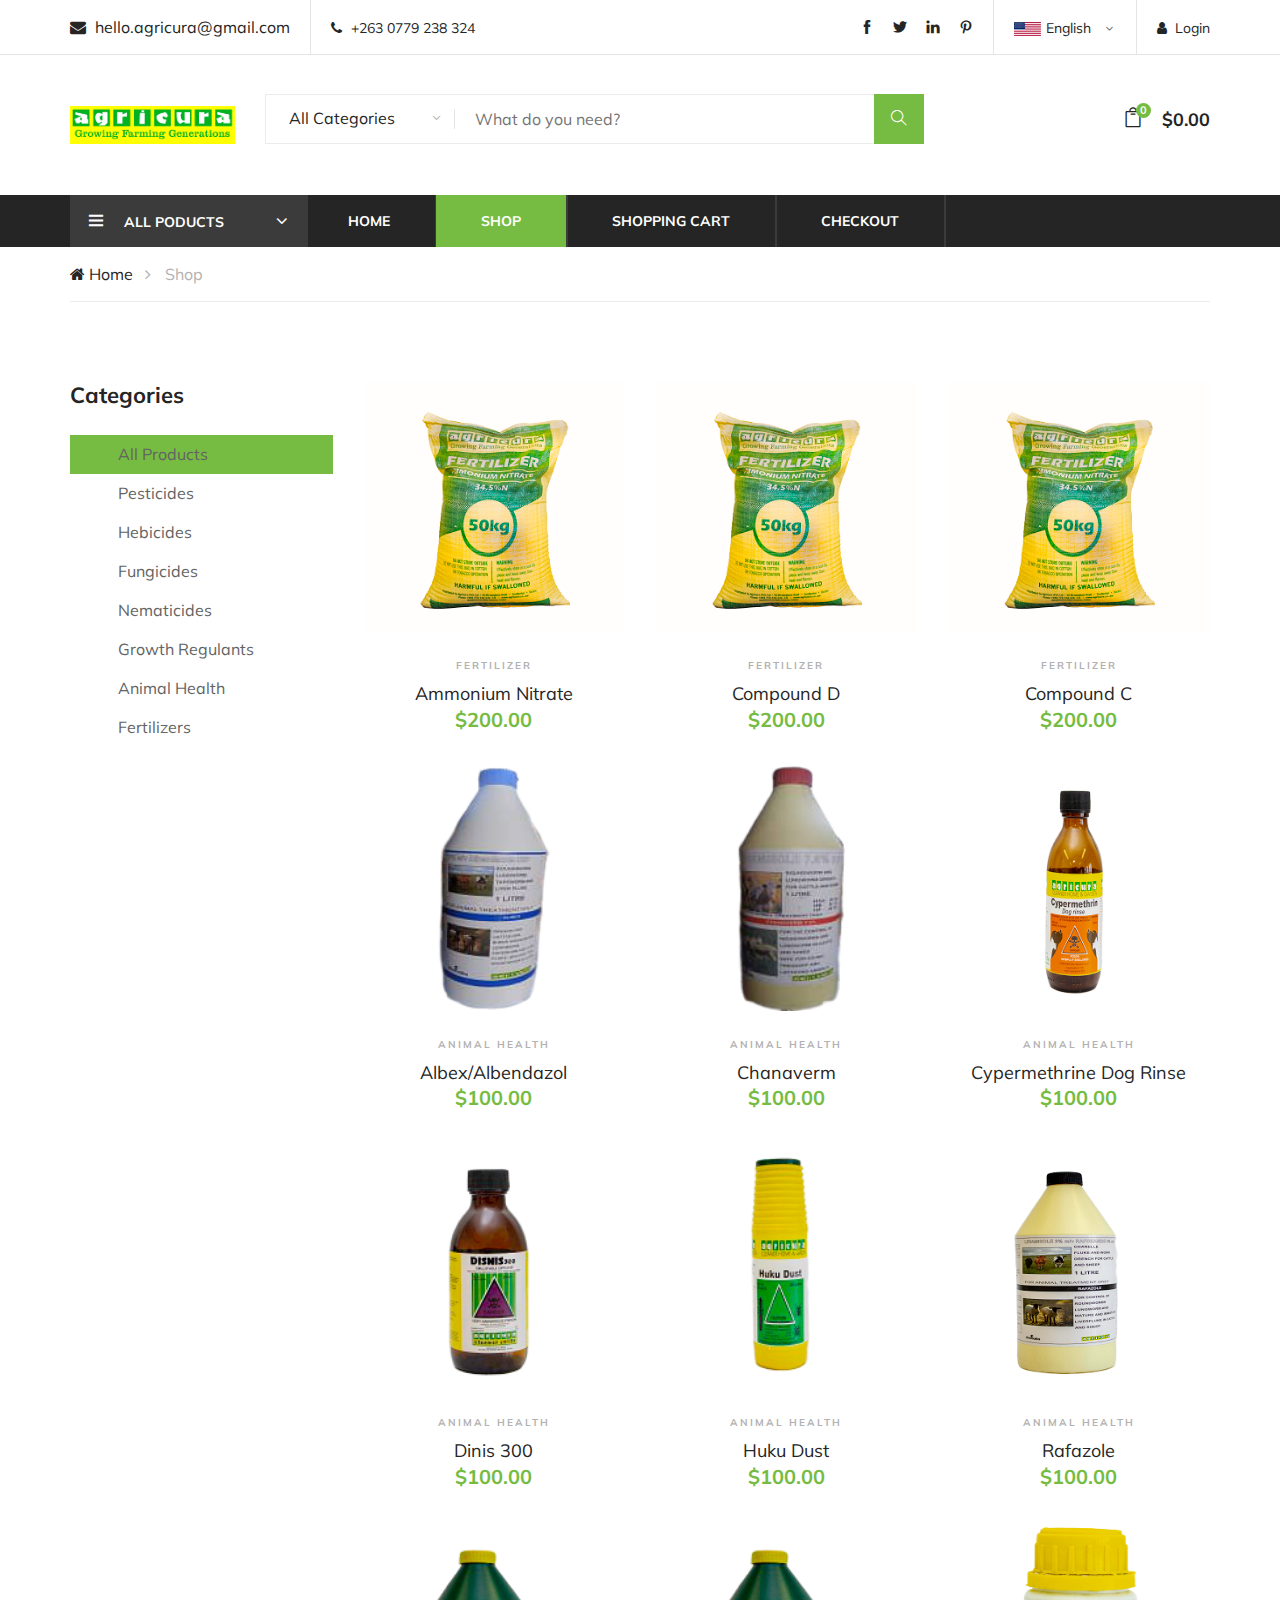
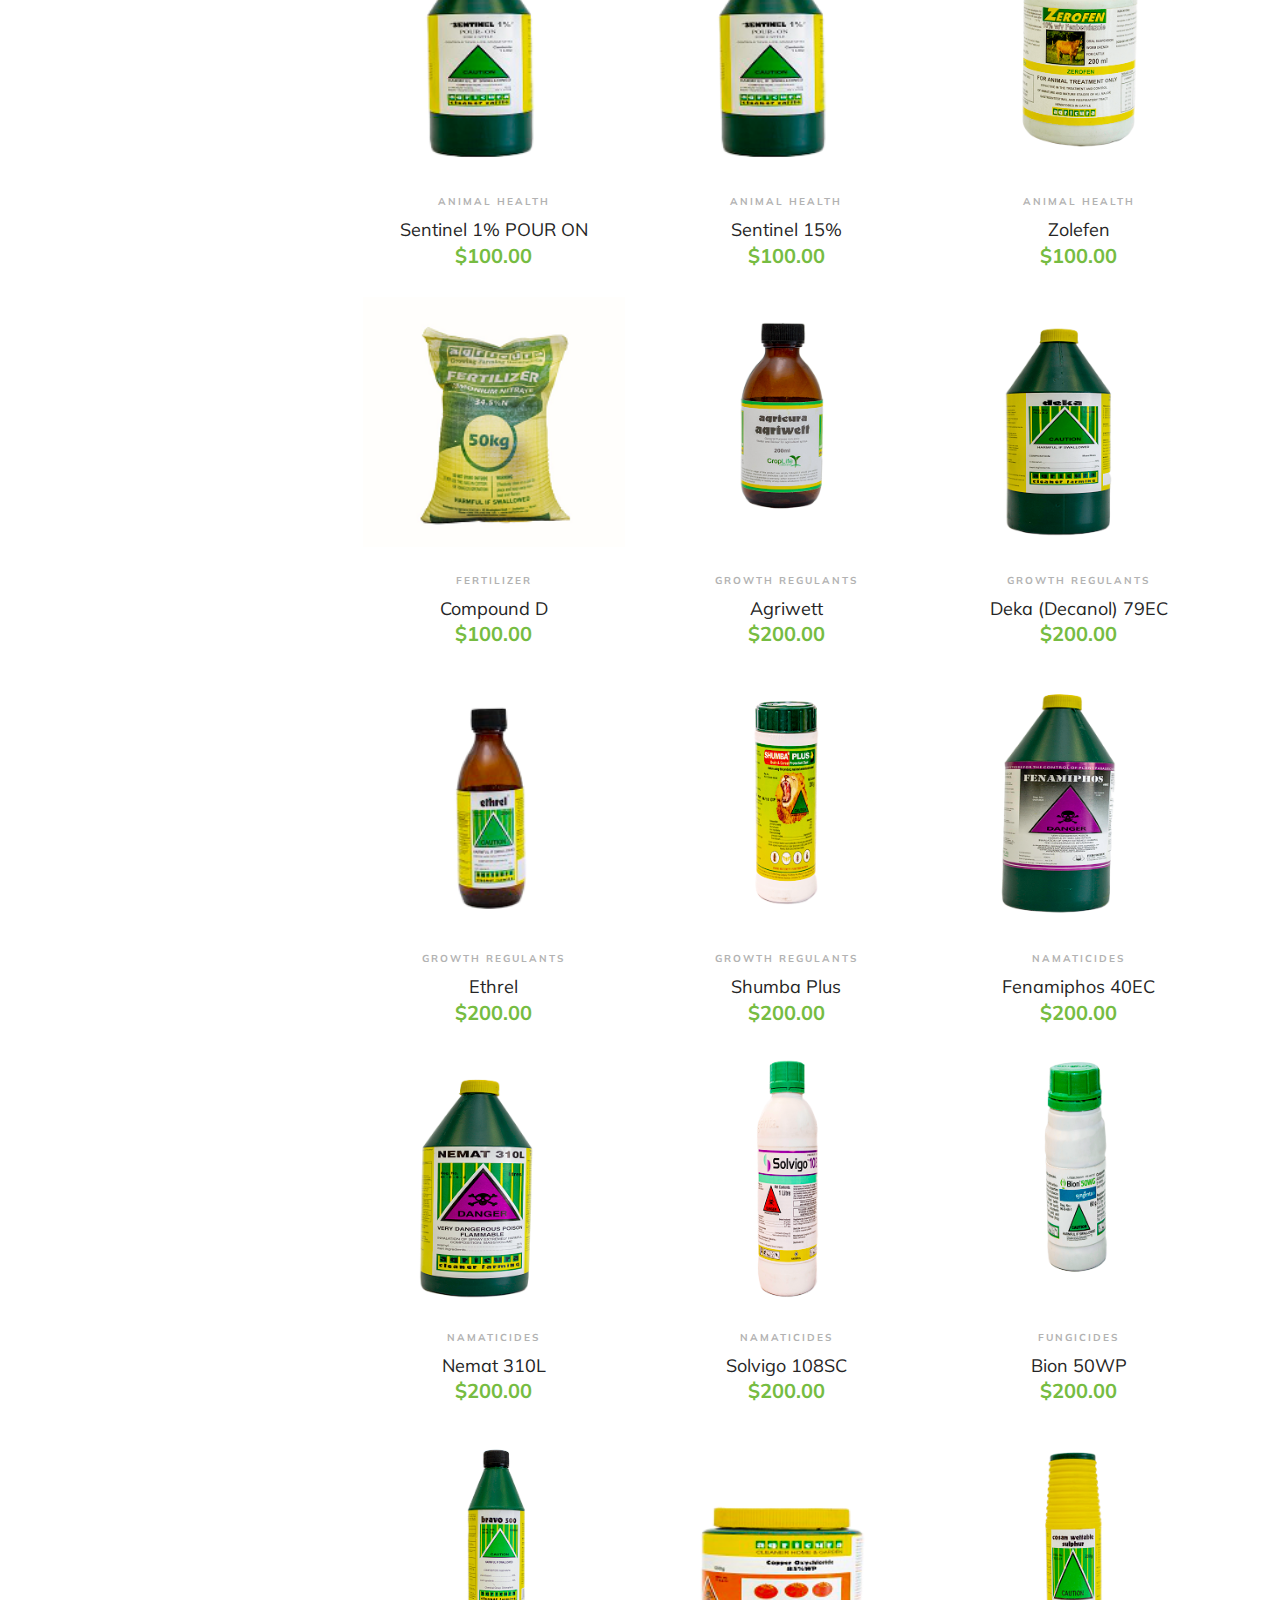
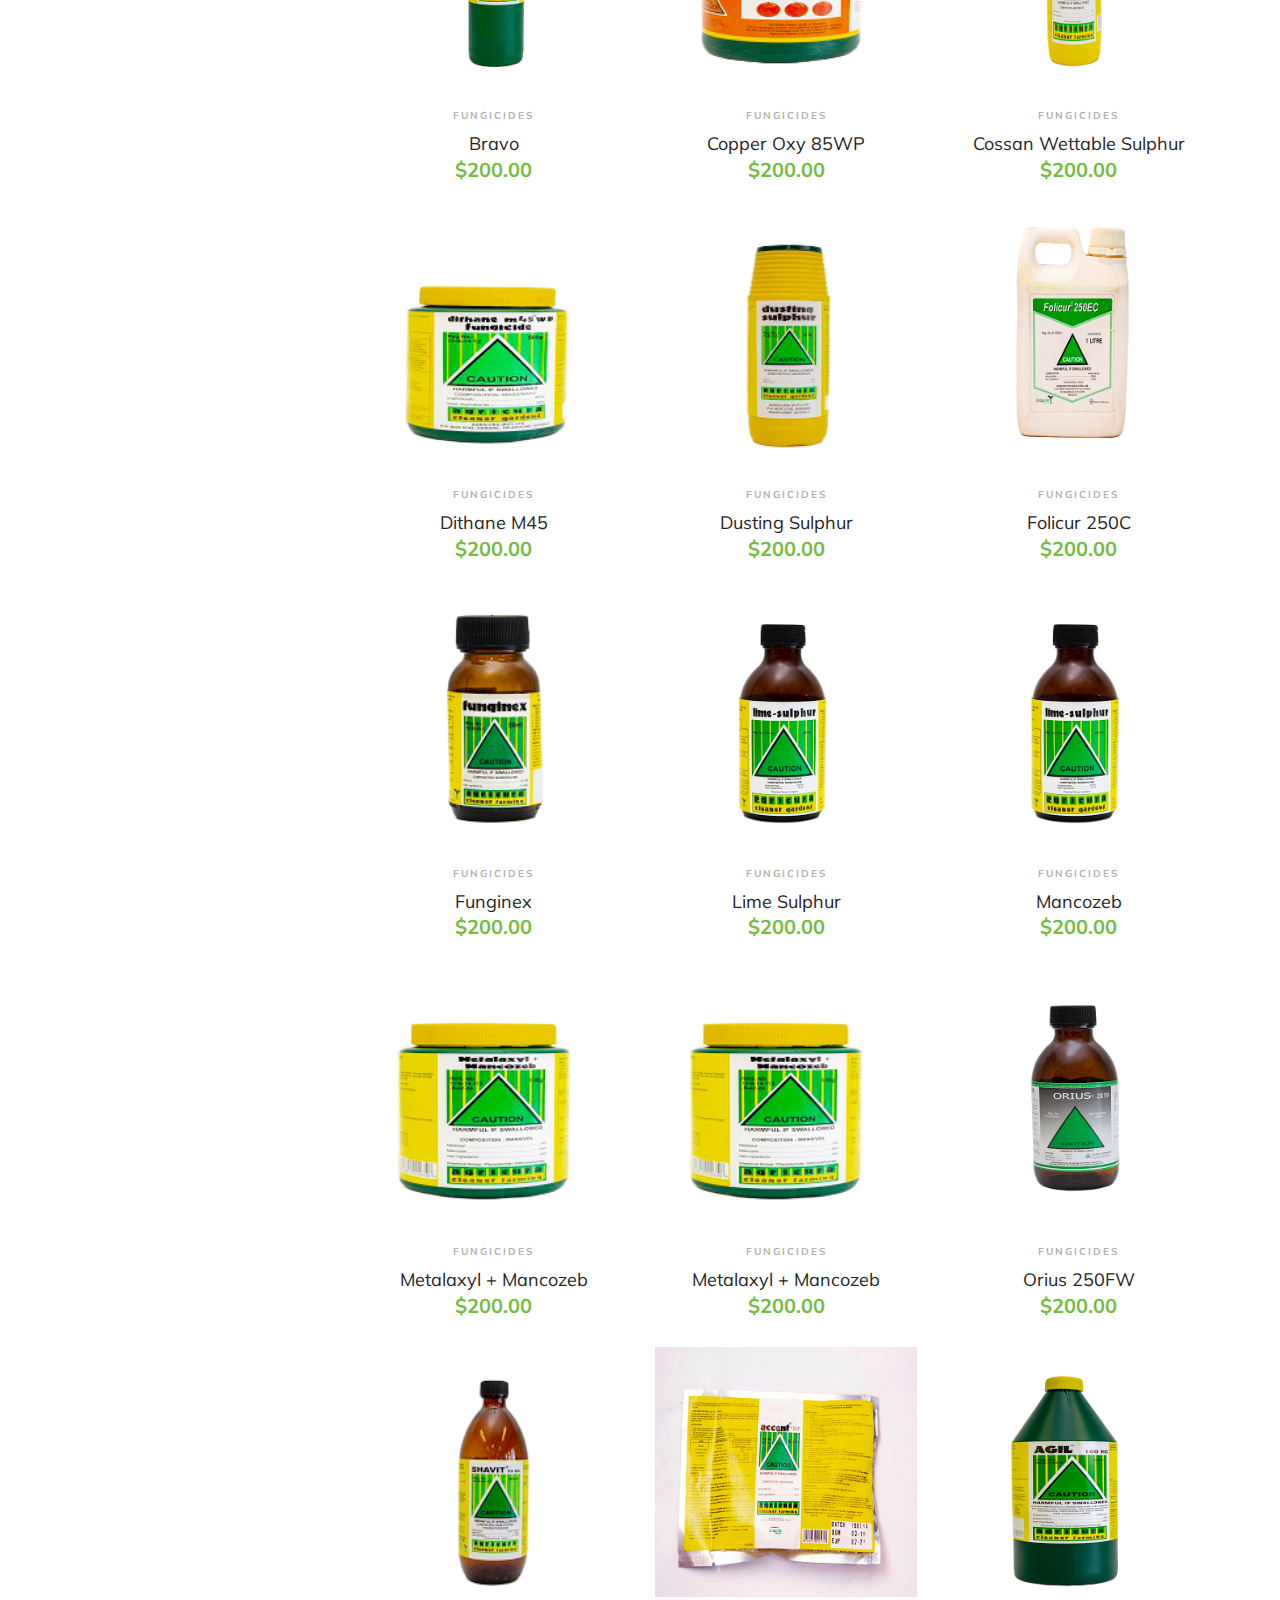
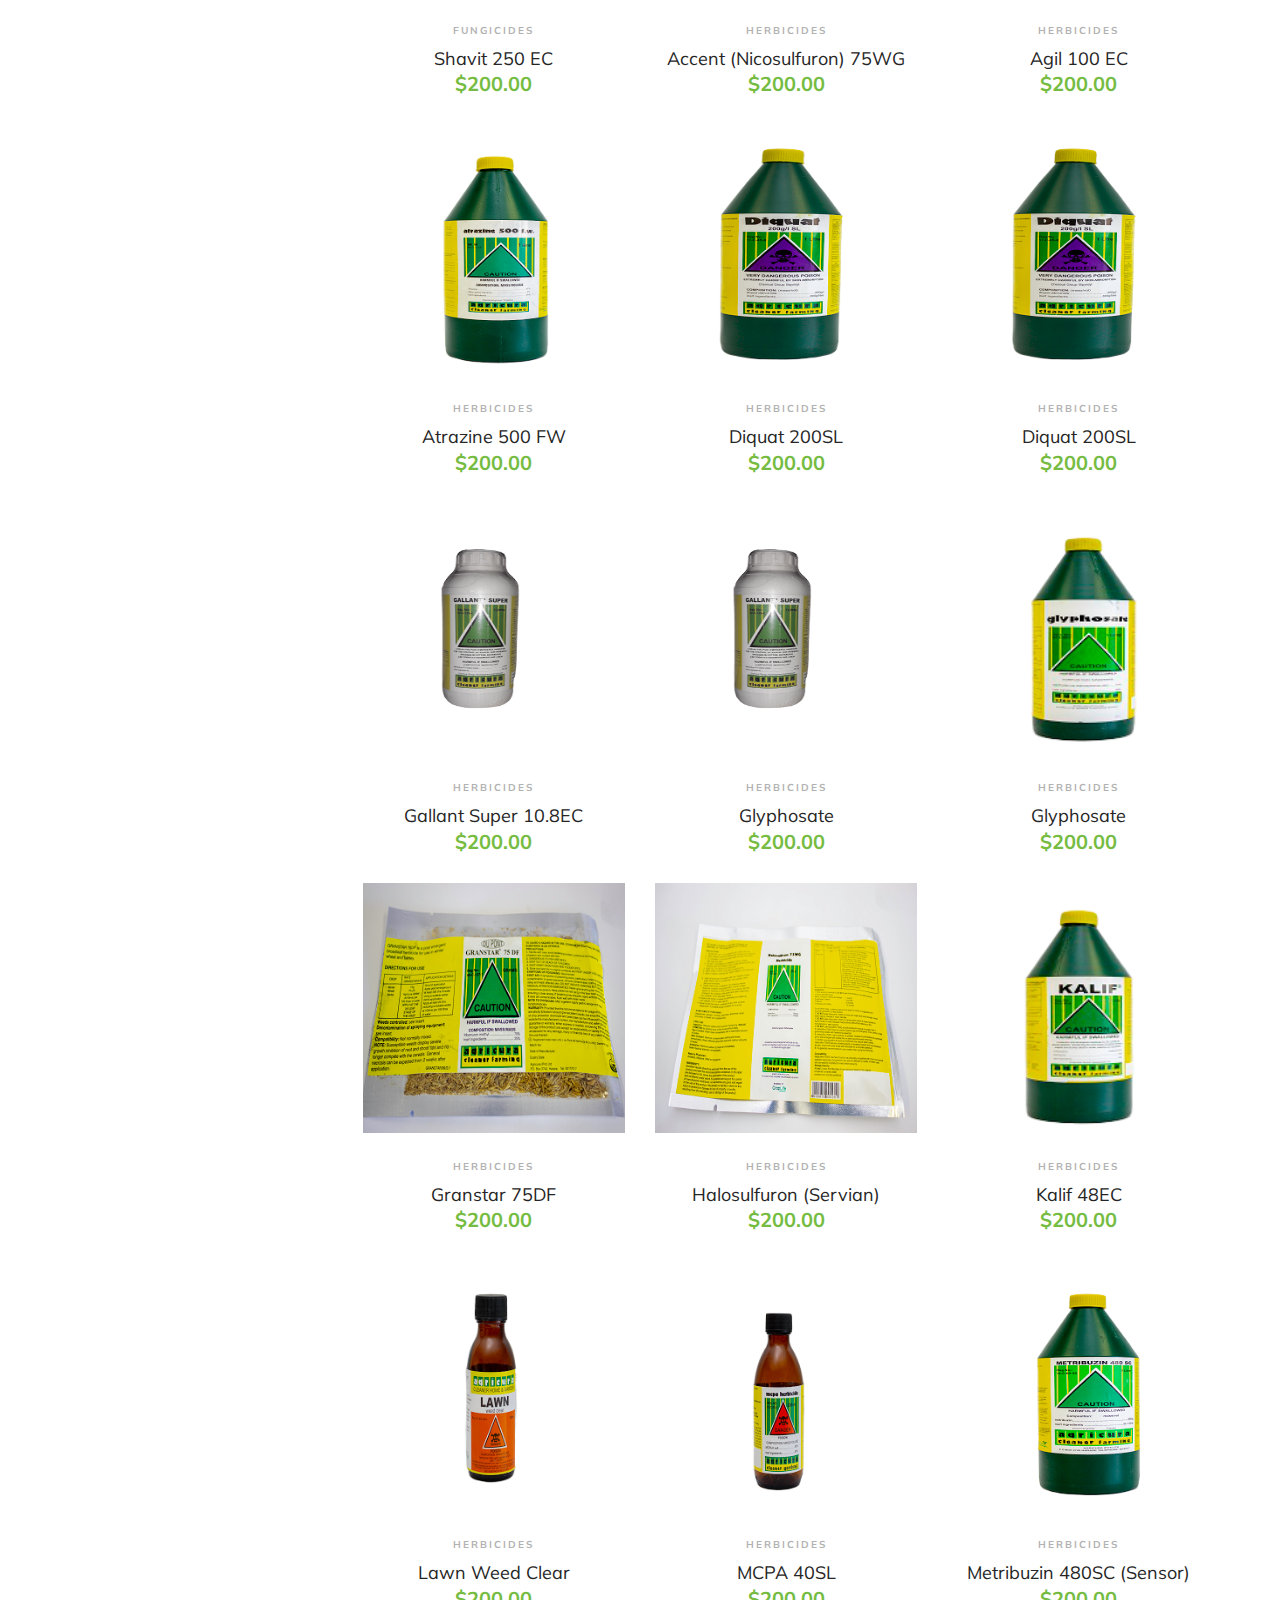
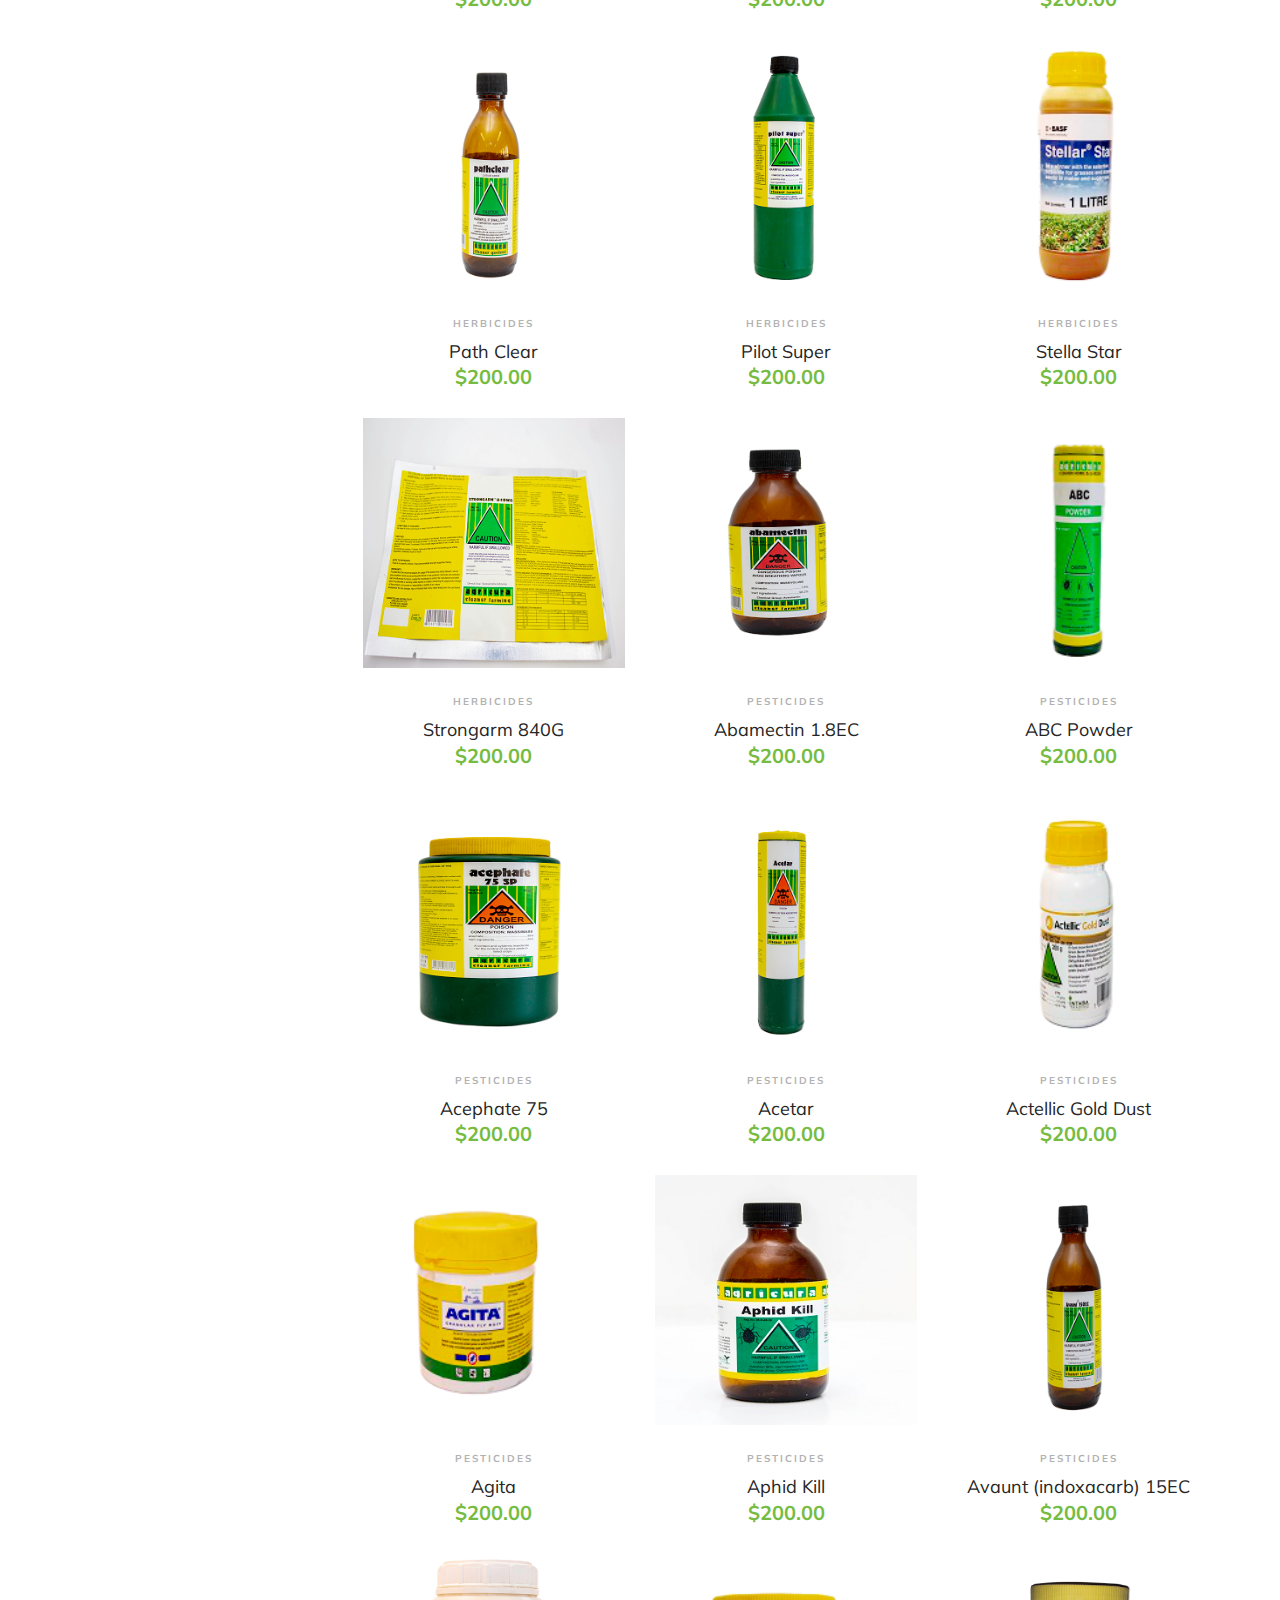
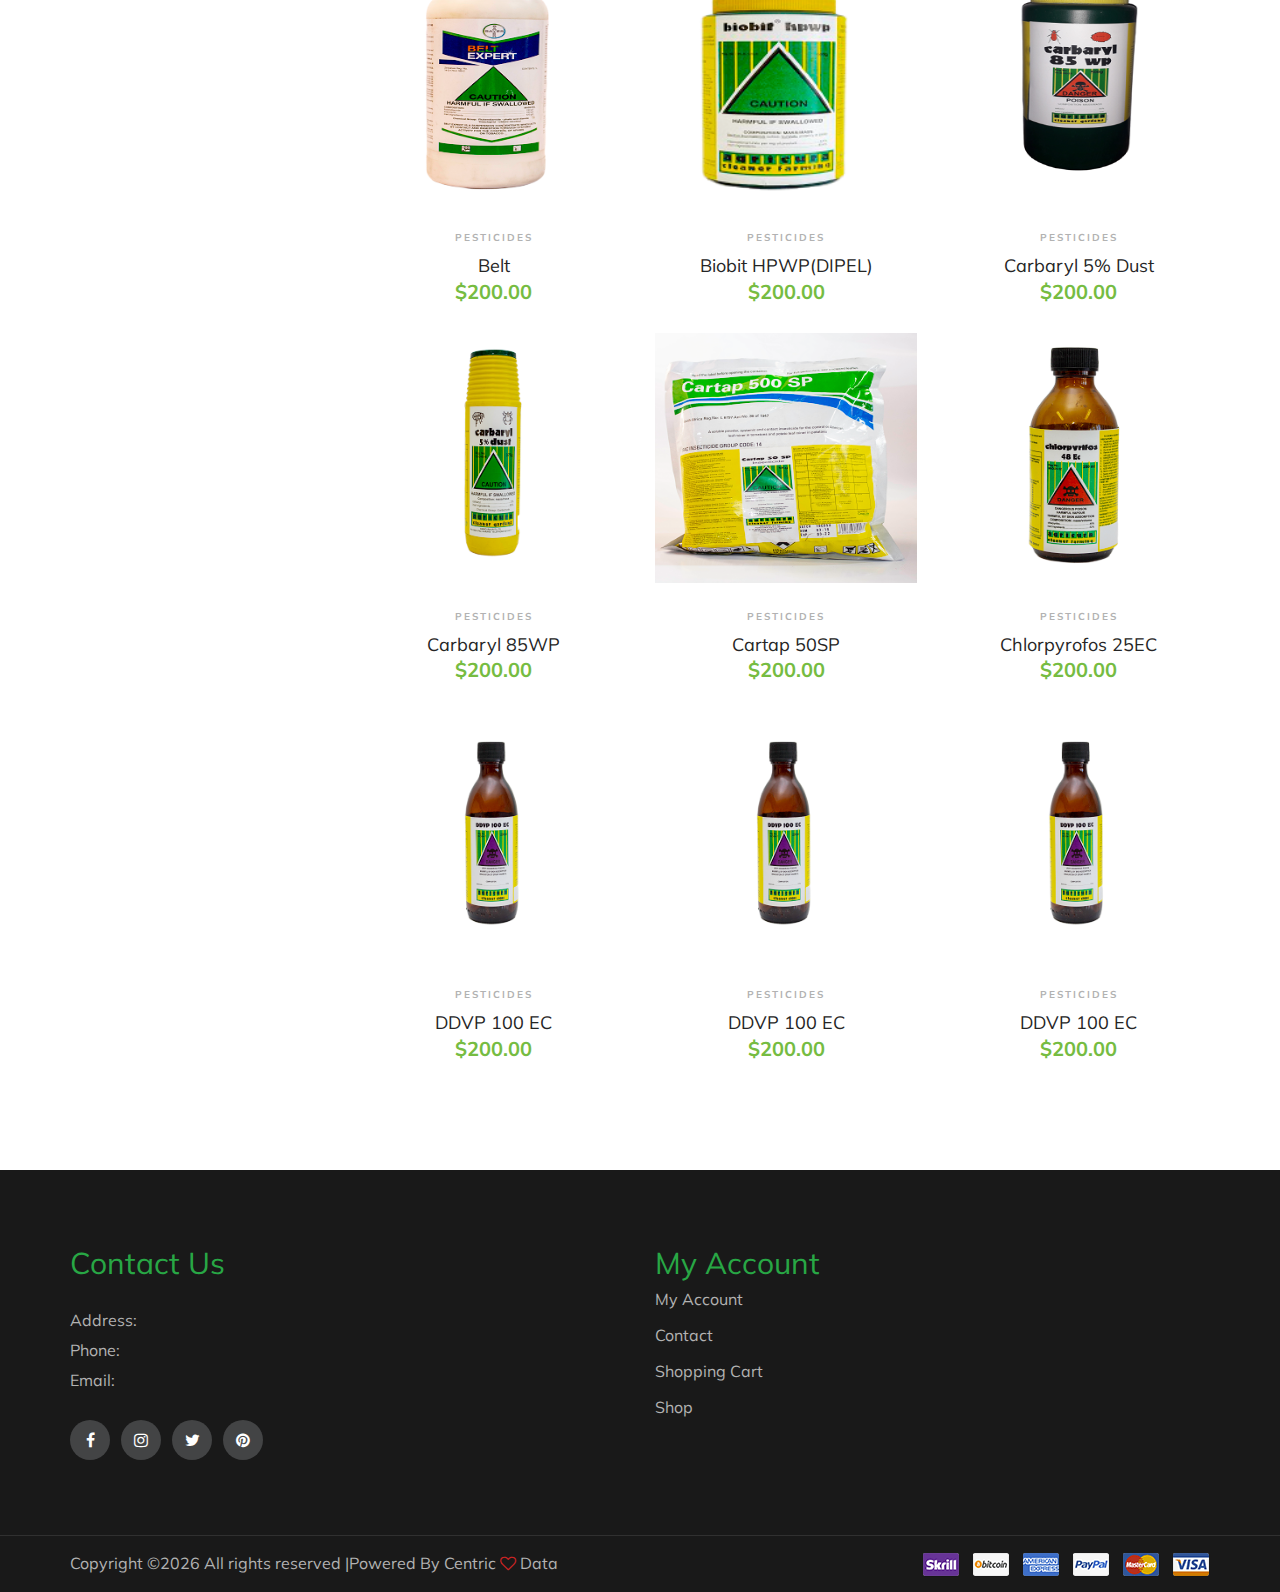
<file: shop.html>
<!DOCTYPE html>
<html lang="zxx">

<head>
    <meta charset="UTF-8">
    <meta name="description" content="Fashi Template">
    <meta name="keywords" content="Fashi, unica, creative, html">
    <meta name="viewport" content="width=device-width, initial-scale=1.0">
    <meta http-equiv="X-UA-Compatible" content="ie=edge">
    <title>Agricura Online Shop</title>

    <!-- Google Font -->
    <link href="https://fonts.googleapis.com/css?family=Muli:300,400,500,600,700,800,900&display=swap" rel="stylesheet">

    <!-- Css Styles -->
    <link rel="stylesheet" href="css/bootstrap.min.css" type="text/css">
    <link rel="stylesheet" href="css/font-awesome.min.css" type="text/css">
    <link rel="stylesheet" href="css/themify-icons.css" type="text/css">
    <link rel="stylesheet" href="css/elegant-icons.css" type="text/css">
    <link rel="stylesheet" href="css/owl.carousel.min.css" type="text/css">
    <link rel="stylesheet" href="css/nice-select.css" type="text/css">
    <link rel="stylesheet" href="css/jquery-ui.min.css" type="text/css">
    <link rel="stylesheet" href="css/slicknav.min.css" type="text/css">
    <link rel="stylesheet" href="css/style.css" type="text/css">
</head>

<body>
    <!-- Page Preloder -->
    <div id="preloder">
        <div class="loader"></div>
    </div>

    <!-- Header Section Begin -->
    <header class="header-section">
        <div class="header-top">
            <div class="container">
                <div class="ht-left">
                    <div class="mail-service">
                        <i class=" fa fa-envelope"></i>
                        hello.agricura@gmail.com
                    </div>
                    <div class="phone-service">
                        <i class=" fa fa-phone"></i>
                        +263 0779 238 324
                    </div>
                </div>
                <div class="ht-right">
                    <a href="#" class="login-panel"><i class="fa fa-user"></i>Login</a>
                    <div class="lan-selector">
                        <select class="language_drop" name="countries" id="countries" style="width:300px;">
                            <option value='yt' data-image="img/flag-1.jpg" data-imagecss="flag yt"
                                data-title="English">English</option>
                            
                        </select>
                    </div>
                    <div class="top-social">
                        <a href="#"><i class="ti-facebook"></i></a>
                        <a href="#"><i class="ti-twitter-alt"></i></a>
                        <a href="#"><i class="ti-linkedin"></i></a>
                        <a href="#"><i class="ti-pinterest"></i></a>
                    </div>
                </div>
            </div>
        </div>
        <div class="container">
            <div class="inner-header">
                <div class="row">
                    <div class="col-lg-2 col-md-2">
                        <div class="logo">
                            <a href="./index.html">
                                <img src="imagess/aagricura_logo.png" alt="">
                            </a>
                        </div>
                    </div>
                    <div class="col-lg-7 col-md-7">
                        <div class="advanced-search">
                            <button type="button" class="category-btn">All Categories</button>
                            <div class="input-group">
                                <input type="text" placeholder="What do you need?">
                                <button type="button"><i class="ti-search"></i></button>
                            </div>
                        </div>
                    </div>
                    <div class="col-lg-3 text-right col-md-3">
                        <ul class="nav-right">
                           
                            <li class="cart-icon"><a href="#">
                                    <i class="icon_bag_alt"></i>
                                    <span class="cart-products">0</span>
                                </a>
                                <div class="cart-hover">
                                    <div class="select-items">
                                        <table>
                                            <tbody class="tbody" > 
                                             
                                            </tbody>
                                        </table>
                                    </div>
                                    <div class="select-total">
                                        <span>total:</span>
                                        <h5 class="Total">$0.00</h5>
                                    </div>
                                    <div class="select-button">
                                        <a href="shopping-cart.html" class="primary-btn view-card">VIEW CART</a>
                                        <a href="check-out.html" class="primary-btn checkout-btn">CHECK OUT</a>
                                    </div>
                                </div>
                            </li>
                            <li class="cart-price">$0.00</li>
                        </ul>
                    </div>
                </div>
            </div>
        </div>
        <div class="nav-item">
            <div class="container">
                <div class="nav-depart">
                    <div class="depart-btn">
                        <i class="ti-menu"></i>
                        <span>All Poducts</span>
                        <ul class="depart-hover">
                            <li ><a href="#"></a></li>
                            <li><a href="#">Pesticides</a></li>
                            <li><a href="#">Hebicides</a></li>
                            <li><a href="#">Fungicides</a></li>
                            <li><a href="#">Nematicides</a></li>
                            <li><a href="#">Growth Regulants</a></li>
                            <li><a href="#">Animal Health</a></li>
                            <li class="active"><a href="#">Fertilizers</a></li>
                        </ul>
                    </div>
                </div>
                <nav class="nav-menu mobile-menu">
                    <ul>
                        <li class="li-home" ><a href="./index.html">Home</a></li>
                        <li class="active li-shop"><a href="#">Shop</a></li>
                        <li class="li-cart"><a href="shopping-cart.html">Shopping Cart</a></li>
                        <li class="li-checkout"><a href="./check-out.html">Checkout</a></li>
                    </ul>
                </nav>
                <div id="mobile-menu-wrap"></div>
            </div>
        </div>
    </header>
    <!-- Header End -->

    <!-- Breadcrumb Section Begin -->
    <div class="breacrumb-section">
        <div class="container">
            <div class="row">
                <div class="col-lg-12">
                    <div class="breadcrumb-text">
                        <a href="#"><i class="fa fa-home"></i> Home</a>
                        <span>Shop</span>
                    </div>
                </div>
            </div>
        </div>
    </div>
    <!-- Breadcrumb Section Begin -->

    <!-- Product Shop Section Begin -->
    <section class="product-shop spad">
        <div class="container">
            <div class="row main-container">
                <div class="col-lg-3 col-md-6 col-sm-8 order-2 order-lg-1 produts-sidebar-filter">
                    <div class="filter-widget">
                        <h4 class="fw-title">Categories</h4>
                        <ul class="filter-catagories products-filter">
                            <li  id="all-products" class="active" ><a >All Products</a></li>
                            <li  id="insecticides" ><a >Pesticides</a></li>
                            <li id="hebicides" ><a >Hebicides</a></li>
                            <li id="fungicides"><a >Fungicides</a></li>
                            <li id="nematicides"><a >Nematicides</a></li>
                            <li id="growth-regulats"><a>Growth Regulants</a></li>
                            <li id="animal-health"><a>Animal Health</a></li>
                            <li  id="fertilizer"><a>Fertilizers</a></li>
                        </ul>
                    </div>
                   
                    
                   
                    
                    
                </div>
                <div class="col-lg-9 order-1 order-lg-2">
                   
                    <div class="product-list">
                        <div class="row prod">
                            
                            
                           
                            
                            
                                
                            
                        </div>
                    </div>
                    
                </div>
            </div>
        </div>
    </section>
    <!-- Product Shop Section End -->

    <!-- Partner Logo Section Begin -->
   
    <!-- Partner Logo Section End -->

    <!-- Footer Section Begin -->
    <div class="modal fade" id="exampleModal" tabindex="-1" role="dialog" aria-labelledby="exampleModalLabel" aria-hidden="true">
            <div class="modal-dialog" role="document">
              <div class="modal-content">
                <div class="modal-header">
                  <h5 class="modal-title" id="exampleModalLabel">Modal title</h5>
                  <button type="button" class="close" data-dismiss="modal" aria-label="Close">
                    <span aria-hidden="true">&times;</span>
                  </button>
                </div>
                <div class="modal-body">
                  ...
                </div>
                <div class="modal-footer">
                  <button type="button" class="btn btn-secondary" data-dismiss="modal">Close</button>
                  <button type="button" class="btn btn-primary">Save changes</button>
                </div>
              </div>
            </div>
          </div>
    <footer class="footer-section">
        <div class="container">
            <div class="row">
                <div class="col-lg-3">
                    <div class="footer-left">
                        <div class="footer-logo">
                            <h3 class="text-success">Contact Us </h3>
                        </div>
                        <ul>
                            <li>Address: </li>
                            <li>Phone: </li>
                            <li>Email: </li>
                        </ul>
                        <div class="footer-social">
                            <a href="#"><i class="fa fa-facebook"></i></a>
                            <a href="#"><i class="fa fa-instagram"></i></a>
                            <a href="#"><i class="fa fa-twitter"></i></a>
                            <a href="#"><i class="fa fa-pinterest"></i></a>
                        </div>
                    </div>
                </div>
                <div class="col-lg-2 offset-lg-1">
                    
                </div>
                <div class="col-lg-2">
                    <div class="footer-widget">
                        <h3 class="text-success">My Account</h3>
                        <ul>
                            <li><a href="#">My Account</a></li>
                            <li><a href="#">Contact</a></li>
                            <li><a href="#">Shopping Cart</a></li>
                            <li><a href="#">Shop</a></li>
                        </ul>
                    </div>
                </div>
               
                    
                </div>
            </div>
        </div>
        <div class="copyright-reserved">
            <div class="container">
                <div class="row">
                    <div class="col-lg-12">
                        <div class="copyright-text">
                            <!-- Link back to Colorlib can't be removed. Template is licensed under CC BY 3.0. -->
Copyright &copy;<script>document.write(new Date().getFullYear());</script> All rights reserved |Powered By Centric  <i class="fa fa-heart-o" aria-hidden="true"></i> <a href="https://www.centricdata.net" target="_blank">Data</a>
<!-- Link back to Colorlib can't be removed. Template is licensed under CC BY 3.0. -->
                        </div>
                        <div class="payment-pic">
                            <img src="img/payment-method.png" alt="">
                        </div>
                    </div>
                </div>
            </div>
        </div>
    </footer>
    <!-- Footer Section End -->

    <!-- Js Plugins -->
    <script src="js/jquery-3.3.1.min.js"></script>
    <script src="js/bootstrap.min.js"></script>
    <script src="js/jquery-ui.min.js"></script>
    <script src="js/jquery.countdown.min.js"></script>
    <script src="js/jquery.nice-select.min.js"></script>
    <script src="js/jquery.zoom.min.js"></script>
    <script src="js/jquery.dd.min.js"></script>
    <script src="js/jquery.slicknav.js"></script>
    <script src="js/owl.carousel.min.js"></script>
    <script src="js/main.js"></script>
    <script src="js/shop.js"></script>

</body>

</html>
</file>
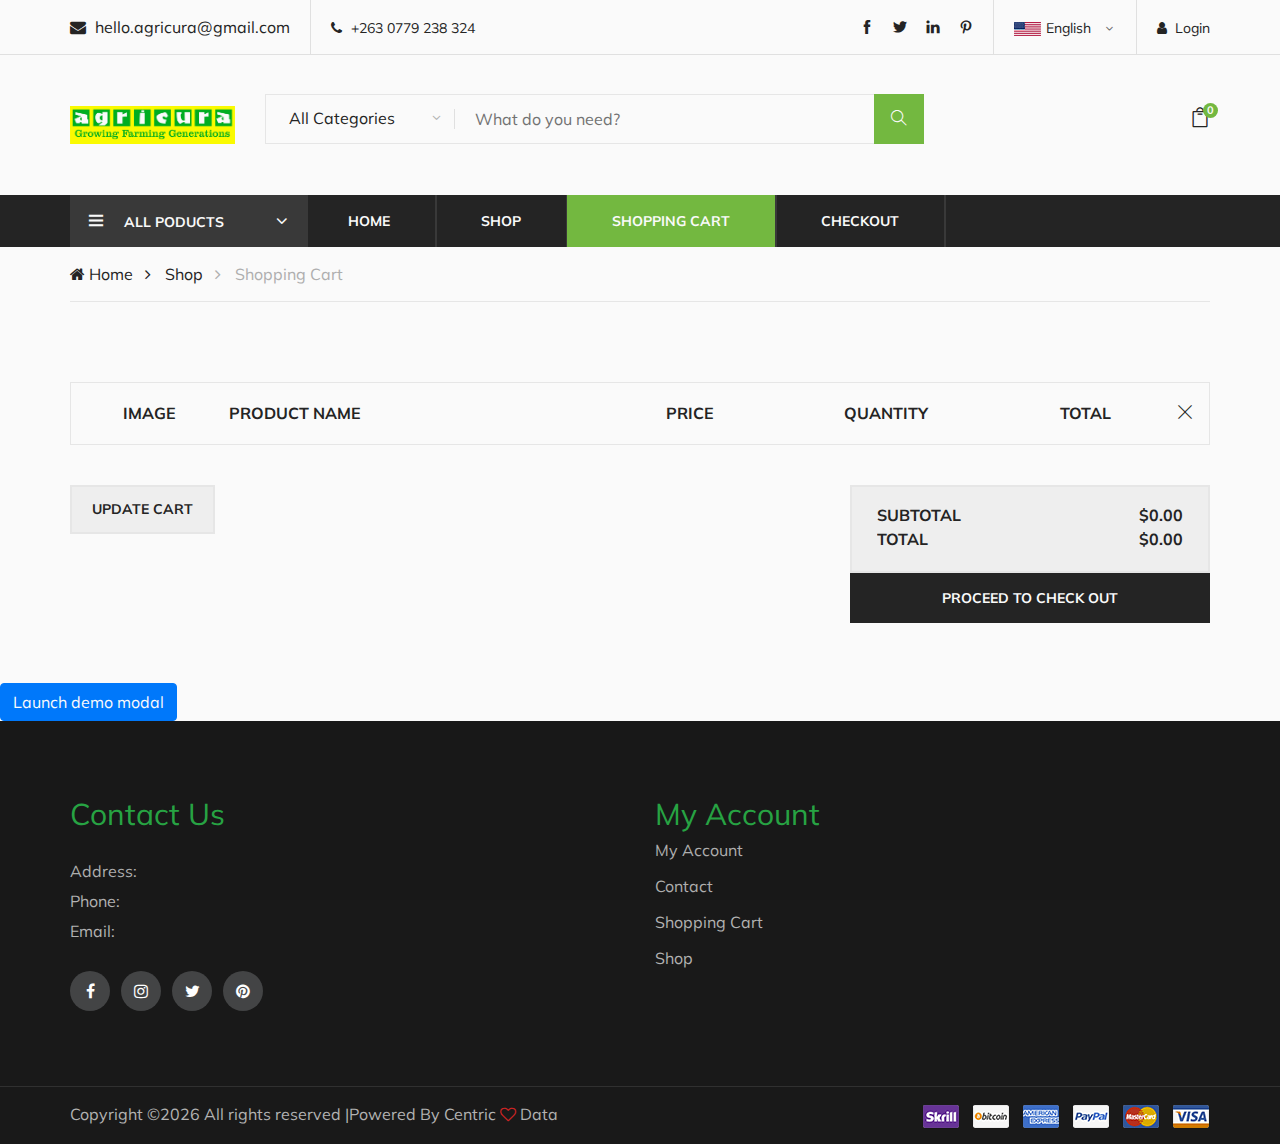
<file: shopping-cart.html>
<!DOCTYPE html>
<html lang="zxx">

<head>
    <meta charset="UTF-8">
    <meta name="description" content="Fashi Template">
    <meta name="keywords" content="Fashi, unica, creative, html">
    <meta name="viewport" content="width=device-width, initial-scale=1.0">
    <meta http-equiv="X-UA-Compatible" content="ie=edge">
    <title>Agricura Online Shop</title>

    <!-- Google Font -->
    <link href="https://fonts.googleapis.com/css?family=Muli:300,400,500,600,700,800,900&display=swap" rel="stylesheet">

    <!-- Css Styles -->
    <link rel="stylesheet" href="css/bootstrap.min.css" type="text/css">
    <link rel="stylesheet" href="css/font-awesome.min.css" type="text/css">
    <link rel="stylesheet" href="css/themify-icons.css" type="text/css">
    <link rel="stylesheet" href="css/elegant-icons.css" type="text/css">
    <link rel="stylesheet" href="css/owl.carousel.min.css" type="text/css">
    <link rel="stylesheet" href="css/nice-select.css" type="text/css">
    <link rel="stylesheet" href="css/jquery-ui.min.css" type="text/css">
    <link rel="stylesheet" href="css/slicknav.min.css" type="text/css">
    <link rel="stylesheet" href="css/style.css" type="text/css">
</head>

<body>
    <!-- Page Preloder -->
    <div id="preloder">
        <div class="loader"></div>
    </div>

    <!-- Header Section Begin -->
    <header class="header-section">
        <div class="header-top">
            <div class="container">
                <div class="ht-left">
                    <div class="mail-service">
                        <i class=" fa fa-envelope"></i>
                        hello.agricura@gmail.com
                    </div>
                    <div class="phone-service">
                        <i class=" fa fa-phone"></i>
                        +263 0779 238 324
                    </div>
                </div>
                <div class="ht-right">
                    <a href="#" class="login-panel"><i class="fa fa-user"></i>Login</a>
                    <div class="lan-selector">
                        <select class="language_drop" name="countries" id="countries" style="width:300px;">
                            <option value='yt' data-image="img/flag-1.jpg" data-imagecss="flag yt"
                                data-title="English">English</option>
                            
                        </select>
                    </div>
                    <div class="top-social">
                        <a href="#"><i class="ti-facebook"></i></a>
                        <a href="#"><i class="ti-twitter-alt"></i></a>
                        <a href="#"><i class="ti-linkedin"></i></a>
                        <a href="#"><i class="ti-pinterest"></i></a>
                    </div>
                </div>
            </div>
        </div>
        <div class="container">
            <div class="inner-header">
                <div class="row">
                    <div class="col-lg-2 col-md-2">
                        <div class="logo">
                            <a href="./index.html">
                                <img src="imagess/aagricura_logo.png" alt="">
                            </a>
                        </div>
                    </div>
                    <div class="col-lg-7 col-md-7">
                        <div class="advanced-search">
                            <button type="button" class="category-btn">All Categories</button>
                            <div class="input-group">
                                <input type="text" placeholder="What do you need?">
                                <button type="button"><i class="ti-search"></i></button>
                            </div>
                        </div>
                    </div>
                    <div class="col-lg-3 text-right col-md-3">
                        <ul class="nav-right">
                           
                            <li class="cart-icon"><a href="#">
                                    <i class="icon_bag_alt"></i>
                                    <span class="cart-products">0</span>
                                </a>
                                <div class="cart-hover">
                                    <div class="select-items">
                                        <table>
                                            <tbody class="txbody" > 
                                             
                                            </tbody>
                                        </table>
                                    </div>
                                    <div class="select-total">
                                        <span>total:</span>
                                        <h5 class="Total">$0.00</h5>
                                    </div>
                                    
                                </div>
                            </li>
                            
                        </ul>
                    </div>
                </div>
            </div>
        </div>
        <div class="nav-item">
            <div class="container">
                <div class="nav-depart">
                    <div class="depart-btn">
                        <i class="ti-menu"></i>
                        <span>All Poducts</span>
                        <ul class="depart-hover">
                            <li class="active"><a href="#"></a></li>
                            <li><a href="#">Insecticides</a></li>
                            <li><a href="#">Hebicides</a></li>
                            <li><a href="#">Fungicides</a></li>
                            <li><a href="#">Nematicides</a></li>
                            <li><a href="#">Growth Regulants</a></li>
                            <li><a href="#">Animal Health</a></li>
                            <li><a href="#">Fertilizers</a></li>
                        </ul>
                    </div>
                </div>
                <nav class="nav-menu mobile-menu">
                    <ul>
                        <li ><a href="./index.html">Home</a></li>
                        <li><a href="./shop.html">Shop</a></li>
                        <li class="active"><a href="./shopping-cart.html">Shopping Cart</a></li>
                        <li><a href="./check-out.html">Checkout</a></li>
                    </ul>
                </nav>
                <div id="mobile-menu-wrap"></div>
            </div>
        </div>
    </header>
    <!-- Header End -->

    <!-- Breadcrumb Section Begin -->
    <div class="breacrumb-section">
        <div class="container">
            <div class="row">
                <div class="col-lg-12">
                    <div class="breadcrumb-text product-more">
                        <a href="./home.html"><i class="fa fa-home"></i> Home</a>
                        <a href="./shop.html">Shop</a>
                        <span>Shopping Cart</span>
                    </div>
                </div>
            </div>
        </div>
    </div>
    <!-- Breadcrumb Section Begin -->

    <!-- Shopping Cart Section Begin -->
    <section class="shopping-cart spad">
        <div class="container">
            <div class="row ">
                <div class="col-lg-12">
                    <div class="cart-table">
                        <table>
                            <thead>
                                <tr>
                                    <th>Image</th>
                                    <th class="p-name">Product Name</th>
                                    <th>Price</th>
                                    <th>Quantity</th>
                                    <th>Total</th>
                                    <th><i class="ti-close"></i></th>
                                </tr>
                            </thead>
                            <tbody class="ttbody">
                               
                                
                                
                            </tbody>
                        </table>
                    </div>
                    <div class="row">
                        <div class="col-lg-4">
                            <div class="cart-buttons">
                                <a href="#" class="primary-btn up-cart">Update cart</a>
                            </div>
                            
                        </div>
                        <div class="col-lg-4 offset-lg-4">
                            <div class="proceed-checkout">
                                <ul>
                                    <li >Subtotal <span class="subtotal">$0.00</span></li>
                                    <li >Total <span class="cart-total">$0.00</span></li>
                                </ul>
                                <a href="check-out.html" class="proceed-btn">PROCEED TO CHECK OUT</a>
                            </div>
                        </div>
                    </div>
                </div>
            </div>
        </div>
    </section>
    <!-- Shopping Cart Section End -->

    <!-- Partner Logo Section Begin -->
    
    <!-- Partner Logo Section End -->

    <!-- Footer Section Begin -->

    <!-- Button trigger modal -->
<button type="button" class="btn btn-primary" data-toggle="modal" data-target="#exampleModal">
        Launch demo modal
      </button>
      
      <!-- Modal -->
      <div class="modal fade" id="exampleModal" tabindex="-1" role="dialog" aria-labelledby="exampleModalLabel" aria-hidden="true">
        <div class="modal-dialog" role="document">
          <div class="modal-content">
            <div class="modal-header">
              <h5 class="modal-title" id="exampleModalLabel">Modal title</h5>
              <button type="button" class="close" data-dismiss="modal" aria-label="Close">
                <span aria-hidden="true">&times;</span>
              </button>
            </div>
            <div class="modal-body">
              ...
            </div>
            <div class="modal-footer">
              <button type="button" class="btn btn-secondary" data-dismiss="modal">Close</button>
              <button type="button" class="btn btn-primary">Save changes</button>
            </div>
          </div>
        </div>
      </div>
    <footer class="footer-section">
        <div class="container">
            <div class="row">
                <div class="col-lg-3">
                    <div class="footer-left">
                        <div class="footer-logo">
                            <h3 class="text-success">Contact Us </h3>
                        </div>
                        <ul>
                            <li>Address: </li>
                            <li>Phone: </li>
                            <li>Email: </li>
                        </ul>
                        <div class="footer-social">
                            <a href="#"><i class="fa fa-facebook"></i></a>
                            <a href="#"><i class="fa fa-instagram"></i></a>
                            <a href="#"><i class="fa fa-twitter"></i></a>
                            <a href="#"><i class="fa fa-pinterest"></i></a>
                        </div>
                    </div>
                </div>
                <div class="col-lg-2 offset-lg-1">
                    
                </div>
                <div class="col-lg-2">
                    <div class="footer-widget">
                        <h3 class="text-success">My Account</h3>
                        <ul>
                            <li><a href="#">My Account</a></li>
                            <li><a href="#">Contact</a></li>
                            <li><a href="#">Shopping Cart</a></li>
                            <li><a href="#">Shop</a></li>
                        </ul>
                    </div>
                </div>
               
                    
                </div>
            </div>
        </div>
        <div class="copyright-reserved">
            <div class="container">
                <div class="row">
                    <div class="col-lg-12">
                        <div class="copyright-text">
                            <!-- Link back to Colorlib can't be removed. Template is licensed under CC BY 3.0. -->
Copyright &copy;<script>document.write(new Date().getFullYear());</script> All rights reserved |Powered By Centric  <i class="fa fa-heart-o" aria-hidden="true"></i> <a href="https://www.centricdata.net" target="_blank">Data</a>
<!-- Link back to Colorlib can't be removed. Template is licensed under CC BY 3.0. -->
                        </div>
                        <div class="payment-pic">
                            <img src="img/payment-method.png" alt="">
                        </div>
                    </div>
                </div>
            </div>
        </div>
    </footer>
    <!-- Footer Section End -->

    <!-- Js Plugins -->
    <script src="js/jquery-3.3.1.min.js"></script>
    <script src="js/bootstrap.min.js"></script>
    <script src="js/jquery-ui.min.js"></script>
    <script src="js/jquery.countdown.min.js"></script>
    <script src="js/jquery.nice-select.min.js"></script>
    <script src="js/jquery.zoom.min.js"></script>
    <script src="js/jquery.dd.min.js"></script>
    <script src="js/jquery.slicknav.js"></script>
    <script src="js/owl.carousel.min.js"></script>
    <script src="js/main.js"></script>
    <script src="js/cart-shop.js"></script>
</body>

</html>
</file>
<file: css/themify-icons.css>
@font-face {
	font-family: 'themify';
	src:url('../fonts/themify.eot?-fvbane');
	src:url('../fonts/themify.eot?#iefix-fvbane') format('embedded-opentype'),
		url('../fonts/themify.woff?-fvbane') format('woff'),
		url('../fonts/themify.ttf?-fvbane') format('truetype'),
		url('../fonts/themify.svg?-fvbane#themify') format('svg');
	font-weight: normal;
	font-style: normal;
}

[class^="ti-"], [class*=" ti-"] {
	font-family: 'themify';
	speak: none;
	font-style: normal;
	font-weight: normal;
	font-variant: normal;
	text-transform: none;
	line-height: 1;

	/* Better Font Rendering =========== */
	-webkit-font-smoothing: antialiased;
	-moz-osx-font-smoothing: grayscale;
}

.ti-wand:before {
	content: "\e600";
}
.ti-volume:before {
	content: "\e601";
}
.ti-user:before {
	content: "\e602";
}
.ti-unlock:before {
	content: "\e603";
}
.ti-unlink:before {
	content: "\e604";
}
.ti-trash:before {
	content: "\e605";
}
.ti-thought:before {
	content: "\e606";
}
.ti-target:before {
	content: "\e607";
}
.ti-tag:before {
	content: "\e608";
}
.ti-tablet:before {
	content: "\e609";
}
.ti-star:before {
	content: "\e60a";
}
.ti-spray:before {
	content: "\e60b";
}
.ti-signal:before {
	content: "\e60c";
}
.ti-shopping-cart:before {
	content: "\e60d";
}
.ti-shopping-cart-full:before {
	content: "\e60e";
}
.ti-settings:before {
	content: "\e60f";
}
.ti-search:before {
	content: "\e610";
}
.ti-zoom-in:before {
	content: "\e611";
}
.ti-zoom-out:before {
	content: "\e612";
}
.ti-cut:before {
	content: "\e613";
}
.ti-ruler:before {
	content: "\e614";
}
.ti-ruler-pencil:before {
	content: "\e615";
}
.ti-ruler-alt:before {
	content: "\e616";
}
.ti-bookmark:before {
	content: "\e617";
}
.ti-bookmark-alt:before {
	content: "\e618";
}
.ti-reload:before {
	content: "\e619";
}
.ti-plus:before {
	content: "\e61a";
}
.ti-pin:before {
	content: "\e61b";
}
.ti-pencil:before {
	content: "\e61c";
}
.ti-pencil-alt:before {
	content: "\e61d";
}
.ti-paint-roller:before {
	content: "\e61e";
}
.ti-paint-bucket:before {
	content: "\e61f";
}
.ti-na:before {
	content: "\e620";
}
.ti-mobile:before {
	content: "\e621";
}
.ti-minus:before {
	content: "\e622";
}
.ti-medall:before {
	content: "\e623";
}
.ti-medall-alt:before {
	content: "\e624";
}
.ti-marker:before {
	content: "\e625";
}
.ti-marker-alt:before {
	content: "\e626";
}
.ti-arrow-up:before {
	content: "\e627";
}
.ti-arrow-right:before {
	content: "\e628";
}
.ti-arrow-left:before {
	content: "\e629";
}
.ti-arrow-down:before {
	content: "\e62a";
}
.ti-lock:before {
	content: "\e62b";
}
.ti-location-arrow:before {
	content: "\e62c";
}
.ti-link:before {
	content: "\e62d";
}
.ti-layout:before {
	content: "\e62e";
}
.ti-layers:before {
	content: "\e62f";
}
.ti-layers-alt:before {
	content: "\e630";
}
.ti-key:before {
	content: "\e631";
}
.ti-import:before {
	content: "\e632";
}
.ti-image:before {
	content: "\e633";
}
.ti-heart:before {
	content: "\e634";
}
.ti-heart-broken:before {
	content: "\e635";
}
.ti-hand-stop:before {
	content: "\e636";
}
.ti-hand-open:before {
	content: "\e637";
}
.ti-hand-drag:before {
	content: "\e638";
}
.ti-folder:before {
	content: "\e639";
}
.ti-flag:before {
	content: "\e63a";
}
.ti-flag-alt:before {
	content: "\e63b";
}
.ti-flag-alt-2:before {
	content: "\e63c";
}
.ti-eye:before {
	content: "\e63d";
}
.ti-export:before {
	content: "\e63e";
}
.ti-exchange-vertical:before {
	content: "\e63f";
}
.ti-desktop:before {
	content: "\e640";
}
.ti-cup:before {
	content: "\e641";
}
.ti-crown:before {
	content: "\e642";
}
.ti-comments:before {
	content: "\e643";
}
.ti-comment:before {
	content: "\e644";
}
.ti-comment-alt:before {
	content: "\e645";
}
.ti-close:before {
	content: "\e646";
}
.ti-clip:before {
	content: "\e647";
}
.ti-angle-up:before {
	content: "\e648";
}
.ti-angle-right:before {
	content: "\e649";
}
.ti-angle-left:before {
	content: "\e64a";
}
.ti-angle-down:before {
	content: "\e64b";
}
.ti-check:before {
	content: "\e64c";
}
.ti-check-box:before {
	content: "\e64d";
}
.ti-camera:before {
	content: "\e64e";
}
.ti-announcement:before {
	content: "\e64f";
}
.ti-brush:before {
	content: "\e650";
}
.ti-briefcase:before {
	content: "\e651";
}
.ti-bolt:before {
	content: "\e652";
}
.ti-bolt-alt:before {
	content: "\e653";
}
.ti-blackboard:before {
	content: "\e654";
}
.ti-bag:before {
	content: "\e655";
}
.ti-move:before {
	content: "\e656";
}
.ti-arrows-vertical:before {
	content: "\e657";
}
.ti-arrows-horizontal:before {
	content: "\e658";
}
.ti-fullscreen:before {
	content: "\e659";
}
.ti-arrow-top-right:before {
	content: "\e65a";
}
.ti-arrow-top-left:before {
	content: "\e65b";
}
.ti-arrow-circle-up:before {
	content: "\e65c";
}
.ti-arrow-circle-right:before {
	content: "\e65d";
}
.ti-arrow-circle-left:before {
	content: "\e65e";
}
.ti-arrow-circle-down:before {
	content: "\e65f";
}
.ti-angle-double-up:before {
	content: "\e660";
}
.ti-angle-double-right:before {
	content: "\e661";
}
.ti-angle-double-left:before {
	content: "\e662";
}
.ti-angle-double-down:before {
	content: "\e663";
}
.ti-zip:before {
	content: "\e664";
}
.ti-world:before {
	content: "\e665";
}
.ti-wheelchair:before {
	content: "\e666";
}
.ti-view-list:before {
	content: "\e667";
}
.ti-view-list-alt:before {
	content: "\e668";
}
.ti-view-grid:before {
	content: "\e669";
}
.ti-uppercase:before {
	content: "\e66a";
}
.ti-upload:before {
	content: "\e66b";
}
.ti-underline:before {
	content: "\e66c";
}
.ti-truck:before {
	content: "\e66d";
}
.ti-timer:before {
	content: "\e66e";
}
.ti-ticket:before {
	content: "\e66f";
}
.ti-thumb-up:before {
	content: "\e670";
}
.ti-thumb-down:before {
	content: "\e671";
}
.ti-text:before {
	content: "\e672";
}
.ti-stats-up:before {
	content: "\e673";
}
.ti-stats-down:before {
	content: "\e674";
}
.ti-split-v:before {
	content: "\e675";
}
.ti-split-h:before {
	content: "\e676";
}
.ti-smallcap:before {
	content: "\e677";
}
.ti-shine:before {
	content: "\e678";
}
.ti-shift-right:before {
	content: "\e679";
}
.ti-shift-left:before {
	content: "\e67a";
}
.ti-shield:before {
	content: "\e67b";
}
.ti-notepad:before {
	content: "\e67c";
}
.ti-server:before {
	content: "\e67d";
}
.ti-quote-right:before {
	content: "\e67e";
}
.ti-quote-left:before {
	content: "\e67f";
}
.ti-pulse:before {
	content: "\e680";
}
.ti-printer:before {
	content: "\e681";
}
.ti-power-off:before {
	content: "\e682";
}
.ti-plug:before {
	content: "\e683";
}
.ti-pie-chart:before {
	content: "\e684";
}
.ti-paragraph:before {
	content: "\e685";
}
.ti-panel:before {
	content: "\e686";
}
.ti-package:before {
	content: "\e687";
}
.ti-music:before {
	content: "\e688";
}
.ti-music-alt:before {
	content: "\e689";
}
.ti-mouse:before {
	content: "\e68a";
}
.ti-mouse-alt:before {
	content: "\e68b";
}
.ti-money:before {
	content: "\e68c";
}
.ti-microphone:before {
	content: "\e68d";
}
.ti-menu:before {
	content: "\e68e";
}
.ti-menu-alt:before {
	content: "\e68f";
}
.ti-map:before {
	content: "\e690";
}
.ti-map-alt:before {
	content: "\e691";
}
.ti-loop:before {
	content: "\e692";
}
.ti-location-pin:before {
	content: "\e693";
}
.ti-list:before {
	content: "\e694";
}
.ti-light-bulb:before {
	content: "\e695";
}
.ti-Italic:before {
	content: "\e696";
}
.ti-info:before {
	content: "\e697";
}
.ti-infinite:before {
	content: "\e698";
}
.ti-id-badge:before {
	content: "\e699";
}
.ti-hummer:before {
	content: "\e69a";
}
.ti-home:before {
	content: "\e69b";
}
.ti-help:before {
	content: "\e69c";
}
.ti-headphone:before {
	content: "\e69d";
}
.ti-harddrives:before {
	content: "\e69e";
}
.ti-harddrive:before {
	content: "\e69f";
}
.ti-gift:before {
	content: "\e6a0";
}
.ti-game:before {
	content: "\e6a1";
}
.ti-filter:before {
	content: "\e6a2";
}
.ti-files:before {
	content: "\e6a3";
}
.ti-file:before {
	content: "\e6a4";
}
.ti-eraser:before {
	content: "\e6a5";
}
.ti-envelope:before {
	content: "\e6a6";
}
.ti-download:before {
	content: "\e6a7";
}
.ti-direction:before {
	content: "\e6a8";
}
.ti-direction-alt:before {
	content: "\e6a9";
}
.ti-dashboard:before {
	content: "\e6aa";
}
.ti-control-stop:before {
	content: "\e6ab";
}
.ti-control-shuffle:before {
	content: "\e6ac";
}
.ti-control-play:before {
	content: "\e6ad";
}
.ti-control-pause:before {
	content: "\e6ae";
}
.ti-control-forward:before {
	content: "\e6af";
}
.ti-control-backward:before {
	content: "\e6b0";
}
.ti-cloud:before {
	content: "\e6b1";
}
.ti-cloud-up:before {
	content: "\e6b2";
}
.ti-cloud-down:before {
	content: "\e6b3";
}
.ti-clipboard:before {
	content: "\e6b4";
}
.ti-car:before {
	content: "\e6b5";
}
.ti-calendar:before {
	content: "\e6b6";
}
.ti-book:before {
	content: "\e6b7";
}
.ti-bell:before {
	content: "\e6b8";
}
.ti-basketball:before {
	content: "\e6b9";
}
.ti-bar-chart:before {
	content: "\e6ba";
}
.ti-bar-chart-alt:before {
	content: "\e6bb";
}
.ti-back-right:before {
	content: "\e6bc";
}
.ti-back-left:before {
	content: "\e6bd";
}
.ti-arrows-corner:before {
	content: "\e6be";
}
.ti-archive:before {
	content: "\e6bf";
}
.ti-anchor:before {
	content: "\e6c0";
}
.ti-align-right:before {
	content: "\e6c1";
}
.ti-align-left:before {
	content: "\e6c2";
}
.ti-align-justify:before {
	content: "\e6c3";
}
.ti-align-center:before {
	content: "\e6c4";
}
.ti-alert:before {
	content: "\e6c5";
}
.ti-alarm-clock:before {
	content: "\e6c6";
}
.ti-agenda:before {
	content: "\e6c7";
}
.ti-write:before {
	content: "\e6c8";
}
.ti-window:before {
	content: "\e6c9";
}
.ti-widgetized:before {
	content: "\e6ca";
}
.ti-widget:before {
	content: "\e6cb";
}
.ti-widget-alt:before {
	content: "\e6cc";
}
.ti-wallet:before {
	content: "\e6cd";
}
.ti-video-clapper:before {
	content: "\e6ce";
}
.ti-video-camera:before {
	content: "\e6cf";
}
.ti-vector:before {
	content: "\e6d0";
}
.ti-themify-logo:before {
	content: "\e6d1";
}
.ti-themify-favicon:before {
	content: "\e6d2";
}
.ti-themify-favicon-alt:before {
	content: "\e6d3";
}
.ti-support:before {
	content: "\e6d4";
}
.ti-stamp:before {
	content: "\e6d5";
}
.ti-split-v-alt:before {
	content: "\e6d6";
}
.ti-slice:before {
	content: "\e6d7";
}
.ti-shortcode:before {
	content: "\e6d8";
}
.ti-shift-right-alt:before {
	content: "\e6d9";
}
.ti-shift-left-alt:before {
	content: "\e6da";
}
.ti-ruler-alt-2:before {
	content: "\e6db";
}
.ti-receipt:before {
	content: "\e6dc";
}
.ti-pin2:before {
	content: "\e6dd";
}
.ti-pin-alt:before {
	content: "\e6de";
}
.ti-pencil-alt2:before {
	content: "\e6df";
}
.ti-palette:before {
	content: "\e6e0";
}
.ti-more:before {
	content: "\e6e1";
}
.ti-more-alt:before {
	content: "\e6e2";
}
.ti-microphone-alt:before {
	content: "\e6e3";
}
.ti-magnet:before {
	content: "\e6e4";
}
.ti-line-double:before {
	content: "\e6e5";
}
.ti-line-dotted:before {
	content: "\e6e6";
}
.ti-line-dashed:before {
	content: "\e6e7";
}
.ti-layout-width-full:before {
	content: "\e6e8";
}
.ti-layout-width-default:before {
	content: "\e6e9";
}
.ti-layout-width-default-alt:before {
	content: "\e6ea";
}
.ti-layout-tab:before {
	content: "\e6eb";
}
.ti-layout-tab-window:before {
	content: "\e6ec";
}
.ti-layout-tab-v:before {
	content: "\e6ed";
}
.ti-layout-tab-min:before {
	content: "\e6ee";
}
.ti-layout-slider:before {
	content: "\e6ef";
}
.ti-layout-slider-alt:before {
	content: "\e6f0";
}
.ti-layout-sidebar-right:before {
	content: "\e6f1";
}
.ti-layout-sidebar-none:before {
	content: "\e6f2";
}
.ti-layout-sidebar-left:before {
	content: "\e6f3";
}
.ti-layout-placeholder:before {
	content: "\e6f4";
}
.ti-layout-menu:before {
	content: "\e6f5";
}
.ti-layout-menu-v:before {
	content: "\e6f6";
}
.ti-layout-menu-separated:before {
	content: "\e6f7";
}
.ti-layout-menu-full:before {
	content: "\e6f8";
}
.ti-layout-media-right-alt:before {
	content: "\e6f9";
}
.ti-layout-media-right:before {
	content: "\e6fa";
}
.ti-layout-media-overlay:before {
	content: "\e6fb";
}
.ti-layout-media-overlay-alt:before {
	content: "\e6fc";
}
.ti-layout-media-overlay-alt-2:before {
	content: "\e6fd";
}
.ti-layout-media-left-alt:before {
	content: "\e6fe";
}
.ti-layout-media-left:before {
	content: "\e6ff";
}
.ti-layout-media-center-alt:before {
	content: "\e700";
}
.ti-layout-media-center:before {
	content: "\e701";
}
.ti-layout-list-thumb:before {
	content: "\e702";
}
.ti-layout-list-thumb-alt:before {
	content: "\e703";
}
.ti-layout-list-post:before {
	content: "\e704";
}
.ti-layout-list-large-image:before {
	content: "\e705";
}
.ti-layout-line-solid:before {
	content: "\e706";
}
.ti-layout-grid4:before {
	content: "\e707";
}
.ti-layout-grid3:before {
	content: "\e708";
}
.ti-layout-grid2:before {
	content: "\e709";
}
.ti-layout-grid2-thumb:before {
	content: "\e70a";
}
.ti-layout-cta-right:before {
	content: "\e70b";
}
.ti-layout-cta-left:before {
	content: "\e70c";
}
.ti-layout-cta-center:before {
	content: "\e70d";
}
.ti-layout-cta-btn-right:before {
	content: "\e70e";
}
.ti-layout-cta-btn-left:before {
	content: "\e70f";
}
.ti-layout-column4:before {
	content: "\e710";
}
.ti-layout-column3:before {
	content: "\e711";
}
.ti-layout-column2:before {
	content: "\e712";
}
.ti-layout-accordion-separated:before {
	content: "\e713";
}
.ti-layout-accordion-merged:before {
	content: "\e714";
}
.ti-layout-accordion-list:before {
	content: "\e715";
}
.ti-ink-pen:before {
	content: "\e716";
}
.ti-info-alt:before {
	content: "\e717";
}
.ti-help-alt:before {
	content: "\e718";
}
.ti-headphone-alt:before {
	content: "\e719";
}
.ti-hand-point-up:before {
	content: "\e71a";
}
.ti-hand-point-right:before {
	content: "\e71b";
}
.ti-hand-point-left:before {
	content: "\e71c";
}
.ti-hand-point-down:before {
	content: "\e71d";
}
.ti-gallery:before {
	content: "\e71e";
}
.ti-face-smile:before {
	content: "\e71f";
}
.ti-face-sad:before {
	content: "\e720";
}
.ti-credit-card:before {
	content: "\e721";
}
.ti-control-skip-forward:before {
	content: "\e722";
}
.ti-control-skip-backward:before {
	content: "\e723";
}
.ti-control-record:before {
	content: "\e724";
}
.ti-control-eject:before {
	content: "\e725";
}
.ti-comments-smiley:before {
	content: "\e726";
}
.ti-brush-alt:before {
	content: "\e727";
}
.ti-youtube:before {
	content: "\e728";
}
.ti-vimeo:before {
	content: "\e729";
}
.ti-twitter:before {
	content: "\e72a";
}
.ti-time:before {
	content: "\e72b";
}
.ti-tumblr:before {
	content: "\e72c";
}
.ti-skype:before {
	content: "\e72d";
}
.ti-share:before {
	content: "\e72e";
}
.ti-share-alt:before {
	content: "\e72f";
}
.ti-rocket:before {
	content: "\e730";
}
.ti-pinterest:before {
	content: "\e731";
}
.ti-new-window:before {
	content: "\e732";
}
.ti-microsoft:before {
	content: "\e733";
}
.ti-list-ol:before {
	content: "\e734";
}
.ti-linkedin:before {
	content: "\e735";
}
.ti-layout-sidebar-2:before {
	content: "\e736";
}
.ti-layout-grid4-alt:before {
	content: "\e737";
}
.ti-layout-grid3-alt:before {
	content: "\e738";
}
.ti-layout-grid2-alt:before {
	content: "\e739";
}
.ti-layout-column4-alt:before {
	content: "\e73a";
}
.ti-layout-column3-alt:before {
	content: "\e73b";
}
.ti-layout-column2-alt:before {
	content: "\e73c";
}
.ti-instagram:before {
	content: "\e73d";
}
.ti-google:before {
	content: "\e73e";
}
.ti-github:before {
	content: "\e73f";
}
.ti-flickr:before {
	content: "\e740";
}
.ti-facebook:before {
	content: "\e741";
}
.ti-dropbox:before {
	content: "\e742";
}
.ti-dribbble:before {
	content: "\e743";
}
.ti-apple:before {
	content: "\e744";
}
.ti-android:before {
	content: "\e745";
}
.ti-save:before {
	content: "\e746";
}
.ti-save-alt:before {
	content: "\e747";
}
.ti-yahoo:before {
	content: "\e748";
}
.ti-wordpress:before {
	content: "\e749";
}
.ti-vimeo-alt:before {
	content: "\e74a";
}
.ti-twitter-alt:before {
	content: "\e74b";
}
.ti-tumblr-alt:before {
	content: "\e74c";
}
.ti-trello:before {
	content: "\e74d";
}
.ti-stack-overflow:before {
	content: "\e74e";
}
.ti-soundcloud:before {
	content: "\e74f";
}
.ti-sharethis:before {
	content: "\e750";
}
.ti-sharethis-alt:before {
	content: "\e751";
}
.ti-reddit:before {
	content: "\e752";
}
.ti-pinterest-alt:before {
	content: "\e753";
}
.ti-microsoft-alt:before {
	content: "\e754";
}
.ti-linux:before {
	content: "\e755";
}
.ti-jsfiddle:before {
	content: "\e756";
}
.ti-joomla:before {
	content: "\e757";
}
.ti-html5:before {
	content: "\e758";
}
.ti-flickr-alt:before {
	content: "\e759";
}
.ti-email:before {
	content: "\e75a";
}
.ti-drupal:before {
	content: "\e75b";
}
.ti-dropbox-alt:before {
	content: "\e75c";
}
.ti-css3:before {
	content: "\e75d";
}
.ti-rss:before {
	content: "\e75e";
}
.ti-rss-alt:before {
	content: "\e75f";
}
</file>
<file: css/elegant-icons.css>
@font-face {
	font-family: 'ElegantIcons';
	src:url('../fonts/ElegantIcons.eot');
	src:url('../fonts/ElegantIcons.eot?#iefix') format('embedded-opentype'),
		url('../fonts/ElegantIcons.woff') format('woff'),
		url('../fonts/ElegantIcons.ttf') format('truetype'),
		url('../fonts/ElegantIcons.svg#ElegantIcons') format('svg');
	font-weight: normal;
	font-style: normal;
}

/* Use the following CSS code if you want to use data attributes for inserting your icons */
[data-icon]:before {
	font-family: 'ElegantIcons';
	content: attr(data-icon);
	speak: none;
	font-weight: normal;
	font-variant: normal;
	text-transform: none;
	line-height: 1;
	-webkit-font-smoothing: antialiased;
	-moz-osx-font-smoothing: grayscale;
}

/* Use the following CSS code if you want to have a class per icon */
/*
Instead of a list of all class selectors,
you can use the generic selector below, but it's slower:
[class*="your-class-prefix"] {
*/
.arrow_up, .arrow_down, .arrow_left, .arrow_right, .arrow_left-up, .arrow_right-up, .arrow_right-down, .arrow_left-down, .arrow-up-down, .arrow_up-down_alt, .arrow_left-right_alt, .arrow_left-right, .arrow_expand_alt2, .arrow_expand_alt, .arrow_condense, .arrow_expand, .arrow_move, .arrow_carrot-up, .arrow_carrot-down, .arrow_carrot-left, .arrow_carrot-right, .arrow_carrot-2up, .arrow_carrot-2down, .arrow_carrot-2left, .arrow_carrot-2right, .arrow_carrot-up_alt2, .arrow_carrot-down_alt2, .arrow_carrot-left_alt2, .arrow_carrot-right_alt2, .arrow_carrot-2up_alt2, .arrow_carrot-2down_alt2, .arrow_carrot-2left_alt2, .arrow_carrot-2right_alt2, .arrow_triangle-up, .arrow_triangle-down, .arrow_triangle-left, .arrow_triangle-right, .arrow_triangle-up_alt2, .arrow_triangle-down_alt2, .arrow_triangle-left_alt2, .arrow_triangle-right_alt2, .arrow_back, .icon_minus-06, .icon_plus, .icon_close, .icon_check, .icon_minus_alt2, .icon_plus_alt2, .icon_close_alt2, .icon_check_alt2, .icon_zoom-out_alt, .icon_zoom-in_alt, .icon_search, .icon_box-empty, .icon_box-selected, .icon_minus-box, .icon_plus-box, .icon_box-checked, .icon_circle-empty, .icon_circle-slelected, .icon_stop_alt2, .icon_stop, .icon_pause_alt2, .icon_pause, .icon_menu, .icon_menu-square_alt2, .icon_menu-circle_alt2, .icon_ul, .icon_ol, .icon_adjust-horiz, .icon_adjust-vert, .icon_document_alt, .icon_documents_alt, .icon_pencil, .icon_pencil-edit_alt, .icon_pencil-edit, .icon_folder-alt, .icon_folder-open_alt, .icon_folder-add_alt, .icon_info_alt, .icon_error-oct_alt, .icon_error-circle_alt, .icon_error-triangle_alt, .icon_question_alt2, .icon_question, .icon_comment_alt, .icon_chat_alt, .icon_vol-mute_alt, .icon_volume-low_alt, .icon_volume-high_alt, .icon_quotations, .icon_quotations_alt2, .icon_clock_alt, .icon_lock_alt, .icon_lock-open_alt, .icon_key_alt, .icon_cloud_alt, .icon_cloud-upload_alt, .icon_cloud-download_alt, .icon_image, .icon_images, .icon_lightbulb_alt, .icon_gift_alt, .icon_house_alt, .icon_genius, .icon_mobile, .icon_tablet, .icon_laptop, .icon_desktop, .icon_camera_alt, .icon_mail_alt, .icon_cone_alt, .icon_ribbon_alt, .icon_bag_alt, .icon_creditcard, .icon_cart_alt, .icon_paperclip, .icon_tag_alt, .icon_tags_alt, .icon_trash_alt, .icon_cursor_alt, .icon_mic_alt, .icon_compass_alt, .icon_pin_alt, .icon_pushpin_alt, .icon_map_alt, .icon_drawer_alt, .icon_toolbox_alt, .icon_book_alt, .icon_calendar, .icon_film, .icon_table, .icon_contacts_alt, .icon_headphones, .icon_lifesaver, .icon_piechart, .icon_refresh, .icon_link_alt, .icon_link, .icon_loading, .icon_blocked, .icon_archive_alt, .icon_heart_alt, .icon_star_alt, .icon_star-half_alt, .icon_star, .icon_star-half, .icon_tools, .icon_tool, .icon_cog, .icon_cogs, .arrow_up_alt, .arrow_down_alt, .arrow_left_alt, .arrow_right_alt, .arrow_left-up_alt, .arrow_right-up_alt, .arrow_right-down_alt, .arrow_left-down_alt, .arrow_condense_alt, .arrow_expand_alt3, .arrow_carrot_up_alt, .arrow_carrot-down_alt, .arrow_carrot-left_alt, .arrow_carrot-right_alt, .arrow_carrot-2up_alt, .arrow_carrot-2dwnn_alt, .arrow_carrot-2left_alt, .arrow_carrot-2right_alt, .arrow_triangle-up_alt, .arrow_triangle-down_alt, .arrow_triangle-left_alt, .arrow_triangle-right_alt, .icon_minus_alt, .icon_plus_alt, .icon_close_alt, .icon_check_alt, .icon_zoom-out, .icon_zoom-in, .icon_stop_alt, .icon_menu-square_alt, .icon_menu-circle_alt, .icon_document, .icon_documents, .icon_pencil_alt, .icon_folder, .icon_folder-open, .icon_folder-add, .icon_folder_upload, .icon_folder_download, .icon_info, .icon_error-circle, .icon_error-oct, .icon_error-triangle, .icon_question_alt, .icon_comment, .icon_chat, .icon_vol-mute, .icon_volume-low, .icon_volume-high, .icon_quotations_alt, .icon_clock, .icon_lock, .icon_lock-open, .icon_key, .icon_cloud, .icon_cloud-upload, .icon_cloud-download, .icon_lightbulb, .icon_gift, .icon_house, .icon_camera, .icon_mail, .icon_cone, .icon_ribbon, .icon_bag, .icon_cart, .icon_tag, .icon_tags, .icon_trash, .icon_cursor, .icon_mic, .icon_compass, .icon_pin, .icon_pushpin, .icon_map, .icon_drawer, .icon_toolbox, .icon_book, .icon_contacts, .icon_archive, .icon_heart, .icon_profile, .icon_group, .icon_grid-2x2, .icon_grid-3x3, .icon_music, .icon_pause_alt, .icon_phone, .icon_upload, .icon_download, .social_facebook, .social_twitter, .social_pinterest, .social_googleplus, .social_tumblr, .social_tumbleupon, .social_wordpress, .social_instagram, .social_dribbble, .social_vimeo, .social_linkedin, .social_rss, .social_deviantart, .social_share, .social_myspace, .social_skype, .social_youtube, .social_picassa, .social_googledrive, .social_flickr, .social_blogger, .social_spotify, .social_delicious, .social_facebook_circle, .social_twitter_circle, .social_pinterest_circle, .social_googleplus_circle, .social_tumblr_circle, .social_stumbleupon_circle, .social_wordpress_circle, .social_instagram_circle, .social_dribbble_circle, .social_vimeo_circle, .social_linkedin_circle, .social_rss_circle, .social_deviantart_circle, .social_share_circle, .social_myspace_circle, .social_skype_circle, .social_youtube_circle, .social_picassa_circle, .social_googledrive_alt2, .social_flickr_circle, .social_blogger_circle, .social_spotify_circle, .social_delicious_circle, .social_facebook_square, .social_twitter_square, .social_pinterest_square, .social_googleplus_square, .social_tumblr_square, .social_stumbleupon_square, .social_wordpress_square, .social_instagram_square, .social_dribbble_square, .social_vimeo_square, .social_linkedin_square, .social_rss_square, .social_deviantart_square, .social_share_square, .social_myspace_square, .social_skype_square, .social_youtube_square, .social_picassa_square, .social_googledrive_square, .social_flickr_square, .social_blogger_square, .social_spotify_square, .social_delicious_square, .icon_printer, .icon_calulator, .icon_building, .icon_floppy, .icon_drive, .icon_search-2, .icon_id, .icon_id-2, .icon_puzzle, .icon_like, .icon_dislike, .icon_mug, .icon_currency, .icon_wallet, .icon_pens, .icon_easel, .icon_flowchart, .icon_datareport, .icon_briefcase, .icon_shield, .icon_percent, .icon_globe, .icon_globe-2, .icon_target, .icon_hourglass, .icon_balance, .icon_rook, .icon_printer-alt, .icon_calculator_alt, .icon_building_alt, .icon_floppy_alt, .icon_drive_alt, .icon_search_alt, .icon_id_alt, .icon_id-2_alt, .icon_puzzle_alt, .icon_like_alt, .icon_dislike_alt, .icon_mug_alt, .icon_currency_alt, .icon_wallet_alt, .icon_pens_alt, .icon_easel_alt, .icon_flowchart_alt, .icon_datareport_alt, .icon_briefcase_alt, .icon_shield_alt, .icon_percent_alt, .icon_globe_alt, .icon_clipboard {
	font-family: 'ElegantIcons';
	speak: none;
	font-style: normal;
	font-weight: normal;
	font-variant: normal;
	text-transform: none;
	line-height: 1;
	-webkit-font-smoothing: antialiased;
}
.arrow_up:before {
	content: "\21";
}
.arrow_down:before {
	content: "\22";
}
.arrow_left:before {
	content: "\23";
}
.arrow_right:before {
	content: "\24";
}
.arrow_left-up:before {
	content: "\25";
}
.arrow_right-up:before {
	content: "\26";
}
.arrow_right-down:before {
	content: "\27";
}
.arrow_left-down:before {
	content: "\28";
}
.arrow-up-down:before {
	content: "\29";
}
.arrow_up-down_alt:before {
	content: "\2a";
}
.arrow_left-right_alt:before {
	content: "\2b";
}
.arrow_left-right:before {
	content: "\2c";
}
.arrow_expand_alt2:before {
	content: "\2d";
}
.arrow_expand_alt:before {
	content: "\2e";
}
.arrow_condense:before {
	content: "\2f";
}
.arrow_expand:before {
	content: "\30";
}
.arrow_move:before {
	content: "\31";
}
.arrow_carrot-up:before {
	content: "\32";
}
.arrow_carrot-down:before {
	content: "\33";
}
.arrow_carrot-left:before {
	content: "\34";
}
.arrow_carrot-right:before {
	content: "\35";
}
.arrow_carrot-2up:before {
	content: "\36";
}
.arrow_carrot-2down:before {
	content: "\37";
}
.arrow_carrot-2left:before {
	content: "\38";
}
.arrow_carrot-2right:before {
	content: "\39";
}
.arrow_carrot-up_alt2:before {
	content: "\3a";
}
.arrow_carrot-down_alt2:before {
	content: "\3b";
}
.arrow_carrot-left_alt2:before {
	content: "\3c";
}
.arrow_carrot-right_alt2:before {
	content: "\3d";
}
.arrow_carrot-2up_alt2:before {
	content: "\3e";
}
.arrow_carrot-2down_alt2:before {
	content: "\3f";
}
.arrow_carrot-2left_alt2:before {
	content: "\40";
}
.arrow_carrot-2right_alt2:before {
	content: "\41";
}
.arrow_triangle-up:before {
	content: "\42";
}
.arrow_triangle-down:before {
	content: "\43";
}
.arrow_triangle-left:before {
	content: "\44";
}
.arrow_triangle-right:before {
	content: "\45";
}
.arrow_triangle-up_alt2:before {
	content: "\46";
}
.arrow_triangle-down_alt2:before {
	content: "\47";
}
.arrow_triangle-left_alt2:before {
	content: "\48";
}
.arrow_triangle-right_alt2:before {
	content: "\49";
}
.arrow_back:before {
	content: "\4a";
}
.icon_minus-06:before {
	content: "\4b";
}
.icon_plus:before {
	content: "\4c";
}
.icon_close:before {
	content: "\4d";
}
.icon_check:before {
	content: "\4e";
}
.icon_minus_alt2:before {
	content: "\4f";
}
.icon_plus_alt2:before {
	content: "\50";
}
.icon_close_alt2:before {
	content: "\51";
}
.icon_check_alt2:before {
	content: "\52";
}
.icon_zoom-out_alt:before {
	content: "\53";
}
.icon_zoom-in_alt:before {
	content: "\54";
}
.icon_search:before {
	content: "\55";
}
.icon_box-empty:before {
	content: "\56";
}
.icon_box-selected:before {
	content: "\57";
}
.icon_minus-box:before {
	content: "\58";
}
.icon_plus-box:before {
	content: "\59";
}
.icon_box-checked:before {
	content: "\5a";
}
.icon_circle-empty:before {
	content: "\5b";
}
.icon_circle-slelected:before {
	content: "\5c";
}
.icon_stop_alt2:before {
	content: "\5d";
}
.icon_stop:before {
	content: "\5e";
}
.icon_pause_alt2:before {
	content: "\5f";
}
.icon_pause:before {
	content: "\60";
}
.icon_menu:before {
	content: "\61";
}
.icon_menu-square_alt2:before {
	content: "\62";
}
.icon_menu-circle_alt2:before {
	content: "\63";
}
.icon_ul:before {
	content: "\64";
}
.icon_ol:before {
	content: "\65";
}
.icon_adjust-horiz:before {
	content: "\66";
}
.icon_adjust-vert:before {
	content: "\67";
}
.icon_document_alt:before {
	content: "\68";
}
.icon_documents_alt:before {
	content: "\69";
}
.icon_pencil:before {
	content: "\6a";
}
.icon_pencil-edit_alt:before {
	content: "\6b";
}
.icon_pencil-edit:before {
	content: "\6c";
}
.icon_folder-alt:before {
	content: "\6d";
}
.icon_folder-open_alt:before {
	content: "\6e";
}
.icon_folder-add_alt:before {
	content: "\6f";
}
.icon_info_alt:before {
	content: "\70";
}
.icon_error-oct_alt:before {
	content: "\71";
}
.icon_error-circle_alt:before {
	content: "\72";
}
.icon_error-triangle_alt:before {
	content: "\73";
}
.icon_question_alt2:before {
	content: "\74";
}
.icon_question:before {
	content: "\75";
}
.icon_comment_alt:before {
	content: "\76";
}
.icon_chat_alt:before {
	content: "\77";
}
.icon_vol-mute_alt:before {
	content: "\78";
}
.icon_volume-low_alt:before {
	content: "\79";
}
.icon_volume-high_alt:before {
	content: "\7a";
}
.icon_quotations:before {
	content: "\7b";
}
.icon_quotations_alt2:before {
	content: "\7c";
}
.icon_clock_alt:before {
	content: "\7d";
}
.icon_lock_alt:before {
	content: "\7e";
}
.icon_lock-open_alt:before {
	content: "\e000";
}
.icon_key_alt:before {
	content: "\e001";
}
.icon_cloud_alt:before {
	content: "\e002";
}
.icon_cloud-upload_alt:before {
	content: "\e003";
}
.icon_cloud-download_alt:before {
	content: "\e004";
}
.icon_image:before {
	content: "\e005";
}
.icon_images:before {
	content: "\e006";
}
.icon_lightbulb_alt:before {
	content: "\e007";
}
.icon_gift_alt:before {
	content: "\e008";
}
.icon_house_alt:before {
	content: "\e009";
}
.icon_genius:before {
	content: "\e00a";
}
.icon_mobile:before {
	content: "\e00b";
}
.icon_tablet:before {
	content: "\e00c";
}
.icon_laptop:before {
	content: "\e00d";
}
.icon_desktop:before {
	content: "\e00e";
}
.icon_camera_alt:before {
	content: "\e00f";
}
.icon_mail_alt:before {
	content: "\e010";
}
.icon_cone_alt:before {
	content: "\e011";
}
.icon_ribbon_alt:before {
	content: "\e012";
}
.icon_bag_alt:before {
	content: "\e013";
}
.icon_creditcard:before {
	content: "\e014";
}
.icon_cart_alt:before {
	content: "\e015";
}
.icon_paperclip:before {
	content: "\e016";
}
.icon_tag_alt:before {
	content: "\e017";
}
.icon_tags_alt:before {
	content: "\e018";
}
.icon_trash_alt:before {
	content: "\e019";
}
.icon_cursor_alt:before {
	content: "\e01a";
}
.icon_mic_alt:before {
	content: "\e01b";
}
.icon_compass_alt:before {
	content: "\e01c";
}
.icon_pin_alt:before {
	content: "\e01d";
}
.icon_pushpin_alt:before {
	content: "\e01e";
}
.icon_map_alt:before {
	content: "\e01f";
}
.icon_drawer_alt:before {
	content: "\e020";
}
.icon_toolbox_alt:before {
	content: "\e021";
}
.icon_book_alt:before {
	content: "\e022";
}
.icon_calendar:before {
	content: "\e023";
}
.icon_film:before {
	content: "\e024";
}
.icon_table:before {
	content: "\e025";
}
.icon_contacts_alt:before {
	content: "\e026";
}
.icon_headphones:before {
	content: "\e027";
}
.icon_lifesaver:before {
	content: "\e028";
}
.icon_piechart:before {
	content: "\e029";
}
.icon_refresh:before {
	content: "\e02a";
}
.icon_link_alt:before {
	content: "\e02b";
}
.icon_link:before {
	content: "\e02c";
}
.icon_loading:before {
	content: "\e02d";
}
.icon_blocked:before {
	content: "\e02e";
}
.icon_archive_alt:before {
	content: "\e02f";
}
.icon_heart_alt:before {
	content: "\e030";
}
.icon_star_alt:before {
	content: "\e031";
}
.icon_star-half_alt:before {
	content: "\e032";
}
.icon_star:before {
	content: "\e033";
}
.icon_star-half:before {
	content: "\e034";
}
.icon_tools:before {
	content: "\e035";
}
.icon_tool:before {
	content: "\e036";
}
.icon_cog:before {
	content: "\e037";
}
.icon_cogs:before {
	content: "\e038";
}
.arrow_up_alt:before {
	content: "\e039";
}
.arrow_down_alt:before {
	content: "\e03a";
}
.arrow_left_alt:before {
	content: "\e03b";
}
.arrow_right_alt:before {
	content: "\e03c";
}
.arrow_left-up_alt:before {
	content: "\e03d";
}
.arrow_right-up_alt:before {
	content: "\e03e";
}
.arrow_right-down_alt:before {
	content: "\e03f";
}
.arrow_left-down_alt:before {
	content: "\e040";
}
.arrow_condense_alt:before {
	content: "\e041";
}
.arrow_expand_alt3:before {
	content: "\e042";
}
.arrow_carrot_up_alt:before {
	content: "\e043";
}
.arrow_carrot-down_alt:before {
	content: "\e044";
}
.arrow_carrot-left_alt:before {
	content: "\e045";
}
.arrow_carrot-right_alt:before {
	content: "\e046";
}
.arrow_carrot-2up_alt:before {
	content: "\e047";
}
.arrow_carrot-2dwnn_alt:before {
	content: "\e048";
}
.arrow_carrot-2left_alt:before {
	content: "\e049";
}
.arrow_carrot-2right_alt:before {
	content: "\e04a";
}
.arrow_triangle-up_alt:before {
	content: "\e04b";
}
.arrow_triangle-down_alt:before {
	content: "\e04c";
}
.arrow_triangle-left_alt:before {
	content: "\e04d";
}
.arrow_triangle-right_alt:before {
	content: "\e04e";
}
.icon_minus_alt:before {
	content: "\e04f";
}
.icon_plus_alt:before {
	content: "\e050";
}
.icon_close_alt:before {
	content: "\e051";
}
.icon_check_alt:before {
	content: "\e052";
}
.icon_zoom-out:before {
	content: "\e053";
}
.icon_zoom-in:before {
	content: "\e054";
}
.icon_stop_alt:before {
	content: "\e055";
}
.icon_menu-square_alt:before {
	content: "\e056";
}
.icon_menu-circle_alt:before {
	content: "\e057";
}
.icon_document:before {
	content: "\e058";
}
.icon_documents:before {
	content: "\e059";
}
.icon_pencil_alt:before {
	content: "\e05a";
}
.icon_folder:before {
	content: "\e05b";
}
.icon_folder-open:before {
	content: "\e05c";
}
.icon_folder-add:before {
	content: "\e05d";
}
.icon_folder_upload:before {
	content: "\e05e";
}
.icon_folder_download:before {
	content: "\e05f";
}
.icon_info:before {
	content: "\e060";
}
.icon_error-circle:before {
	content: "\e061";
}
.icon_error-oct:before {
	content: "\e062";
}
.icon_error-triangle:before {
	content: "\e063";
}
.icon_question_alt:before {
	content: "\e064";
}
.icon_comment:before {
	content: "\e065";
}
.icon_chat:before {
	content: "\e066";
}
.icon_vol-mute:before {
	content: "\e067";
}
.icon_volume-low:before {
	content: "\e068";
}
.icon_volume-high:before {
	content: "\e069";
}
.icon_quotations_alt:before {
	content: "\e06a";
}
.icon_clock:before {
	content: "\e06b";
}
.icon_lock:before {
	content: "\e06c";
}
.icon_lock-open:before {
	content: "\e06d";
}
.icon_key:before {
	content: "\e06e";
}
.icon_cloud:before {
	content: "\e06f";
}
.icon_cloud-upload:before {
	content: "\e070";
}
.icon_cloud-download:before {
	content: "\e071";
}
.icon_lightbulb:before {
	content: "\e072";
}
.icon_gift:before {
	content: "\e073";
}
.icon_house:before {
	content: "\e074";
}
.icon_camera:before {
	content: "\e075";
}
.icon_mail:before {
	content: "\e076";
}
.icon_cone:before {
	content: "\e077";
}
.icon_ribbon:before {
	content: "\e078";
}
.icon_bag:before {
	content: "\e079";
}
.icon_cart:before {
	content: "\e07a";
}
.icon_tag:before {
	content: "\e07b";
}
.icon_tags:before {
	content: "\e07c";
}
.icon_trash:before {
	content: "\e07d";
}
.icon_cursor:before {
	content: "\e07e";
}
.icon_mic:before {
	content: "\e07f";
}
.icon_compass:before {
	content: "\e080";
}
.icon_pin:before {
	content: "\e081";
}
.icon_pushpin:before {
	content: "\e082";
}
.icon_map:before {
	content: "\e083";
}
.icon_drawer:before {
	content: "\e084";
}
.icon_toolbox:before {
	content: "\e085";
}
.icon_book:before {
	content: "\e086";
}
.icon_contacts:before {
	content: "\e087";
}
.icon_archive:before {
	content: "\e088";
}
.icon_heart:before {
	content: "\e089";
}
.icon_profile:before {
	content: "\e08a";
}
.icon_group:before {
	content: "\e08b";
}
.icon_grid-2x2:before {
	content: "\e08c";
}
.icon_grid-3x3:before {
	content: "\e08d";
}
.icon_music:before {
	content: "\e08e";
}
.icon_pause_alt:before {
	content: "\e08f";
}
.icon_phone:before {
	content: "\e090";
}
.icon_upload:before {
	content: "\e091";
}
.icon_download:before {
	content: "\e092";
}
.social_facebook:before {
	content: "\e093";
}
.social_twitter:before {
	content: "\e094";
}
.social_pinterest:before {
	content: "\e095";
}
.social_googleplus:before {
	content: "\e096";
}
.social_tumblr:before {
	content: "\e097";
}
.social_tumbleupon:before {
	content: "\e098";
}
.social_wordpress:before {
	content: "\e099";
}
.social_instagram:before {
	content: "\e09a";
}
.social_dribbble:before {
	content: "\e09b";
}
.social_vimeo:before {
	content: "\e09c";
}
.social_linkedin:before {
	content: "\e09d";
}
.social_rss:before {
	content: "\e09e";
}
.social_deviantart:before {
	content: "\e09f";
}
.social_share:before {
	content: "\e0a0";
}
.social_myspace:before {
	content: "\e0a1";
}
.social_skype:before {
	content: "\e0a2";
}
.social_youtube:before {
	content: "\e0a3";
}
.social_picassa:before {
	content: "\e0a4";
}
.social_googledrive:before {
	content: "\e0a5";
}
.social_flickr:before {
	content: "\e0a6";
}
.social_blogger:before {
	content: "\e0a7";
}
.social_spotify:before {
	content: "\e0a8";
}
.social_delicious:before {
	content: "\e0a9";
}
.social_facebook_circle:before {
	content: "\e0aa";
}
.social_twitter_circle:before {
	content: "\e0ab";
}
.social_pinterest_circle:before {
	content: "\e0ac";
}
.social_googleplus_circle:before {
	content: "\e0ad";
}
.social_tumblr_circle:before {
	content: "\e0ae";
}
.social_stumbleupon_circle:before {
	content: "\e0af";
}
.social_wordpress_circle:before {
	content: "\e0b0";
}
.social_instagram_circle:before {
	content: "\e0b1";
}
.social_dribbble_circle:before {
	content: "\e0b2";
}
.social_vimeo_circle:before {
	content: "\e0b3";
}
.social_linkedin_circle:before {
	content: "\e0b4";
}
.social_rss_circle:before {
	content: "\e0b5";
}
.social_deviantart_circle:before {
	content: "\e0b6";
}
.social_share_circle:before {
	content: "\e0b7";
}
.social_myspace_circle:before {
	content: "\e0b8";
}
.social_skype_circle:before {
	content: "\e0b9";
}
.social_youtube_circle:before {
	content: "\e0ba";
}
.social_picassa_circle:before {
	content: "\e0bb";
}
.social_googledrive_alt2:before {
	content: "\e0bc";
}
.social_flickr_circle:before {
	content: "\e0bd";
}
.social_blogger_circle:before {
	content: "\e0be";
}
.social_spotify_circle:before {
	content: "\e0bf";
}
.social_delicious_circle:before {
	content: "\e0c0";
}
.social_facebook_square:before {
	content: "\e0c1";
}
.social_twitter_square:before {
	content: "\e0c2";
}
.social_pinterest_square:before {
	content: "\e0c3";
}
.social_googleplus_square:before {
	content: "\e0c4";
}
.social_tumblr_square:before {
	content: "\e0c5";
}
.social_stumbleupon_square:before {
	content: "\e0c6";
}
.social_wordpress_square:before {
	content: "\e0c7";
}
.social_instagram_square:before {
	content: "\e0c8";
}
.social_dribbble_square:before {
	content: "\e0c9";
}
.social_vimeo_square:before {
	content: "\e0ca";
}
.social_linkedin_square:before {
	content: "\e0cb";
}
.social_rss_square:before {
	content: "\e0cc";
}
.social_deviantart_square:before {
	content: "\e0cd";
}
.social_share_square:before {
	content: "\e0ce";
}
.social_myspace_square:before {
	content: "\e0cf";
}
.social_skype_square:before {
	content: "\e0d0";
}
.social_youtube_square:before {
	content: "\e0d1";
}
.social_picassa_square:before {
	content: "\e0d2";
}
.social_googledrive_square:before {
	content: "\e0d3";
}
.social_flickr_square:before {
	content: "\e0d4";
}
.social_blogger_square:before {
	content: "\e0d5";
}
.social_spotify_square:before {
	content: "\e0d6";
}
.social_delicious_square:before {
	content: "\e0d7";
}
.icon_printer:before {
	content: "\e103";
}
.icon_calulator:before {
	content: "\e0ee";
}
.icon_building:before {
	content: "\e0ef";
}
.icon_floppy:before {
	content: "\e0e8";
}
.icon_drive:before {
	content: "\e0ea";
}
.icon_search-2:before {
	content: "\e101";
}
.icon_id:before {
	content: "\e107";
}
.icon_id-2:before {
	content: "\e108";
}
.icon_puzzle:before {
	content: "\e102";
}
.icon_like:before {
	content: "\e106";
}
.icon_dislike:before {
	content: "\e0eb";
}
.icon_mug:before {
	content: "\e105";
}
.icon_currency:before {
	content: "\e0ed";
}
.icon_wallet:before {
	content: "\e100";
}
.icon_pens:before {
	content: "\e104";
}
.icon_easel:before {
	content: "\e0e9";
}
.icon_flowchart:before {
	content: "\e109";
}
.icon_datareport:before {
	content: "\e0ec";
}
.icon_briefcase:before {
	content: "\e0fe";
}
.icon_shield:before {
	content: "\e0f6";
}
.icon_percent:before {
	content: "\e0fb";
}
.icon_globe:before {
	content: "\e0e2";
}
.icon_globe-2:before {
	content: "\e0e3";
}
.icon_target:before {
	content: "\e0f5";
}
.icon_hourglass:before {
	content: "\e0e1";
}
.icon_balance:before {
	content: "\e0ff";
}
.icon_rook:before {
	content: "\e0f8";
}
.icon_printer-alt:before {
	content: "\e0fa";
}
.icon_calculator_alt:before {
	content: "\e0e7";
}
.icon_building_alt:before {
	content: "\e0fd";
}
.icon_floppy_alt:before {
	content: "\e0e4";
}
.icon_drive_alt:before {
	content: "\e0e5";
}
.icon_search_alt:before {
	content: "\e0f7";
}
.icon_id_alt:before {
	content: "\e0e0";
}
.icon_id-2_alt:before {
	content: "\e0fc";
}
.icon_puzzle_alt:before {
	content: "\e0f9";
}
.icon_like_alt:before {
	content: "\e0dd";
}
.icon_dislike_alt:before {
	content: "\e0f1";
}
.icon_mug_alt:before {
	content: "\e0dc";
}
.icon_currency_alt:before {
	content: "\e0f3";
}
.icon_wallet_alt:before {
	content: "\e0d8";
}
.icon_pens_alt:before {
	content: "\e0db";
}
.icon_easel_alt:before {
	content: "\e0f0";
}
.icon_flowchart_alt:before {
	content: "\e0df";
}
.icon_datareport_alt:before {
	content: "\e0f2";
}
.icon_briefcase_alt:before {
	content: "\e0f4";
}
.icon_shield_alt:before {
	content: "\e0d9";
}
.icon_percent_alt:before {
	content: "\e0da";
}
.icon_globe_alt:before {
	content: "\e0de";
}
.icon_clipboard:before {
	content: "\e0e6";
}


	.glyph {
		float: left;
		text-align: center;
		padding: .75em;
		margin: .4em 1.5em .75em 0;
		width: 6em;
text-shadow: none;
	}
        .glyph_big {
        font-size: 128px;
        color: #59c5dc;
        float: left;
        margin-right: 20px;
        }

        .glyph div { padding-bottom: 10px;}

	.glyph input {
		font-family: consolas, monospace;
		font-size: 12px;
		width: 100%;
		text-align: center;
		border: 0;
		box-shadow: 0 0 0 1px #ccc;
		padding: .2em;
                -moz-border-radius: 5px;
                -webkit-border-radius: 5px;
	}
	.centered {
		margin-left: auto;
		margin-right: auto;
	}
	.glyph .fs1 {
		font-size: 2em;
	}
</file>
<file: css/nice-select.css>
.nice-select {
  -webkit-tap-highlight-color: transparent;
  background-color: #fff;
  border-radius: 5px;
  border: solid 1px #e8e8e8;
  box-sizing: border-box;
  clear: both;
  cursor: pointer;
  display: block;
  float: left;
  font-family: inherit;
  font-size: 14px;
  font-weight: normal;
  height: 42px;
  line-height: 40px;
  outline: none;
  padding-left: 18px;
  padding-right: 30px;
  position: relative;
  text-align: left !important;
  -webkit-transition: all 0.2s ease-in-out;
  transition: all 0.2s ease-in-out;
  -webkit-user-select: none;
     -moz-user-select: none;
      -ms-user-select: none;
          user-select: none;
  white-space: nowrap;
  width: auto; }
  .nice-select:hover {
    border-color: #dbdbdb; }
  .nice-select:active, .nice-select.open, .nice-select:focus {
    border-color: #999; }
  .nice-select:after {
    border-bottom: 2px solid #999;
    border-right: 2px solid #999;
    content: '';
    display: block;
    height: 5px;
    margin-top: -4px;
    pointer-events: none;
    position: absolute;
    right: 12px;
    top: 50%;
    -webkit-transform-origin: 66% 66%;
        -ms-transform-origin: 66% 66%;
            transform-origin: 66% 66%;
    -webkit-transform: rotate(45deg);
        -ms-transform: rotate(45deg);
            transform: rotate(45deg);
    -webkit-transition: all 0.15s ease-in-out;
    transition: all 0.15s ease-in-out;
    width: 5px; }
  .nice-select.open:after {
    -webkit-transform: rotate(-135deg);
        -ms-transform: rotate(-135deg);
            transform: rotate(-135deg); }
  .nice-select.open .list {
    opacity: 1;
    pointer-events: auto;
    -webkit-transform: scale(1) translateY(0);
        -ms-transform: scale(1) translateY(0);
            transform: scale(1) translateY(0); }
  .nice-select.disabled {
    border-color: #ededed;
    color: #999;
    pointer-events: none; }
    .nice-select.disabled:after {
      border-color: #cccccc; }
  .nice-select.wide {
    width: 100%; }
    .nice-select.wide .list {
      left: 0 !important;
      right: 0 !important; }
  .nice-select.right {
    float: right; }
    .nice-select.right .list {
      left: auto;
      right: 0; }
  .nice-select.small {
    font-size: 12px;
    height: 36px;
    line-height: 34px; }
    .nice-select.small:after {
      height: 4px;
      width: 4px; }
    .nice-select.small .option {
      line-height: 34px;
      min-height: 34px; }
  .nice-select .list {
    background-color: #fff;
    border-radius: 5px;
    box-shadow: 0 0 0 1px rgba(68, 68, 68, 0.11);
    box-sizing: border-box;
    margin-top: 4px;
    opacity: 0;
    overflow: hidden;
    padding: 0;
    pointer-events: none;
    position: absolute;
    top: 100%;
    left: 0;
    -webkit-transform-origin: 50% 0;
        -ms-transform-origin: 50% 0;
            transform-origin: 50% 0;
    -webkit-transform: scale(0.75) translateY(-21px);
        -ms-transform: scale(0.75) translateY(-21px);
            transform: scale(0.75) translateY(-21px);
    -webkit-transition: all 0.2s cubic-bezier(0.5, 0, 0, 1.25), opacity 0.15s ease-out;
    transition: all 0.2s cubic-bezier(0.5, 0, 0, 1.25), opacity 0.15s ease-out;
    z-index: 9; }
    .nice-select .list:hover .option:not(:hover) {
      background-color: transparent !important; }
  .nice-select .option {
    cursor: pointer;
    font-weight: 400;
    line-height: 40px;
    list-style: none;
    min-height: 40px;
    outline: none;
    padding-left: 18px;
    padding-right: 29px;
    text-align: left;
    -webkit-transition: all 0.2s;
    transition: all 0.2s; }
    .nice-select .option:hover, .nice-select .option.focus, .nice-select .option.selected.focus {
      background-color: #f6f6f6; }
    .nice-select .option.selected {
      font-weight: bold; }
    .nice-select .option.disabled {
      background-color: transparent;
      color: #999;
      cursor: default; }

.no-csspointerevents .nice-select .list {
  display: none; }

.no-csspointerevents .nice-select.open .list {
  display: block; }
</file>
<file: css/style.css>
html,
body {
	height: 100%;
	font-family: "Muli", sans-serif;
	-webkit-font-smoothing: antialiased;
	font-smoothing: antialiased;
}

h1,
h2,
h3,
h4,
h5,
h6 {
	margin: 0;
	color: #111111;
	font-weight: 400;
	font-family: "Muli", sans-serif;
}

h1 {
	font-size: 70px;
}

h2 {
	font-size: 36px;
}

h3 {
	font-size: 30px;
}

h4 {
	font-size: 24px;
}

h5 {
	font-size: 18px;
}

h6 {
	font-size: 16px;
}

p {
	font-size: 16px;
	font-family: "Muli", sans-serif;
	color: #636363;
	font-weight: 400;
	line-height: 26px;
	margin: 0 0 15px 0;
}

img {
	max-width: 100%;
}

input:focus,
select:focus,
button:focus,
textarea:focus {
	outline: none;
}

a:hover,
a:focus {
	text-decoration: none;
	outline: none;
	color: #fff;
}

ul,
ol {
	padding: 0;
	margin: 0;
}

/*---------------------
  Helper CSS
-----------------------*/

.section-title {
	margin-bottom: 40px;
	text-align: center;
}

.section-title .product-price {
	font-size: 24px;
	font-weight: 700;
	color: #76BC42;
}

.section-title .product-price span {
	font-size: 16px;
	font-weight: 400;
	color: #636363;
}

.section-title h2 {
	color: #252525;
	font-size: 36px;
	font-weight: 700;
	margin-bottom: 38px;
	position: relative;
}

.section-title h2:before {
	position: absolute;
	left: 0;
	right: 0;
	bottom: -14px;
	width: 80px;
	height: 3px;
	background: #76BC42;
	content: "";
	margin: 0 auto;
}

.section-title p {
	color: #6e6e6e;
}

.set-bg {
	background-repeat: no-repeat;
	background-size: cover;
	background-position: top center;
}

.spad {
	padding-top: 100px;
	padding-bottom: 100px;
}

.text-white h1,
.text-white h2,
.text-white h3,
.text-white h4,
.text-white h5,
.text-white h6,
.text-white p,
.text-white span,
.text-white li,
.text-white a {
	color: #fff;
}

/* buttons */

.primary-btn {
	display: inline-block;
	font-size: 14px;
	font-weight: 700;
	padding: 12px 30px;
	color: #ffffff;
	background: #76BC42;
	text-transform: uppercase;
}

.site-btn {
	color: #ffffff;
	background: #76BC42;
	border: 1px solid #76BC42;
	font-size: 14px;
	font-weight: 700;
	text-transform: uppercase;
	padding: 13px 45px 11px;
	cursor: pointer;
}

/* Preloder */

#preloder {
	position: fixed;
	width: 100%;
	height: 100%;
	top: 0;
	left: 0;
	z-index: 999999;
	background: #000;
}

.loader {
	width: 40px;
	height: 40px;
	position: absolute;
	top: 50%;
	left: 50%;
	margin-top: -13px;
	margin-left: -13px;
	border-radius: 60px;
	animation: loader 0.8s linear infinite;
	-webkit-animation: loader 0.8s linear infinite;
}

@keyframes loader {
	0% {
		-webkit-transform: rotate(0deg);
		transform: rotate(0deg);
		border: 4px solid #f44336;
		border-left-color: transparent;
	}
	50% {
		-webkit-transform: rotate(180deg);
		transform: rotate(180deg);
		border: 4px solid #673ab7;
		border-left-color: transparent;
	}
	100% {
		-webkit-transform: rotate(360deg);
		transform: rotate(360deg);
		border: 4px solid #f44336;
		border-left-color: transparent;
	}
}

@-webkit-keyframes loader {
	0% {
		-webkit-transform: rotate(0deg);
		border: 4px solid #f44336;
		border-left-color: transparent;
	}
	50% {
		-webkit-transform: rotate(180deg);
		border: 4px solid #673ab7;
		border-left-color: transparent;
	}
	100% {
		-webkit-transform: rotate(360deg);
		border: 4px solid #f44336;
		border-left-color: transparent;
	}
}

/*---------------------
  Header
-----------------------*/

.ht-right .lan-selector {
	max-width: 142px;
	cursor: pointer;
	display: inline-block;
	position: relative;
}

.ht-right .lan-selector .ddcommon {
	max-width: 142px;
	-webkit-box-shadow: none !important;
	box-shadow: none !important;
	outline: none;
	cursor: pointer;
	padding: 0 20px;
}

.ht-right .lan-selector .ddcommon .ddTitle .ddTitleText img {
	padding-right: 5px;
}

.ht-right .lan-selector .ddcommon .ddTitle .ddTitleText span {
	font-size: 14px;
	color: #252525;
}

.ht-right .lan-selector .ddcommon .ddTitle .ddArrow:before {
	content: "3";
	font-family: "ElegantIcons";
	font-size: 14px;
	color: #636363;
	float: right;
	position: relative;
	right: 0;
	line-height: 26px;
}

.ht-right .lan-selector .ddcommon .ddChild {
	background: #fff;
	max-width: 142px;
	width: 100%;
	position: relative;
	left: 0;
}

.ht-right .lan-selector .ddcommon .ddChild ul {
	width: 100%;
	max-width: 142px;
}

.ht-right .lan-selector .ddcommon .ddChild ul li {
	line-height: 23px;
	padding: 0px 10px;
	list-style: none;
}

.ht-right .lan-selector .ddcommon .ddChild ul li img {
	padding-right: 10px;
}

.ht-right .lan-selector .ddcommon .ddChild ul li span {
	font-size: 13px;
	color: #000;
	letter-spacing: 0.325px;
}

.header-top {
	display: -webkit-box;
	display: -ms-flexbox;
	display: flex;
	border-bottom: 1px solid #e5e5e5;
}

.header-top .ht-left {
	float: left;
}

.header-top .ht-left .mail-service {
	font-size: 16px;
	color: #252525;
	float: left;
	border-right: 1px solid #E5E5E5;
	padding-top: 15px;
	padding-bottom: 15px;
	padding-right: 20px;
}

.header-top .ht-left .mail-service i {
	margin-right: 5px;
}

.header-top .ht-left .phone-service {
	float: right;
	font-size: 14px;
	color: #252525;
	line-height: 27px;
	padding-top: 15px;
	padding-bottom: 12px;
	padding-left: 20px;
}

.header-top .ht-left .phone-service i {
	margin-right: 5px;
}

.header-top .ht-right {
	float: right;
}

.header-top .ht-right .login-panel {
	float: right;
	font-size: 14px;
	color: #252525;
	display: inline-block;
	padding-left: 20px;
	border-left: 1px solid #e5e5e5;
	padding-top: 18px;
	padding-bottom: 15px;
}

.header-top .ht-right .login-panel i {
	margin-right: 8px;
}

.header-top .ht-right .lan-selector {
	float: right;
	margin-top: 15px;
	margin-bottom: 13px;
}

.header-top .ht-right .top-social {
	float: right;
	padding-right: 20px;
	padding-top: 15px;
	padding-bottom: 15px;
	border-right: 1px solid #e5e5e5;
}

.header-top .ht-right .top-social a {
	color: #252525;
	font-size: 14px;
	display: inline-block;
	margin-left: 15px;
}

.inner-header {
	padding: 39px 0;
}

.inner-header .logo {
	padding: 12px 0;
}

.inner-header .logo a {
	display: inline-block;
}

.inner-header .advanced-search {
	height: 50px;
	border: 1px solid #ebebeb;
}

.inner-header .advanced-search .category-btn {
	max-width: 30%;
	float: left;
	background: transparent;
	border: none;
	padding-left: 23px;
	padding-top: 11px;
	padding-bottom: 13px;
	padding-right: 60px;
	font-size: 16px;
	color: #252525;
	position: relative;
}

.inner-header .advanced-search .category-btn:before {
	position: absolute;
	right: 0;
	top: 14px;
	width: 1px;
	height: 20px;
	background: #e5e5e5;
	content: "";
}

.inner-header .advanced-search .category-btn:after {
	position: absolute;
	right: 11px;
	top: 10px;
	content: "3";
	font-family: "ElegantIcons";
	font-size: 16px;
	color: #b2b2b2;
}

.inner-header .advanced-search .input-group {
	max-width: 70%;
	height: 100%;
}

.inner-header .advanced-search .input-group input {
	width: 100%;
	height: 100%;
	border: none;
	font-size: 16px;
	color: #d1d1d1;
	padding-left: 20px;
}

.inner-header .advanced-search .input-group button {
	font-size: 16px;
	color: #ffffff;
	position: absolute;
	right: -3px;
	top: -1px;
	border: 1px solid #76BC42;
	background: #76BC42;
	padding: 12px 16px 12px;
	cursor: pointer;
}

.inner-header .nav-right {
	padding: 10px 0;
}

.inner-header .nav-right li {
	list-style: none;
	display: inline-block;
	font-size: 20px;
	margin-left: 15px;
}

.inner-header .nav-right li.heart-icon a {
	color: #252525;
	position: relative;
	display: inline-block;
}

.inner-header .nav-right li.heart-icon a span {
	position: absolute;
	right: -8px;
	top: -1px;
	height: 15px;
	width: 15px;
	background: #76BC42;
	color: #ffffff;
	border-radius: 50%;
	font-size: 11px;
	font-weight: 700;
	text-align: center;
	line-height: 15px;
}

.inner-header .nav-right li.cart-icon {
	position: relative;
}

.inner-header .nav-right li.cart-icon:hover .cart-hover {
	opacity: 1;
	visibility: visible;
	top: 60px;
}

.inner-header .nav-right li.cart-icon a {
	color: #252525;
	position: relative;
	display: inline-block;
}

.inner-header .nav-right li.cart-icon a span {
	position: absolute;
	right: -8px;
	top: -1px;
	height: 15px;
	width: 15px;
	background: #76BC42;
	color: #ffffff;
	border-radius: 50%;
	font-size: 11px;
	font-weight: 700;
	text-align: center;
	line-height: 15px;
}

.inner-header .nav-right li.cart-icon .cart-hover {
	position: absolute;
	right: -70px;
	top: 100px;
	width: 350px;
	background: #ffffff;
	z-index: 99;
	text-align: left;
	padding: 30px;
	opacity: 0;
	visibility: hidden;
	-webkit-box-shadow: 0 13px 32px rgba(51, 51, 51, 0.1);
	box-shadow: 0 13px 32px rgba(51, 51, 51, 0.1);
	-webkit-transition: all 0.3s;
	-o-transition: all 0.3s;
	transition: all 0.3s;
}

.inner-header .nav-right li.cart-icon .cart-hover .select-items table {
	width: 100%;
}

.inner-header .nav-right li.cart-icon .cart-hover .select-items table tr td {
	padding-bottom: 20px;
}

.inner-header .nav-right li.cart-icon .cart-hover .select-items table tr td.si-pic img {
	border: 1px solid #ebebeb;
}

.inner-header .nav-right li.cart-icon .cart-hover .select-items table tr td.si-text {
	padding-left: 18px;
}

.inner-header .nav-right li.cart-icon .cart-hover .select-items table tr td.si-text .product-selected p {
	color: #76BC42;
	line-height: 30px;
	margin-bottom: 7px;
}

.inner-header .nav-right li.cart-icon .cart-hover .select-items table tr td.si-text .product-selected h6 {
	color: #232530;
}

.inner-header .nav-right li.cart-icon .cart-hover .select-items table tr td.si-close {
	color: #252525;
	font-size: 16px;
	cursor: pointer;
}

.inner-header .nav-right li.cart-icon .cart-hover .select-total {
	overflow: hidden;
	border-top: 1px solid #e5e5e5;
	padding-top: 26px;
	margin-bottom: 30px;
}

.inner-header .nav-right li.cart-icon .cart-hover .select-total span {
	font-size: 14px;
	color: #76BC42;
	text-transform: uppercase;
	letter-spacing: 0.5px;
	float: left;
}

.inner-header .nav-right li.cart-icon .cart-hover .select-total h5 {
	color: #76BC42;
	float: right;
}

.inner-header .nav-right li.cart-icon .cart-hover .select-button .view-card {
	font-size: 12px;
	letter-spacing: 2px;
	display: block;
	text-align: center;
	background: #191919;
	color: #ffffff;
	padding: 15px 30px 12px;
	margin-bottom: 10px;
}

.inner-header .nav-right li.cart-icon .cart-hover .select-button .checkout-btn {
	font-size: 12px;
	letter-spacing: 2px;
	display: block;
	text-align: center;
	color: #ffffff;
	padding: 15px 30px 12px;
}

.inner-header .nav-right li.cart-price {
	font-size: 18px;
	font-weight: 700;
	color: #252525;
}

.nav-item {
	background: #252525;
	display: -webkit-box;
	display: -ms-flexbox;
	display: flex;
}

.nav-item .nav-depart {
	float: left;
}

.nav-item .nav-depart .depart-btn {
	background: #3b3b3b;
	color: #ffffff;
	padding: 14px 84px 14px 18px;
	cursor: pointer;
	position: relative;
}

.nav-item .nav-depart .depart-btn:hover .depart-hover {
	top: 52px;
	opacity: 1;
	visibility: visible;
	z-index: 99;
}

.nav-item .nav-depart .depart-btn:before {
	position: absolute;
	color: #ffffff;
	right: 20px;
	top: 13px;
	content: "";
	font-family: FontAwesome;
	font-size: 18px;
}

.nav-item .nav-depart .depart-btn i {
	color: #ffffff;
	font-size: 16px;
}

.nav-item .nav-depart .depart-btn span {
	font-size: 14px;
	font-weight: 700;
	text-transform: uppercase;
	margin-left: 16px;
}

.nav-item .nav-depart .depart-btn .depart-hover {
	position: absolute;
	width: 100%;
	background: #fff;
	left: 0;
	top: 62px;
	opacity: 0;
	visibility: hidden;
	padding-bottom: 29px;
	-webkit-box-shadow: 0 13px 32px rgba(51, 51, 51, 0.1);
	box-shadow: 0 13px 32px rgba(51, 51, 51, 0.1);
	-webkit-transition: all 0.3s;
	-o-transition: all 0.3s;
	transition: all 0.3s;
}

.nav-item .nav-depart .depart-btn .depart-hover li {
	list-style: none;
}

.nav-item .nav-depart .depart-btn .depart-hover li.active a {
	color: #76BC42;
}

.nav-item .nav-depart .depart-btn .depart-hover li a {
	display: block;
	font-size: 16px;
	color: #000000;
	padding-left: 40px;
	padding-top: 16px;
	padding-right: 30px;
	-webkit-transition: all 0.3s;
	-o-transition: all 0.3s;
	transition: all 0.3s;
}

.nav-item .nav-depart .depart-btn .depart-hover li a:hover {
	color: #76BC42;
}

.nav-item .nav-menu {
	display: -webkit-inline-box;
	display: -ms-inline-flexbox;
	display: inline-flex;
	position: relative;
}

.nav-item .nav-menu li {
	list-style: none;
	display: inline-block;
	margin-left: -5px;
	position: relative;
}

.nav-item .nav-menu li.active a {
	background: #76BC42;
}

.nav-item .nav-menu li a {
	font-size: 14px;
	font-weight: 700;
	display: block;
	color: #ffffff;
	border-right: 2px solid #3b3b3b;
	text-transform: uppercase;
	padding: 16px 42px 15px;
	-webkit-transition: all 0.3s;
	-o-transition: all 0.3s;
	transition: all 0.3s;
}

.nav-item .nav-menu li:hover>a {
	background: #76BC42;
}

.nav-item .nav-menu li:hover .dropdown {
	opacity: 1;
	visibility: visible;
	top: 52px;
}

.nav-item .nav-menu li .dropdown {
	position: absolute;
	right: 0;
	top: 82px;
	width: 200px;
	z-index: 99;
	background: #252525;
	opacity: 0;
	visibility: hidden;
	-webkit-transition: all 0.3s;
	-o-transition: all 0.3s;
	transition: all 0.3s;
}

.nav-item .nav-menu li .dropdown li {
	display: block;
	margin-left: 0;
}

.nav-item .nav-menu li .dropdown li:hover>a {
	background: transparent;
	color: #76BC42;
}

.nav-item .nav-menu li .dropdown li a {
	border-right: 0;
	padding: 13px 20px 12px 30px;
	text-transform: capitalize;
}

.slicknav_menu {
	display: none;
}

/*---------------------
  Hero Section
-----------------------*/

.hero-items .single-hero-items {
	height: 725px;
	padding-top: 210px;
}

.hero-items .single-hero-items span {
	color: #76BC42;
	font-size: 12px;
	font-weight: 700;
	letter-spacing: 2px;
	text-transform: uppercase;
	line-height: 28px;
	display: inline-block;
	position: relative;
	top: 50px;
	opacity: 0;
}

.hero-items .single-hero-items h1 {
	color: #252525;
	font-size: 72px;
	font-weight: 700;
	margin-bottom: 6px;
	position: relative;
	top: 50px;
	opacity: 0;
}

.hero-items .single-hero-items p {
	margin-bottom: 42px;
	position: relative;
	top: 100px;
	opacity: 0;
}

.hero-items .single-hero-items .primary-btn {
	position: relative;
	top: 100px;
	opacity: 0;
}

.hero-items .off-card {
	height: 154px;
	width: 154px;
	padding-top: 40px;
	border-radius: 50%;
	text-align: center;
	line-height: 140px;
	position: absolute;
	left: 47%;
	top: 160px;
	background: #76BC42;
	z-index: 1;
	-webkit-transform: rotate(45deg);
	-ms-transform: rotate(45deg);
	transform: rotate(45deg);
	opacity: 0;
}

.hero-items .off-card:after {
	position: absolute;
	left: 5px;
	top: 5px;
	width: calc(100% - 10px);
	height: calc(100% - 10px);
	border: 2px dashed #ffffff;
	content: "";
	border-radius: 50%;
	z-index: -1;
}

.hero-items .off-card h2 {
	font-size: 32px;
	font-weight: 700;
	color: #ffffff;
	text-transform: uppercase;
}

.hero-items .off-card h2 span {
	display: block;
	font-size: 32px;
	font-weight: 700;
	color: #ffffff;
	text-transform: uppercase;
	margin-top: 6px;
}

.hero-items .owl-item.active .single-hero-items span,
.hero-items .owl-item.active .single-hero-items h1,
.hero-items .owl-item.active .single-hero-items p,
.hero-items .owl-item.active .single-hero-items .primary-btn {
	top: 0;
	opacity: 1;
}

.hero-items .owl-item.active .single-hero-items span {
	-webkit-transition: all 0.2s ease 0.2s;
	-o-transition: all 0.2s ease 0.2s;
	transition: all 0.2s ease 0.2s;
}

.hero-items .owl-item.active .single-hero-items h1 {
	-webkit-transition: all 0.4s ease 0.4s;
	-o-transition: all 0.4s ease 0.4s;
	transition: all 0.4s ease 0.4s;
}

.hero-items .owl-item.active .single-hero-items p {
	-webkit-transition: all 0.6s ease 0.6s;
	-o-transition: all 0.6s ease 0.6s;
	transition: all 0.6s ease 0.6s;
}

.hero-items .owl-item.active .single-hero-items .primary-btn {
	-webkit-transition: all 0.8s ease 0.8s;
	-o-transition: all 0.8s ease 0.8s;
	transition: all 0.8s ease 0.8s;
}

.hero-items .owl-item.active .single-hero-items .off-card {
	opacity: 1;
	-webkit-transform: rotate(0deg);
	-ms-transform: rotate(0deg);
	transform: rotate(0deg);
	-webkit-transition: all 1s ease 1s;
	-o-transition: all 1s ease 1s;
	transition: all 1s ease 1s;
}

.hero-items .owl-nav button[type=button] {
	font-size: 30px;
	position: absolute;
	left: 40px;
	top: 45%;
	color: #252525;
}

.hero-items .owl-nav button[type=button]:hover {
	color: #76BC42;
}

.hero-items .owl-nav button[type=button].owl-next {
	left: auto;
	right: 40px;
}

/*---------------------
  Banner Section
-----------------------*/

.banner-section {
	padding: 80px 50px;
}

.single-banner {
	position: relative;
	z-index: 1;
}

.single-banner:hover::before {
	-webkit-transform: scale(1);
	-ms-transform: scale(1);
	transform: scale(1);
}

.single-banner::before {
	position: absolute;
	left: 35px;
	top: 30px;
	border: 13px solid #ffffff;
	content: "";
	opacity: 0.3;
	width: calc(100% - 70px);
	height: calc(100% - 60px);
	-webkit-transform: scale(0);
	-ms-transform: scale(0);
	transform: scale(0);
	-webkit-transition: all 0.3s;
	-o-transition: all 0.3s;
	transition: all 0.3s;
}

.single-banner img {
	min-width: 100%;
}

.single-banner .inner-text {
	position: absolute;
	left: 0;
	top: 0;
	display: -webkit-box;
	display: -ms-flexbox;
	display: flex;
	-webkit-box-pack: center;
	-ms-flex-pack: center;
	justify-content: center;
	width: 100%;
	-webkit-box-align: center;
	-ms-flex-align: center;
	align-items: center;
	height: 100%;
}

.single-banner .inner-text h4 {
	color: #252525;
	font-weight: 700;
	padding: 11px 28px;
	background: #ffffff;
	border-radius: 2px;
}

/*---------------------
  Women Banner Section
-----------------------*/

.women-banner {
	padding-right: 65px;
	padding-left: 65px;
	padding-top: 0;
	padding-bottom: 80px;
}

.product-large {
	height: 620px;
	margin-left: -15px;
	margin-right: -15px;
	text-align: center;
	padding-top: 285px;
}

.product-large h2 {
	color: #ffffff;
	font-size: 48px;
	font-weight: 700;
	margin-bottom: 18px;
}

.product-large a {
	color: #ffffff;
	font-size: 18px;
	font-weight: 500;
	display: inline-block;
	position: relative;
}

.product-large a:before {
	position: absolute;
	left: 0;
	bottom: -4px;
	width: 100%;
	height: 2px;
	background: #ffffff;
	content: "";
}

.filter-control {
	text-align: center;
	margin-bottom: 45px;
	padding-top: 32px;
}

.filter-control ul li {
	list-style: none;
	display: inline-block;
	font-size: 20px;
	color: #b2b2b2;
	margin-right: 22px;
	position: relative;
	cursor: pointer;
}

.filter-control ul li.active {
	color: #171717;
}

.filter-control ul li.active:before {
	opacity: 1;
}

.filter-control ul li:before {
	position: absolute;
	left: 0;
	bottom: -3px;
	width: 100%;
	height: 2px;
	background: #171717;
	content: "";
	opacity: 0;
}

.filter-control ul li:last-child {
	margin-right: 0;
}

.product-slider .owl-nav button[type=button] {
	font-size: 30px;
	position: absolute;
	left: -62px;
	top: 25%;
	color: #171717;
	opacity: 0.3;
}

.product-slider .owl-nav button[type=button].owl-next {
	left: auto;
	right: -62px;
	color: #171717;
	opacity: 1;
}

.product-slider .owl-dots {
	text-align: center;
	margin-top: 27px;
}

.product-slider .owl-dots button {
	width: 6px;
	height: 6px;
	background: #D8D9DA;
	border-radius: 50%;
	margin-right: 10px;
	-webkit-transition: all 0.3s;
	-o-transition: all 0.3s;
	transition: all 0.3s;
}

.product-slider .owl-dots button:last-child {
	margin-right: 0;
}

.product-slider .owl-dots button.active {
	width: 30px;
	background: #252525;
	border-radius: 50px;
}

.product-item {
	margin-bottom: 26px;
}

.product-item:hover .pi-pic .icon {
	top: 15px;
	opacity: 1;
}

.product-item:hover .pi-pic ul {
	bottom: 0;
}

.product-item .pi-pic {
	overflow: hidden;
	position: relative;
}

.product-item .pi-pic img {
	min-width: 100%;
}

.product-item .pi-pic .sale {
	color: #ffffff;
	font-size: 10px;
	background: #76BC42;
	position: absolute;
	left: 0;
	top: 20px;
	padding: 5px 10px;
	text-transform: uppercase;
}

.product-item .pi-pic .sale.pp-sale {
	background: #76BC42;
}

.product-item .pi-pic .icon {
	font-size: 20px;
	color: #252525;
	position: absolute;
	right: 21px;
	top: -15px;
	cursor: pointer;
	-webkit-transition: all 0.3s;
	-o-transition: all 0.3s;
	transition: all 0.3s;
	opacity: 0;
}

.product-item .pi-pic ul {
	position: absolute;
	left: 0;
	bottom: -52px;
	-webkit-transition: all 0.3s;
	-o-transition: all 0.3s;
	transition: all 0.3s;
	text-align: center;
	width: 100%;
}

.product-item .pi-pic ul li {
	list-style: none;
	display: inline-block;
	background: #ffffff;
}

.product-item .pi-pic ul li.w-icon.active a {
	background: #76BC42;
	color: #ffffff;
}

.product-item .pi-pic ul li a {
	font-size: 16px;
	font-weight: 700;
	color: #252525;
	display: block;
	padding: 16px 18px 12px 19px;
}

.product-item .pi-text {
	text-align: center;
	padding-top: 26px;
}

.product-item .pi-text .catagory-name {
	font-size: 10px;
	color: #b2b2b2;
	font-weight: 700;
	letter-spacing: 2px;
	text-transform: uppercase;
	margin-bottom: 10px;
}

.product-item .pi-text a {
	display: block;
}

.product-item .pi-text a h5 {
	color: #252525;
}

.product-item .pi-text .product-price {
	color: #76BC42;
	font-size: 20px;
	font-weight: 700;
}

.product-item .pi-text .product-price span {
	font-size: 14px;
	font-weight: 400;
	color: #b2b2b2;
	text-decoration: line-through;
}

/*---------------------
  Deal Of The Week
-----------------------*/

.deal-of-week {
	padding-top: 80px;
	padding-bottom: 80px;
	margin-left: 65px;
	margin-right: 65px;
}

.countdown-timer {
	text-align: center;
	margin-bottom: 50px;
}

.countdown-timer .cd-item {
	display: inline-block;
	background: #ffffff;
	margin-right: 35px;
	padding: 10px 14px;
	border-radius: 5px;
}

.countdown-timer .cd-item:last-child {
	margin-right: 0;
}

.countdown-timer .cd-item span {
	color: #76BC42;
	font-weight: 700;
	line-height: 40px;
	font-size: 36px;
}

.countdown-timer .cd-item p {
	font-size: 16px;
	color: #b2b2b2;
	margin-bottom: 0;
	text-transform: uppercase;
	letter-spacing: 1.5px;
}

/*---------------------
  Man Banner
-----------------------*/

.man-banner {
	padding-right: 65px;
	padding-left: 65px;
	padding-top: 80px;
	padding-bottom: 80px;
}

/*---------------------
  Instagram Photo
-----------------------*/

.instagram-photo {
	overflow: hidden;
}

.instagram-photo .insta-item {
	float: left;
	width: 16.66%;
	height: 320px;
	text-align: center;
	position: relative;
}

.instagram-photo .insta-item:hover:before {
	opacity: 1;
}

.instagram-photo .insta-item:hover .inside-text {
	opacity: 1;
	visibility: visible;
	z-index: 99;
}

.instagram-photo .insta-item:before {
	position: absolute;
	left: 0;
	top: 0;
	width: 100%;
	height: 100%;
	background: rgba(0, 0, 0, 0.3);
	content: "";
	opacity: 0;
	-webkit-transition: all 0.3s;
	-webkit-transition: 0.3s;
	-o-transition: 0.3s;
	transition: 0.3s;
}

.instagram-photo .insta-item .inside-text {
	padding-top: 130px;
	opacity: 0;
	visibility: hidden;
	position: relative;
	-webkit-transition: all 0.3s;
	-webkit-transition: 0.3s;
	-o-transition: 0.3s;
	transition: 0.3s;
}

.instagram-photo .insta-item .inside-text i {
	font-size: 30px;
	color: #ffffff;
}

.instagram-photo .insta-item .inside-text h5 {
	margin-top: 14px;
}

.instagram-photo .insta-item .inside-text h5 a {
	color: #ffffff;
}

/*---------------------
  Latest Blog
-----------------------*/

.latest-blog {
	padding-top: 72px;
	padding-bottom: 80px;
}

.latest-blog .section-title {
	margin-bottom: 55px;
}

.single-latest-blog {
	margin-bottom: 25px;
}

.single-latest-blog img {
	min-width: 100%;
}

.single-latest-blog .latest-text {
	padding-top: 25px;
}

.single-latest-blog .latest-text .tag-list {
	margin-bottom: 8px;
}

.single-latest-blog .latest-text .tag-list .tag-item {
	font-size: 16px;
	color: #a2a1a1;
	display: inline-block;
	margin-right: 15px;
}

.single-latest-blog .latest-text .tag-list .tag-item i {
	color: #76BC42;
}

.single-latest-blog .latest-text a {
	display: block;
}

.single-latest-blog .latest-text a h4 {
	color: #252525;
	font-weight: 700;
	line-height: 30px;
	margin-bottom: 16px;
}

.benefit-items {
	border: 1px solid #ebebeb;
	margin-top: 45px;
}

.benefit-items .single-benefit {
	padding-top: 30px;
	padding-bottom: 25px;
	padding-left: 55px;
	padding-right: 55px;
	border-right: 1px solid #F3F4F0;
}

.benefit-items .single-benefit .sb-icon {
	float: left;
	margin-right: 20px;
}

.benefit-items .single-benefit .sb-text {
	display: table;
}

.benefit-items .single-benefit .sb-text h6 {
	color: #252525;
	line-height: 20px;
	font-weight: 700;
	text-transform: uppercase;
}

.benefit-items .single-benefit .sb-text p {
	margin-bottom: 0;
	color: #252525;
	line-height: 20px;
}

/*---------------------
  Partner Logo
-----------------------*/

.partner-logo {
	background: #303030;
	padding: 38px 0;
}

.logo-carousel .logo-item {
	display: table;
}

.logo-carousel .logo-item .tablecell-inner {
	display: table-cell;
	height: 45px;
	vertical-align: middle;
}

.owl-carousel .owl-item img {
	display: block;
	width: auto;
}

/*---------------------
  Footer
-----------------------*/

.footer-section {
	background: #191919;
	padding-top: 75px;
}

.footer-left {
	margin-bottom: 30px;
}

.footer-left .footer-logo {
	margin-bottom: 24px;
}

.footer-left .footer-logo a {
	display: inline-block;
}

.footer-left ul li {
	list-style: none;
	color: #b2b2b2;
	font-size: 16px;
	line-height: 30px;
}

.footer-left .footer-social {
	padding-top: 25px;
}

.footer-left .footer-social a {
	display: inline-block;
	height: 40px;
	width: 40px;
	background: #434445;
	color: #ffffff;
	text-align: center;
	line-height: 40px;
	border-radius: 50%;
	margin-right: 7px;
	position: relative;
	z-index: 1;
}

.footer-left .footer-social a:hover:before {
	opacity: 1;
}

.footer-left .footer-social a:before {
	position: absolute;
	left: 0;
	top: 0;
	height: 100%;
	width: 100%;
	background: #76BC42;
	content: "";
	border-radius: 50%;
	opacity: 0;
	-webkit-transition: all 0.3s;
	-webkit-transition: 0.3s;
	-o-transition: 0.3s;
	transition: 0.3s;
	z-index: -1;
}

.footer-widget {
	margin-bottom: 30px;
}

.footer-widget h5 {
	color: #ffffff;
	font-weight: 700;
	margin-bottom: 26px;
}

.footer-widget ul li {
	list-style: none;
}

.footer-widget ul li a {
	line-height: 36px;
	font-size: 16px;
	color: #b2b2b2;
}

.newslatter-item h5 {
	color: #ffffff;
	font-weight: 700;
	margin-bottom: 30px;
}

.newslatter-item p {
	color: #b2b2b2;
	line-height: 26px;
}

.newslatter-item .subscribe-form {
	position: relative;
}

.newslatter-item .subscribe-form input {
	color: #b2b2b2;
	background: #303030;
	width: 100%;
	height: 46px;
	font-size: 16px;
	border: none;
	padding-left: 20px;
}

.newslatter-item .subscribe-form input::-webkit-input-placeholder {
	color: #b2b2b2;
}

.newslatter-item .subscribe-form input::-moz-placeholder {
	color: #b2b2b2;
}

.newslatter-item .subscribe-form input:-ms-input-placeholder {
	color: #b2b2b2;
}

.newslatter-item .subscribe-form input::-ms-input-placeholder {
	color: #b2b2b2;
}

.newslatter-item .subscribe-form input::placeholder {
	color: #b2b2b2;
}

.newslatter-item .subscribe-form button {
	display: inline-block;
	color: #ffffff;
	background: #76BC42;
	font-size: 13px;
	font-weight: 700;
	text-transform: uppercase;
	border: 1px solid #76BC42;
	position: absolute;
	right: 0;
	top: 0;
	padding: 13px 20px 12px;
	cursor: pointer;
}

.copyright-reserved {
	border-top: 1px solid #303030;
	padding: 15px 0;
	margin-top: 45px;
}

.copyright-reserved .copyright-text {
	float: left;
	font-size: 16px;
	color: #b2b2b2;
}

.copyright-reserved .copyright-text a {
	color: #b2b2b2;
}

.copyright-reserved .copyright-text i {
	color: #cc2424;
}

.copyright-reserved .copyright-text a:hover {
	color: #76BC42;
}

.copyright-reserved .payment-pic {
	float: right;
}

/*-------------------------------- Other Pages Style -------------------------------*/

/*---------------------
  Breadcrumb
-----------------------*/

.breadcrumb-text {
	border-bottom: 1px solid #ebebeb;
	padding: 15px 0;
}

.breadcrumb-text.product-more a:nth-child(1):after {
	color: #252525;
}

.breadcrumb-text a {
	display: inline-block;
	font-size: 16px;
	color: #252525;
	margin-right: 28px;
	position: relative;
}

.breadcrumb-text a:after {
	position: absolute;
	right: -18px;
	top: 0px;
	content: "";
	font-family: "FontAwesome";
	font-size: 16px;
	color: #b2b2b2;
}

.breadcrumb-text span {
	display: inline-block;
	color: #b2b2b2;
}

/*---------------------
  Product Shop
-----------------------*/

.product-shop {
	padding-top: 80px;
	padding-bottom: 80px;
}

.filter-widget {
	margin-bottom: 45px;
}

.filter-widget .fw-title {
	color: #252525;
	font-size: 22px;
	font-weight: 700;
	margin-bottom: 26px;
}

.filter-widget .filter-catagories li {
	list-style: none;
}

.filter-widget .filter-catagories li a {
	display: inline-block;
	color: #636363;
	font-size: 16px;
	line-height: 39px;
}

.filter-widget .fw-brand-check .bc-item {
	margin-bottom: 3px;
}

.filter-widget .fw-brand-check .bc-item label {
	position: relative;
	cursor: pointer;
	padding-left: 28px;
}

.filter-widget .fw-brand-check .bc-item label input {
	position: absolute;
	visibility: hidden;
}

.filter-widget .fw-brand-check .bc-item label input:checked~span {
	background: #76BC42;
	border-color: #76BC42;
}

.filter-widget .fw-brand-check .bc-item label .checkmark {
	position: absolute;
	left: 0;
	top: 5px;
	height: 15px;
	width: 15px;
	border: 2px solid #ebebeb;
	border-radius: 2px;
}

.filter-widget .fw-brand-check .bc-item label .checkmark:after {
	left: 0;
	top: 0;
	width: 10px;
	height: 8px;
	border: solid white;
	border-width: 3px 3px 0px 0px;
	-webkit-transform: rotate(127deg);
	-ms-transform: rotate(127deg);
	transform: rotate(127deg);
}

.filter-widget .filter-range-wrap {
	margin-bottom: 40px;
}

.filter-widget .filter-range-wrap .range-slider {
	margin-bottom: 25px;
}

.filter-widget .filter-range-wrap .range-slider .price-input {
	position: relative;
}

.filter-widget .filter-range-wrap .range-slider .price-input:after {
	position: absolute;
	left: 58px;
	top: 13px;
	height: 1px;
	width: 17px;
	background: #ebebeb;
	content: "";
}

.filter-widget .filter-range-wrap .range-slider .price-input input {
	font-size: 16px;
	color: #252525;
	max-width: 20%;
	text-align: center;
	border: 1px solid #ebebeb;
	border-radius: 2px;
}

.filter-widget .filter-range-wrap .range-slider .price-input input:nth-child(1) {
	margin-right: 28px;
}

.filter-widget .filter-range-wrap .price-range {
	border-radius: 0;
}

.filter-widget .filter-range-wrap .price-range.ui-widget-content {
	border: none;
	background: #ebebeb;
	height: 3px;
}

.filter-widget .filter-range-wrap .price-range.ui-widget-content .ui-slider-handle {
	height: 16px;
	width: 16px;
	border-radius: 50%;
	background: #ffffff;
	border: none;
	-webkit-box-shadow: 1px 6px 14px -4px #425c6d;
	box-shadow: 1px 6px 14px -4px #425c6d;
	outline: none;
}

.filter-widget .filter-range-wrap .price-range .ui-slider-range {
	background: #ebebeb;
	border-radius: 0;
}

.filter-widget .filter-range-wrap .price-range .ui-slider-range.ui-corner-all.ui-widget-header:last-child {
	background: #76BC42;
}

.filter-widget .filter-btn {
	font-size: 14px;
	color: #ffffff;
	font-weight: 700;
	background: #76BC42;
	padding: 7px 20px 5px;
	border-radius: 2px;
	display: inline-block;
	text-transform: uppercase;
}

.filter-widget .fw-color-choose .cs-item {
	width: 50%;
	float: left;
	margin-bottom: 4px;
}

.filter-widget .fw-color-choose .cs-item input {
	position: absolute;
	visibility: hidden;
}

.filter-widget .fw-color-choose .cs-item label {
	cursor: pointer;
	position: relative;
	padding-left: 33px;
	font-size: 16px;
	color: #636363;
}

.filter-widget .fw-color-choose .cs-item label.cs-violet:before {
	background: #8230E3;
}

.filter-widget .fw-color-choose .cs-item label.cs-blue:before {
	background: #2773BE;
}

.filter-widget .fw-color-choose .cs-item label.cs-yellow:before {
	background: #EEEE21;
}

.filter-widget .fw-color-choose .cs-item label.cs-red:before {
	background: #DC3232;
}

.filter-widget .fw-color-choose .cs-item label.cs-green:before {
	background: #81D742;
}

.filter-widget .fw-color-choose .cs-item label:before {
	position: absolute;
	left: 0;
	top: 4px;
	height: 18px;
	width: 18px;
	background: #252525;
	border-radius: 50%;
	content: "";
}

.filter-widget .fw-size-choose .sc-item {
	display: inline-block;
	margin-right: 5px;
}

.filter-widget .fw-size-choose .sc-item:last-child {
	margin-right: 0;
}

.filter-widget .fw-size-choose .sc-item input {
	position: absolute;
	visibility: hidden;
}

.filter-widget .fw-size-choose .sc-item label {
	font-size: 16px;
	color: #252525;
	font-weight: 700;
	height: 40px;
	width: 47px;
	border: 1px solid #ebebeb;
	text-align: center;
	line-height: 40px;
	text-transform: uppercase;
	cursor: pointer;
}

.filter-widget .fw-size-choose .sc-item label.active {
	background: #252525;
	color: #ffffff;
}

.filter-widget .fw-tags a {
	display: inline-block;
	font-size: 16px;
	color: #636363;
	padding: 5px 15px;
	border: 1px solid #ebebeb;
	margin-right: 5px;
	margin-bottom: 9px;
	border-radius: 2px;
}

.checkmark:after {
	position: absolute;
	content: "";
}

.product-show-option {
	margin-bottom: 30px;
}

.product-show-option .select-option {
	display: -webkit-box;
	display: -ms-flexbox;
	display: flex;
}

.product-show-option .select-option .nice-select {
	border-radius: 0;
	border: 1px solid #ECEDEE;
	height: 40px;
	line-height: 35px;
}

.product-show-option .select-option .nice-select .list {
	margin-top: 0;
	border-radius: 0;
	width: 100%;
}

.product-show-option .select-option .nice-select:after {
	border-bottom: 2px solid #4c4c4c;
	border-right: 2px solid #4c4c4c;
	height: 7px;
	right: 22px;
	top: 47%;
	width: 7px;
	opacity: 0.7;
}

.product-show-option .select-option .nice-select span {
	font-size: 16px;
	color: #4c4c4c;
}

.product-show-option .select-option .sorting {
	margin-right: 20px;
}

.product-show-option .select-option .sorting.nice-select {
	padding-right: 70px;
}

.product-show-option .select-option .p-show.nice-select {
	padding-right: 105px;
}

.product-show-option .select-option .p-show.nice-select:before {
	position: absolute;
	right: 48px;
	top: 0;
	content: "09";
	font-size: 16px;
	color: #252525;
}

.product-show-option p {
	margin-bottom: 0;
	color: #636363;
	line-height: 39px;
}

.prduct-list .product-item {
	margin-bottom: 25px;
}

.loading-more {
	text-align: center;
	padding-top: 10px;
}

.loading-more i {
	font-size: 22px;
	color: #663333;
	margin-right: 6px;
	position: relative;
	top: 7px;
}

.loading-more a {
	font-size: 18px;
	font-weight: 700;
	color: #252525;
	position: relative;
	display: inline-block;
}

.loading-more a:before {
	position: absolute;
	left: 0;
	bottom: -4px;
	width: 100%;
	height: 2px;
	background: #76BC42;
	content: "";
}

/*---------------------
  Product Details
-----------------------*/

.product-shop.page-details {
	padding-bottom: 60px;
}

.product-pic-zoom {
	margin-bottom: 10px;
	position: relative;
	z-index: 1;
}

.product-pic-zoom img {
	min-width: 100%;
}

.product-pic-zoom .zoom-icon {
	position: absolute;
	right: 20px;
	top: 20px;
}

.product-pic-zoom .zoom-icon i {
	color: #4c4c4c;
	font-size: 14px;
	width: 40px;
	height: 40px;
	border: 1px solid #d7d7d7;
	text-align: center;
	border-radius: 50%;
	line-height: 37px;
}

.product-thumbs .pt {
	cursor: pointer;
	position: relative;
}

.product-thumbs .pt.active:after {
	position: absolute;
	content: "";
	width: 100%;
	height: 100%;
	left: 0;
	top: 0;
	border: 1px solid #76BC42;
	z-index: 1;
}

.ps-slider .owl-nav button[type=button] {
	height: 30px;
	width: 30px;
	background: #ffffff;
	color: #a7a7a7;
	text-align: center;
	line-height: 30px;
	border-radius: 50%;
	font-size: 20px;
	-webkit-box-shadow: 0px 6px 10px -1px #e9e9e9;
	box-shadow: 0px 6px 10px -1px #e9e9e9;
	position: absolute;
	left: -16px;
	top: 50%;
	-webkit-transform: translateY(-15px);
	-ms-transform: translateY(-15px);
	transform: translateY(-15px);
}

.ps-slider .owl-nav button[type=button].owl-next {
	left: auto;
	right: -16px;
}

.product-details .pd-title {
	position: relative;
	margin-bottom: 6px;
}

.product-details .pd-title span {
	display: block;
	font-size: 12px;
	color: #b2b2b2;
	text-transform: uppercase;
	letter-spacing: 2px;
	font-weight: 700;
	line-height: 23px;
}

.product-details .pd-title h3 {
	color: #252525;
	font-weight: 700;
}

.product-details .pd-title .heart-icon {
	color: #252525;
	font-size: 18px;
	position: absolute;
	right: 0;
	top: 0;
}

.product-details .pd-rating {
	margin-bottom: 10px;
}

.product-details .pd-rating i {
	font-size: 12px;
	display: inline-block;
	color: #FAC451;
	margin-right: -3px;
}

.product-details .pd-rating span {
	font-size: 12px;
	color: #999591;
}

.product-details .pd-desc {
	margin-bottom: 24px;
}

.product-details .pd-desc p {
	color: #636363;
}

.product-details .pd-desc h4 {
	color: #76BC42;
	font-weight: 700;
}

.product-details .pd-desc h4 span {
	font-size: 18px;
	font-weight: 400;
	color: #b7b7b7;
	text-decoration: line-through;
	display: inline-block;
	margin-left: 13px;
}

.product-details .pd-color {
	margin-bottom: 25px;
}

.product-details .pd-color h6 {
	color: #252525;
	font-weight: 700;
	float: left;
	margin-right: 28px;
}

.product-details .pd-color .pd-color-choose {
	display: inline-block;
}

.product-details .pd-color .pd-color-choose .cc-item {
	display: inline-block;
	margin-right: 10px;
}

.product-details .pd-color .pd-color-choose .cc-item input {
	position: absolute;
	visibility: hidden;
}

.product-details .pd-color .pd-color-choose .cc-item label {
	height: 20px;
	width: 20px;
	background: #252525;
	border-radius: 50%;
	cursor: pointer;
	margin-bottom: 0;
}

.product-details .pd-color .pd-color-choose .cc-item label.cc-yellow {
	background: #EEEE21;
}

.product-details .pd-color .pd-color-choose .cc-item label.cc-violet {
	background: #8230E3;
}

.product-details .pd-size-choose {
	margin-bottom: 30px;
}

.product-details .pd-size-choose .sc-item {
	display: inline-block;
	margin-right: 5px;
}

.product-details .pd-size-choose .sc-item:last-child {
	margin-right: 0;
}

.product-details .pd-size-choose .sc-item input {
	position: absolute;
	visibility: hidden;
}

.product-details .pd-size-choose .sc-item label {
	font-size: 16px;
	color: #252525;
	font-weight: 700;
	height: 40px;
	width: 47px;
	border: 1px solid #ebebeb;
	text-align: center;
	line-height: 40px;
	text-transform: uppercase;
	cursor: pointer;
}

.product-details .pd-size-choose .sc-item label.active {
	background: #252525;
	color: #ffffff;
}

.product-details .quantity {
	display: -webkit-box;
	display: -ms-flexbox;
	display: flex;
	margin-bottom: 33px;
}

.product-details .quantity .pro-qty {
	width: 123px;
	height: 46px;
	border: 2px solid #ebebeb;
	padding: 0 15px;
	float: left;
	margin-right: 14px;
}

.product-details .quantity .pro-qty .qtybtn {
	font-size: 24px;
	color: #b2b2b2;
	float: left;
	line-height: 38px;
	cursor: pointer;
	width: 18px;
}

.product-details .quantity .pro-qty .qtybtn.dec {
	font-size: 30px;
}

.product-details .quantity .pro-qty input {
	text-align: center;
	width: 52px;
	font-size: 14px;
	font-weight: 700;
	border: none;
	color: #4c4c4c;
	line-height: 40px;
	float: left;
}

.product-details .quantity .primary-btn.pd-cart {
	padding: 14px 70px 10px;
}

.product-details .pd-tags {
	margin-bottom: 27px;
}

.product-details .pd-tags li {
	list-style: none;
	font-size: 16px;
	color: #636363;
	line-height: 30px;
}

.product-details .pd-tags li span {
	color: #252525;
	font-weight: 700;
	text-transform: uppercase;
}

.product-details .pd-share {
	overflow: hidden;
}

.product-details .pd-share .p-code {
	font-size: 16px;
	color: #252525;
	float: left;
}

.product-details .pd-share .pd-social {
	float: right;
}

.product-details .pd-share .pd-social a {
	display: inline-block;
	color: #252525;
	font-size: 14px;
	margin-left: 15px;
}

.product-tab {
	padding-top: 60px;
}

.tab-item ul li:nth-child(1) a {
	border-right: 1px solid #ebebeb;
}

.tab-item ul li:nth-child(2) a {
	border-right: 1px solid #ebebeb;
}

.tab-item ul li:nth-child(3) a {
	border-right: 1px solid #ebebeb;
}

.tab-item ul li a {
	display: inline-block;
	font-size: 16px;
	font-weight: 700;
	color: #b2b2b2;
	text-transform: uppercase;
	padding: 18px 61px;
	position: relative;
	border-top: 1px solid #ebebeb;
	border-left: 1px solid #ebebeb;
	border-bottom: 1px solid #ebebeb;
}

.tab-item ul li a.active {
	color: #252525;
}

.tab-item ul li a.active:before {
	opacity: 1;
}

.tab-item ul li a::before {
	position: absolute;
	left: 0;
	top: -1px;
	width: 100%;
	height: 5px;
	background: #76BC42;
	content: "";
	opacity: 0;
}

.product-content {
	padding-top: 40px;
}

.product-content h5 {
	color: #252525;
	font-weight: 700;
	margin-bottom: 23px;
}

.product-content p {
	margin-bottom: 34px;
}

.product-content img {
	min-width: 100%;
}

.specification-table {
	padding-top: 52px;
}

.specification-table table {
	width: 100%;
}

.specification-table table tr td {
	border: 1px solid #EFF0F2;
	text-align: center;
	padding-top: 18px;
	padding-bottom: 18px;
}

.specification-table table tr td.p-catagory {
	width: 310px;
	text-align: left;
	padding-left: 34px;
	font-size: 16px;
	color: #4c4c4c;
	font-weight: 700;
	text-transform: uppercase;
}

.specification-table table tr td .pd-rating i {
	font-size: 12px;
	display: inline-block;
	color: #FAC451;
	margin-right: -3px;
}

.specification-table table tr td .pd-rating span {
	font-size: 12px;
	color: #999591;
}

.specification-table table tr td .p-price {
	color: #76BC42;
	font-size: 16px;
	font-weight: 700;
}

.specification-table table tr td .cart-add {
	font-size: 16px;
	color: #252525;
	font-weight: 700;
	text-transform: uppercase;
}

.specification-table table tr td .p-stock,
.specification-table table tr td .p-size,
.specification-table table tr td .p-code {
	font-size: 16px;
	color: #4c4c4c;
	font-weight: 700;
}

.specification-table table tr td .p-weight {
	font-size: 14px;
	color: #4c4c4c;
	font-weight: 700;
}

.specification-table table tr td .p-size {
	text-transform: uppercase;
}

.specification-table table tr td .cs-color {
	display: inline-block;
	height: 20px;
	width: 20px;
	background: #252525;
	border-radius: 50%;
}

.customer-review-option {
	padding-top: 55px;
}

.customer-review-option h4 {
	color: #292f3b;
	font-weight: 700;
	margin-bottom: 35px;
}

.customer-review-option .comment-option .co-item {
	margin-bottom: 20px;
}

.customer-review-option .comment-option .co-item .avatar-pic {
	float: left;
	margin-right: 20px;
}

.customer-review-option .comment-option .co-item .avatar-pic img {
	height: 63px;
	width: 63px;
	border-radius: 50%;
}

.customer-review-option .comment-option .co-item .avatar-text {
	display: table;
}

.customer-review-option .comment-option .co-item .avatar-text .at-rating {
	line-height: 9px;
}

.customer-review-option .comment-option .co-item .avatar-text .at-rating i {
	font-size: 12px;
	display: inline-block;
	color: #FAC451;
	margin-right: -3px;
}

.customer-review-option .comment-option .co-item .avatar-text h5 {
	color: #252525;
	font-weight: 700;
	margin-top: 10px;
	margin-bottom: 10px;
}

.customer-review-option .comment-option .co-item .avatar-text h5 span {
	color: #b2b2b2;
	font-size: 12px;
	font-weight: 400;
	text-transform: uppercase;
	letter-spacing: 2px;
	margin-left: 22px;
	position: relative;
}

.customer-review-option .comment-option .co-item .avatar-text h5 span:before {
	position: absolute;
	left: -18px;
	top: -5px;
	content: "-";
	font-size: 18px;
	color: #b2b2b2;
}

.customer-review-option .comment-option .co-item .avatar-text .at-reply {
	font-size: 14px;
	color: #636363;
}

.customer-review-option .personal-rating {
	margin-bottom: 50px;
	padding-top: 10px;
}

.customer-review-option .personal-rating h6 {
	color: #252525;
}

.customer-review-option .personal-rating .rating i {
	font-size: 12px;
	display: inline-block;
	color: #FAC451;
	margin-right: -3px;
}

.customer-review-option .leave-comment h4 {
	color: #292f3b;
	font-weight: 700;
	margin-bottom: 35px;
}

.customer-review-option .leave-comment .comment-form input {
	width: 100%;
	font-size: 16px;
	color: #636363;
	height: 50px;
	border: 1px solid #ebebeb;
	border-radius: 5px;
	padding-left: 20px;
	margin-bottom: 30px;
}

.customer-review-option .leave-comment .comment-form textarea {
	width: 100%;
	resize: none;
	font-size: 16px;
	color: #636363;
	height: 116px;
	border: 1px solid #ebebeb;
	border-radius: 5px;
	padding-left: 20px;
	padding-top: 10px;
	margin-bottom: 45px;
}

/*---------------------
  Related Products
-----------------------*/

.related-products {
	padding-top: 0;
	padding-bottom: 50px;
}

.related-products .section-title {
	margin-bottom: 50px;
}

.related-products .section-title h2:before {
	display: none;
}

/*---------------------
  Shopping Cart
-----------------------*/

.shopping-cart {
	padding-top: 80px;
	padding-bottom: 60px;
}

.cart-table {
	margin-bottom: 40px;
}

.cart-table table {
	width: 100%;
	min-width: 480px;
	border: 1px solid #ebebeb;
}

.cart-table table tr th {
	font-size: 16px;
	color: #252525;
	font-weight: 700;
	border-bottom: 1px solid #ebebeb;
	text-align: center;
	padding: 18px 0 19px;
	text-transform: uppercase;
}

.cart-table table tr th.p-name {
	text-align: left;
}

.cart-table table tr td {
	text-align: center;
	padding-bottom: 34px;
}

.cart-table table tr td.first-row {
	padding-top: 30px;
}

.cart-table table tr td.cart-pic {
	width: 21%;
}

.cart-table table tr td.cart-title {
	text-align: left;
}

.cart-table table tr td.cart-title h5 {
	color: #252525;
}

.cart-table table tr td.p-price {
	width: 16%;
}

.cart-table table tr td.p-price,
.cart-table table tr td.total-price {
	color: #76BC42;
	font-size: 16px;
	font-weight: 700;
}

.cart-table table tr td.qua-col {
	width: 16%;
}

.cart-table table tr td.qua-col .quantity {
	display: -webkit-box;
	display: -ms-flexbox;
	display: flex;
	-webkit-box-pack: center;
	-ms-flex-pack: center;
	justify-content: center;
}

.cart-table table tr td.qua-col .pro-qty {
	width: 123px;
	height: 46px;
	border: 2px solid #ebebeb;
	padding: 0 15px;
	float: left;
}

.cart-table table tr td.qua-col .pro-qty .qtybtn {
	font-size: 24px;
	color: #b2b2b2;
	float: left;
	line-height: 38px;
	cursor: pointer;
	width: 18px;
}

.cart-table table tr td.qua-col .pro-qty .qtybtn.dec {
	font-size: 30px;
}

.cart-table table tr td.qua-col .pro-qty input {
	text-align: center;
	width: 52px;
	font-size: 14px;
	font-weight: 700;
	border: none;
	color: #4c4c4c;
	line-height: 40px;
	float: left;
}

.cart-table table tr td.total-price {
	width: 12%;
}

.cart-table table tr td.close-td {
	font-size: 16px;
	color: #252525;
	width: 8%;
}

.cart-table table tr td.close-td i {
	cursor: pointer;
}

.cart-buttons {
	margin-bottom: 34px;
}

.cart-buttons .continue-shop {
	color: #b2b2b2;
	border: 2px solid #ebebeb;
	background: #ffffff;
	margin-right: 8px;
	padding: 12px 20px 12px 20px;
	margin-bottom: 10px;
}

.cart-buttons .up-cart {
	color: #252525;
	background: #f3f3f3;
	border: 2px solid #ebebeb;
	padding: 12px 20px 12px 20px;
}

.discount-coupon {
	margin-bottom: 30px;
}

.discount-coupon h6 {
	color: #232530;
	font-weight: 700;
	text-transform: uppercase;
	margin-bottom: 16px;
}

.discount-coupon .coupon-form {
	position: relative;
}

.discount-coupon .coupon-form input {
	width: 100%;
	height: 46px;
	border: 2px solid #ebebeb;
	color: #b2b2b2;
	font-size: 14px;
	padding-left: 20px;
}

.discount-coupon .coupon-form .coupon-btn {
	position: absolute;
	right: 0;
	top: 0;
	color: #252525;
	background: transparent;
	border: 1px solid transparent;
	padding: 13px 25px 10px 35px;
}

.proceed-checkout ul {
	border: 2px solid #ebebeb;
	background: #f3f3f3;
	padding-left: 25px;
	padding-right: 25px;
	padding-top: 16px;
	padding-bottom: 20px;
}

.proceed-checkout ul li {
	list-style: none;
	font-size: 16px;
	font-weight: 700;
	color: #252525;
	text-transform: uppercase;
	overflow: hidden;
}

.proceed-checkout ul li.subtotal {
	font-weight: 400;
	text-transform: capitalize;
	border-bottom: 1px solid #ffffff;
	padding-bottom: 14px;
}

.proceed-checkout ul li.subtotal span {
	font-weight: 700;
}

.proceed-checkout ul li.cart-total {
	padding-top: 10px;
}

.proceed-checkout ul li.cart-total span {
	color: #76BC42;
}

.proceed-checkout ul li span {
	float: right;
}

.proceed-checkout .proceed-btn {
	font-size: 14px;
	font-weight: 700;
	color: #ffffff;
	background: #252525;
	text-transform: uppercase;
	padding: 15px 25px 14px 25px;
	display: block;
	text-align: center;
}

/*---------------------
  Check Out
-----------------------*/

.checkout-section {
	padding-top: 80px;
	padding-bottom: 80px;
}

.checkout-content {
	margin-bottom: 50px;
}

.checkout-content .content-btn,
.checkout-content input {
	color: #252525;
	font-size: 16px;
	border: 2px solid #ebebeb;
	padding: 14px 20px;
	background: #f3f3f3;
	text-align: center;
	display: block;
}

.checkout-content input {
	height: 56px !important;
}

.checkout-form h4 {
	color: #252525;
	font-weight: 700;
	margin-bottom: 30px;
}

.checkout-form label {
	color: #252525;
	font-size: 16px;
	margin-bottom: 5px;
}

.checkout-form label span {
	color: #d85d5c;
}

.checkout-form input {
	width: 100%;
	height: 46px;
	border: 2px solid #ebebeb;
	margin-bottom: 25px;
	padding-left: 15px;
}

.checkout-form input.street-first {
	margin-bottom: 20px;
}

.checkout-form .create-item {
	padding-top: 15px;
}

.checkout-form .create-item label {
	position: relative;
	cursor: pointer;
	padding-left: 32px;
	margin-bottom: 0;
	font-size: 14px;
	color: #252525;
}

.checkout-form .create-item label input {
	position: absolute;
	visibility: hidden;
}

.checkout-form .create-item label input:checked~span {
	background: #76BC42;
	border-color: #76BC42;
}

.checkout-form .create-item label .checkmark {
	position: absolute;
	left: 0;
	top: 3px;
	height: 13px;
	width: 13px;
	border: 2px solid #B2B2B2;
	border-radius: 2px;
}

.checkout-form .create-item label .checkmark:after {
	left: 0;
	top: 0;
	width: 9px;
	height: 6px;
	border: solid #ffffff;
	border-width: 2px 2px 0px 0px;
	-webkit-transform: rotate(127deg);
	-ms-transform: rotate(127deg);
	transform: rotate(127deg);
}

.checkout-form .place-order .order-total {
	border: 2px solid #ebebeb;
	padding-left: 40px;
	padding-right: 40px;
	padding-top: 22px;
	padding-bottom: 35px;
}

.checkout-form .place-order .order-total .order-table {
	margin-bottom: 64px;
}

.checkout-form .place-order .order-total .order-table li {
	list-style: none;
	color: #252525;
	font-size: 14px;
	font-weight: 700;
	text-transform: uppercase;
	border-bottom: 1px solid #e5e5e5;
	padding-bottom: 5px;
	padding-top: 30px;
}

.checkout-form .place-order .order-total .order-table li:first-child {
	border-bottom: 1px solid #e5e5e5;
	padding-bottom: 20px;
	padding-top: 0;
}

.checkout-form .place-order .order-total .order-table li.fw-normal {
	font-weight: 400;
	text-transform: capitalize;
}

.checkout-form .place-order .order-total .order-table li.fw-normal span {
	font-weight: 700;
}

.checkout-form .place-order .order-total .order-table li.total-price span {
	color: #76BC42;
}

.checkout-form .place-order .order-total .order-table li span {
	float: right;
}

.checkout-form .place-order .order-total .payment-check {
	margin-bottom: 50px;
}

.checkout-form .place-order .order-total .payment-check .pc-item label {
	position: relative;
	cursor: pointer;
	padding-left: 32px;
	margin-bottom: 0;
	font-size: 14px;
	color: #252525;
}

.checkout-form .place-order .order-total .payment-check .pc-item label input {
	position: absolute;
	visibility: hidden;
}

.checkout-form .place-order .order-total .payment-check .pc-item label input:checked~span {
	background: #76BC42;
	border-color: #76BC42;
}

.checkout-form .place-order .order-total .payment-check .pc-item label .checkmark {
	position: absolute;
	left: 0;
	top: 3px;
	height: 13px;
	width: 13px;
	border: 2px solid #B2B2B2;
	border-radius: 2px;
}

.checkout-form .place-order .order-total .payment-check .pc-item label .checkmark:after {
	left: 0;
	top: 0;
	width: 9px;
	height: 6px;
	border: solid #ffffff;
	border-width: 2px 2px 0px 0px;
	-webkit-transform: rotate(127deg);
	-ms-transform: rotate(127deg);
	transform: rotate(127deg);
}

.checkout-form .place-order .order-total .order-btn {
	text-align: center;
}

.checkout-form .place-order .order-total .order-btn .place-btn {
	padding: 13px 40px 11px;
	background: #000000;
	border-color: #000000;
}

/*---------------------
  Blog Section
-----------------------*/

.blog-section {
	padding-top: 80px;
	padding-bottom: 80px;
}

.blog-section .loading-more {
	padding-top: 0;
}

.blog-sidebar .search-form {
	margin-bottom: 55px;
}

.blog-sidebar .search-form h4 {
	color: #252525;
	font-weight: 700;
	margin-bottom: 12px;
}

.blog-sidebar .search-form form {
	position: relative;
}

.blog-sidebar .search-form form input {
	height: 46px;
	width: 100%;
	border: 2px solid #ECECEC;
	padding-left: 20px;
	font-size: 18px;
	color: #b2b2b2;
}

.blog-sidebar .search-form form button {
	position: absolute;
	right: 0;
	top: 0;
	color: #ffffff;
	background: #252525;
	border: 1px solid #252525;
	height: 46px;
	padding: 0 15px;
	cursor: pointer;
}

.blog-sidebar .blog-catagory {
	margin-bottom: 41px;
}

.blog-sidebar .blog-catagory h4 {
	color: #252525;
	font-weight: 700;
	margin-bottom: 14px;
}

.blog-sidebar .blog-catagory ul li {
	list-style: none;
}

.blog-sidebar .blog-catagory ul li a {
	font-size: 16px;
	color: #636363;
	line-height: 39px;
}

.blog-sidebar .recent-post {
	margin-bottom: 55px;
}

.blog-sidebar .recent-post h4 {
	color: #252525;
	font-weight: 700;
	margin-bottom: 28px;
}

.blog-sidebar .recent-post .recent-blog .rb-item {
	overflow: hidden;
	margin-bottom: 30px;
	display: block;
}

.blog-sidebar .recent-post .recent-blog .rb-item .rb-pic {
	float: left;
}

.blog-sidebar .recent-post .recent-blog .rb-item .rb-pic img {
	height: 80px;
	width: 80px;
}

.blog-sidebar .recent-post .recent-blog .rb-item .rb-text {
	display: table;
	padding-left: 16px;
}

.blog-sidebar .recent-post .recent-blog .rb-item .rb-text h6 {
	color: #252525;
	line-height: 24px;
	font-weight: 700;
	margin-bottom: 10px;
}

.blog-sidebar .recent-post .recent-blog .rb-item .rb-text p {
	margin-bottom: 0;
	font-size: 12px;
	font-weight: 700;
	text-transform: uppercase;
	color: #76BC42;
	letter-spacing: 2px;
	line-height: 20px;
}

.blog-sidebar .recent-post .recent-blog .rb-item .rb-text p span {
	color: #b2b2b2;
	font-weight: 400;
	text-transform: capitalize;
	letter-spacing: 0;
}

.blog-sidebar .blog-tags h4 {
	color: #252525;
	font-weight: 700;
	margin-bottom: 20px;
}

.blog-sidebar .blog-tags .tag-item a {
	display: inline-block;
	font-size: 16px;
	color: #636363;
	padding: 5px 15px;
	border: 1px solid #ebebeb;
	margin-right: 5px;
	margin-bottom: 9px;
	border-radius: 2px;
}

.blog-item {
	margin-bottom: 42px;
}

.blog-item .bi-pic img {
	min-width: 100%;
}

.blog-item .bi-text {
	padding-top: 24px;
}

.blog-item .bi-text h4 {
	color: #252525;
	font-weight: 700;
	line-height: 30px;
	margin-bottom: 16px;
}

.blog-item .bi-text p {
	margin-bottom: 0;
	font-size: 14px;
	font-weight: 700;
	text-transform: uppercase;
	color: #76BC42;
	letter-spacing: 2px;
	line-height: 20px;
}

.blog-item .bi-text p span {
	color: #b2b2b2;
	font-weight: 400;
	text-transform: capitalize;
	letter-spacing: 0;
}

/*---------------------
  Blog Details
-----------------------*/

.blog-details {
	padding-top: 72px;
	padding-bottom: 80px;
}

.blog-details-inner .blog-detail-title {
	text-align: center;
	margin-bottom: 25px;
}

.blog-details-inner .blog-detail-title h2 {
	color: #252525;
	font-weight: 700;
	margin-bottom: 15px;
}

.blog-details-inner .blog-detail-title p {
	margin-bottom: 0;
	font-size: 12px;
	font-weight: 700;
	text-transform: uppercase;
	color: #76BC42;
	letter-spacing: 2px;
	line-height: 20px;
	display: inline-block;
	position: relative;
}

.blog-details-inner .blog-detail-title p:before {
	position: absolute;
	left: -175px;
	top: 8px;
	height: 1px;
	width: 125px;
	background: #ebebeb;
	content: "";
}

.blog-details-inner .blog-detail-title p:after {
	position: absolute;
	right: -175px;
	top: 7px;
	height: 1px;
	width: 125px;
	background: #ebebeb;
	content: "";
}

.blog-details-inner .blog-detail-title p span {
	color: #b2b2b2;
	font-size: 14px;
	font-weight: 400;
	text-transform: capitalize;
	letter-spacing: 0;
}

.blog-details-inner .blog-large-pic img {
	min-width: 100%;
}

.blog-details-inner .blog-detail-desc {
	margin-top: 22px;
	margin-bottom: 32px;
}

.blog-details-inner .blog-detail-desc p {
	font-size: 18px;
	line-height: 30px;
}

.blog-details-inner .blog-detail-desc p:first-of-type:first-letter {
	float: left;
	font-size: 60px;
	text-transform: uppercase;
	color: #252525;
	margin-top: 14px;
	margin-right: 10px;
}

.blog-details-inner .blog-quote {
	margin-bottom: 65px;
}

.blog-details-inner .blog-quote p {
	position: relative;
	color: #252525;
	font-size: 20px;
	font-weight: 700;
	line-height: 30px;
	padding-left: 32px;
}

.blog-details-inner .blog-quote p span {
	color: #161715;
	font-size: 14px;
	text-transform: uppercase;
	letter-spacing: 2px;
}

.blog-details-inner .blog-quote p:before {
	position: absolute;
	left: 0;
	top: 0;
	height: 88px;
	width: 3px;
	background: #76BC42;
	content: "";
}

.blog-details-inner .blog-more {
	margin-bottom: 32px;
}

.blog-details-inner .blog-more img {
	min-width: 100%;
}

.blog-details-inner p {
	font-size: 18px;
	line-height: 30px;
}

.blog-details-inner .tag-share {
	overflow: hidden;
	border-bottom: 1px solid #ebebeb;
	padding-bottom: 54px;
	margin-top: 46px;
}

.blog-details-inner .tag-share .details-tag {
	float: left;
}

.blog-details-inner .tag-share .details-tag ul li {
	list-style: none;
	display: inline-block;
	color: #171717;
	font-size: 12px;
	font-weight: 700;
	text-transform: uppercase;
	margin-right: 16px;
}

.blog-details-inner .tag-share .details-tag ul li i {
	font-size: 18px;
	color: #76BC42;
}

.blog-details-inner .tag-share .blog-share {
	float: right;
}

.blog-details-inner .tag-share .blog-share .social-links {
	display: inline-block;
}

.blog-details-inner .tag-share .blog-share .social-links a {
	display: inline-block;
	color: #171717;
	margin-left: 25px;
}

.blog-details-inner .tag-share .blog-share span {
	font-size: 16px;
	color: #2d292f;
}

.blog-details-inner .blog-post {
	padding-top: 72px;
	margin-bottom: 58px;
}

.blog-details-inner .blog-post .prev-blog {
	display: block;
}

.blog-details-inner .blog-post .prev-blog .pb-pic {
	float: left;
	position: relative;
	margin-top: 7px;
}

.blog-details-inner .blog-post .prev-blog .pb-pic i {
	position: absolute;
	left: -32px;
	top: 35%;
	font-size: 18px;
	color: #b2b2b2;
}

.blog-details-inner .blog-post .prev-blog .pb-pic img {
	height: 70px;
	width: 70px;
}

.blog-details-inner .blog-post .prev-blog .pb-text {
	display: table;
	padding-left: 20px;
}

.blog-details-inner .blog-post .prev-blog .pb-text span {
	font-size: 14px;
	color: #b2b2b2;
	letter-spacing: 2px;
}

.blog-details-inner .blog-post .prev-blog .pb-text h5 {
	font-size: 20px;
	color: #252525;
	line-height: 26px;
	font-weight: 700;
	margin-top: 10px;
}

.blog-details-inner .blog-post .next-blog {
	display: block;
}

.blog-details-inner .blog-post .next-blog .nb-pic {
	float: right;
	position: relative;
	margin-top: 7px;
}

.blog-details-inner .blog-post .next-blog .nb-pic i {
	position: absolute;
	right: -28px;
	top: 35%;
	font-size: 18px;
	color: #b2b2b2;
}

.blog-details-inner .blog-post .next-blog .nb-pic img {
	height: 70px;
	width: 70px;
}

.blog-details-inner .blog-post .next-blog .nb-text {
	display: table;
	padding-right: 20px;
	text-align: right;
}

.blog-details-inner .blog-post .next-blog .nb-text span {
	font-size: 14px;
	color: #b2b2b2;
	letter-spacing: 2px;
}

.blog-details-inner .blog-post .next-blog .nb-text h5 {
	font-size: 20px;
	color: #252525;
	line-height: 26px;
	font-weight: 700;
	margin-top: 10px;
}

.blog-details-inner .posted-by {
	border: 1px solid #ebebeb;
	border-radius: 5px;
	padding: 40px 65px;
}

.blog-details-inner .posted-by .pb-pic {
	float: left;
}

.blog-details-inner .posted-by .pb-text {
	padding-left: 22px;
	display: table;
}

.blog-details-inner .posted-by .pb-text a {
	display: block;
}

.blog-details-inner .posted-by .pb-text a h5 {
	color: #252525;
	font-weight: 700;
	margin-bottom: 13px;
}

.blog-details-inner .posted-by .pb-text p {
	line-height: 30px;
	margin-bottom: 0;
}

.blog-details-inner .leave-comment {
	padding-top: 55px;
}

.blog-details-inner .leave-comment h4 {
	color: #292f3b;
	font-weight: 700;
	margin-bottom: 35px;
}

.blog-details-inner .leave-comment .comment-form input {
	width: 100%;
	font-size: 16px;
	color: #636363;
	height: 50px;
	border: 1px solid #ebebeb;
	border-radius: 5px;
	padding-left: 20px;
	margin-bottom: 30px;
}

.blog-details-inner .leave-comment .comment-form textarea {
	width: 100%;
	resize: none;
	font-size: 16px;
	color: #636363;
	height: 116px;
	border: 1px solid #ebebeb;
	border-radius: 5px;
	padding-left: 20px;
	padding-top: 10px;
	margin-bottom: 45px;
}

/*---------------------
  Map
-----------------------*/

.map {
	padding-top: 80px;
	padding-bottom: 0;
}

.map-inner {
	height: 610px;
	position: relative;
}

.map-inner iframe {
	width: 100%;
}

.map-inner .icon {
	position: absolute;
	left: 50%;
	top: 50%;
	-webkit-transform: translate(-14px, -21px);
	-ms-transform: translate(-14px, -21px);
	transform: translate(-14px, -21px);
}

.map-inner .icon i {
	font-size: 48px;
	color: #76BC42;
}

/*---------------------
  Contact Section
-----------------------*/

.contact-section {
	padding-top: 75px;
	padding-bottom: 80px;
}

.contact-title {
	margin-bottom: 30px;
}

.contact-title h4 {
	color: #252525;
	font-weight: 700;
	margin-bottom: 16px;
}

.contact-widget .cw-item {
	background: #ffffff;
	margin-bottom: 11px;
	-webkit-box-shadow: 0px 8px 35px 10px #E8E8E8;
	box-shadow: 0px 8px 35px 10px #E8E8E8;
	padding-left: 25px;
	padding-top: 15px;
	padding-bottom: 15px;
	border-radius: 10px;
}

.contact-widget .cw-item .ci-icon {
	float: left;
	margin-top: 12px;
}

.contact-widget .cw-item .ci-icon i {
	font-size: 30px;
	color: #b2b2b2;
}

.contact-widget .cw-item .ci-text {
	display: table;
	padding-left: 30px;
}

.contact-widget .cw-item .ci-text span {
	color: #b2b2b2;
	font-size: 16px;
}

.contact-widget .cw-item .ci-text p {
	font-size: 18px;
	color: #252525;
	margin-bottom: 0;
}

.contact-form .leave-comment h4 {
	color: #292f3b;
	font-weight: 700;
	margin-bottom: 20px;
}

.contact-form .leave-comment p {
	margin-bottom: 38px;
}

.contact-form .leave-comment .comment-form input {
	width: 100%;
	font-size: 16px;
	color: #636363;
	height: 50px;
	border: 1px solid #ebebeb;
	border-radius: 5px;
	padding-left: 20px;
	margin-bottom: 30px;
}

.contact-form .leave-comment .comment-form textarea {
	width: 100%;
	resize: none;
	font-size: 16px;
	color: #636363;
	height: 150px;
	border: 1px solid #ebebeb;
	border-radius: 5px;
	padding-left: 20px;
	padding-top: 10px;
	margin-bottom: 35px;
}

.contact-form .leave-comment .comment-form .site-btn {
	padding: 13px 35px 11px;
}

/*---------------------
  Faq Section
-----------------------*/

.faq-section {
	padding-top: 80px;
	padding-bottom: 54px;
}

.faq-accordin .card {
	border: none;
	margin-bottom: 22px;
}

.faq-accordin .card .card-heading {
	font-size: 22px;
	color: #252525;
	font-weight: 700;
	cursor: pointer;
}

.faq-accordin .card .card-heading a {
	padding-left: 42px;
	display: block;
}

.faq-accordin .card .card-body {
	padding: 0;
	padding-top: 13px;
	padding-bottom: 10px;
}

.faq-accordin .card .card-body p {
	margin-bottom: 0;
}

.faq-accordin .card-heading a:after,
.faq-accordin .card-heading>a.active[aria-expanded=false]:after {
	content: "";
	font-family: "FontAwesome";
	font-size: 14px;
	color: #404040;
	height: 25px;
	width: 25px;
	text-align: center;
	line-height: 25px;
	background: #EFEFF0;
	margin-top: 3px;
	position: absolute;
	left: 0;
	top: 0;
}

.faq-accordin .card-heading a[aria-expanded=true]:after,
.faq-accordin .card-heading>a.active:after {
	content: "";
	font-family: "FontAwesome";
	float: left;
	font-size: 13px;
	color: #ffffff;
	background: #76BC42;
}

/*---------------------
  Register Form
-----------------------*/

.register-login-section {
	padding-top: 72px;
	padding-bottom: 80px;
}

.register-form h2,
.login-form h2 {
	color: #252525;
	font-weight: 700;
	text-align: center;
	margin-bottom: 35px;
}

.register-form form .group-input,
.login-form form .group-input {
	margin-bottom: 25px;
}

.register-form form .group-input label,
.login-form form .group-input label {
	display: block;
	font-size: 18px;
	color: #252525;
	margin-bottom: 13px;
}

.register-form form .group-input input,
.login-form form .group-input input {
	border: 1px solid #ebebeb;
	height: 50px;
	width: 100%;
	padding-left: 20px;
	padding-right: 15px;
}

.register-form form .register-btn,
.register-form form .login-btn,
.login-form form .register-btn,
.login-form form .login-btn {
	width: 100%;
	letter-spacing: 2px;
	margin-top: 5px;
}

.register-form .switch-login,
.login-form .switch-login {
	text-align: center;
	margin-top: 22px;
}

.register-form .switch-login .or-login,
.login-form .switch-login .or-login {
	color: #252525;
	font-size: 14px;
	letter-spacing: 2px;
	text-transform: uppercase;
	position: relative;
}

.register-form .switch-login .or-login:before,
.login-form .switch-login .or-login:before {
	position: absolute;
	left: 0;
	bottom: 0;
	height: 2px;
	width: 100%;
	background: #9f9f9f;
	content: "";
}

.login-form .group-input.gi-check {
	margin-bottom: 8px;
}

.login-form .group-input .gi-more {
	overflow: hidden;
}

.login-form .group-input .gi-more label {
	position: relative;
	cursor: pointer;
	padding-left: 28px;
	font-size: 14px;
	color: #6B6B6B;
	float: left;
}

.login-form .group-input .gi-more label input {
	position: absolute;
	visibility: hidden;
}

.login-form .group-input .gi-more label input:checked~span {
	border-color: #6C6C6C;
}

.login-form .group-input .gi-more label input:checked~span:after {
	border-color: #6c6c6c;
}

.login-form .group-input .gi-more label .checkmark {
	position: absolute;
	left: 0;
	top: 4px;
	height: 13px;
	width: 13px;
	border: 1px solid #6C6C6C;
	border-radius: 2px;
}

.login-form .group-input .gi-more label .checkmark:after {
	left: 2px;
	top: -2px;
	width: 13px;
	height: 6px;
	border: solid #ffffff;
	border-width: 2px 2px 0px 0px;
	-webkit-transform: rotate(127deg);
	-ms-transform: rotate(127deg);
	transform: rotate(127deg);
}

.login-form .group-input .gi-more .forget-pass {
	float: right;
	line-height: 20px;
	margin-top: -2px;
	font-size: 14px;
	color: #6B6B6B;
}

/* ------------------------------ Responsive Media Styles ---------------------------- */

@media only screen and (min-width: 1200px) and (max-width: 1920px) {
	.inner-header .advanced-search .input-group button {
		right: -14px;
	}
	.product-item .pi-pic ul li a {
		padding: 16px 12px 12px 11px;
	}
	.nav-item .nav-menu li a {
		padding: 16px 45px 15px;
	}
}

@media only screen and (min-width: 1200px) {
	.container {
		max-width: 1170px;
	}
}

/* Medium Device: 1200px */

@media only screen and (min-width: 992px) and (max-width: 1199px) {
	.inner-header .advanced-search .category-btn {
		max-width: 36%;
	}
	.inner-header .advanced-search .input-group {
		max-width: 64%;
	}
	.nav-item .nav-menu li a {
		padding: 16px 26px 15px;
	}
	.hero-items .owl-nav button[type=button] {
		left: 5px;
	}
	.hero-items .owl-nav button[type=button].owl-next {
		right: 5px;
	}
	.countdown-timer .cd-item {
		margin-right: 26px;
	}
	.product-details .quantity .primary-btn.pd-cart {
		padding: 14px 30px 10px;
	}
	.tab-item ul li a {
		padding: 18px 39px;
	}
	.inner-header .advanced-search .input-group button {
		right: -7px;
	}
	.product-shop .product-item .pi-pic ul li a {
		padding: 16px 12px 12px 11px;
	}
	.related-products .product-item .pi-pic ul li a {
		padding: 16px 12px 12px 11px;
	}
}

@media only screen and (max-width: 991px) {
	.banner-section {
		padding: 80px 0 50px;
	}
	.single-banner {
		margin-bottom: 30px;
	}
	.women-banner {
		padding-right: 0;
		padding-left: 0;
	}
	.product-large {
		margin-left: 0;
		margin-right: 0;
	}
	.deal-of-week {
		margin-left: 0;
		margin-right: 0;
	}
	.product-slider .owl-nav button[type=button] {
		display: none;
	}
	.man-banner {
		padding-right: 0;
		padding-left: 0;
	}
	.place-order {
		padding-top: 30px;
	}
	.blog-tags {
		padding-bottom: 40px;
	}
	.blog-details-inner .blog-post .prev-blog {
		margin-bottom: 40px;
	}
	.contact-form {
		padding-top: 40px;
	}
	.product-large.m-large {
		margin-top: 40px;
	}
	.hero-items .owl-nav button[type=button] {
		left: 5px;
	}
	.hero-items .owl-nav button[type=button].owl-next {
		right: 5px;
	}
	.product-shop.page-details .product-details {
		padding-top: 30px;
	}
	.inner-header .advanced-search .input-group button {
		right: -8px;
	}
}

/* Tablet Device: 768px */

@media only screen and (min-width: 768px) and (max-width: 991px) {
	.header-top .ht-right .login-panel {
		padding-left: 10px;
	}
	.header-top .ht-right .top-social {
		padding-right: 10px;
	}
	.header-top .ht-left .mail-service {
		padding-right: 10px;
	}
	.header-top .ht-left .phone-service {
		padding-left: 10px;
	}
	.header-top .ht-right .top-social a {
		margin-left: 10px;
	}
	.inner-header .advanced-search .category-btn {
		max-width: 40%;
		padding-right: 25px;
	}
	.inner-header .advanced-search .input-group {
		max-width: 60%;
	}
	.inner-header .nav-right li {
		margin-left: 8px;
	}
	.nav-item .nav-depart .depart-btn {
		padding: 14px 40px 14px 18px;
	}
	.nav-item .nav-menu li a {
		padding: 16px 10px 15px;
	}
	.instagram-photo .insta-item .inside-text h5 {
		font-size: 14px;
	}
	.tab-item ul li a {
		padding: 18px 39px;
	}
	.hero-items .off-card {
		left: 62%;
	}
	.blog-details-inner .blog-post .prev-blog {
		padding-left: 30px;
	}
	.blog-details-inner .blog-post .next-blog {
		padding-right: 30px;
	}
	.blog-sidebar,
	.produts-sidebar-filter {
		padding-top: 50px;
	}
	.checkout-content input {
		margin-top: 50px;
	}
}

/* Large Device: 480px */

@media only screen and (max-width: 767px) {
	.instagram-photo .insta-item {
		width: 50%;
		height: 300px;
	}
	.copyright-reserved .copyright-text {
		float: none;
		margin-bottom: 10px;
		text-align: center;
	}
	.copyright-reserved .payment-pic {
		float: none;
		text-align: center;
	}
	.header-top .ht-left,
	.header-top .top-social {
		display: none;
	}
	.header-top .ht-right .login-panel {
		padding-top: 9px;
		padding-bottom: 7px;
	}
	.header-top .ht-right .lan-selector {
		margin-top: 5px;
		margin-bottom: 5px;
	}
	.inner-header .advanced-search .category-btn {
		display: none;
	}
	.inner-header .advanced-search .input-group {
		max-width: 100%;
	}
	.inner-header {
		padding: 0;
	}
	.inner-header .logo {
		text-align: center;
	}
	.inner-header .nav-right {
		text-align: left;
	}
	.inner-header .nav-right li:first-child {
		margin-left: 0;
	}
	.nav-item .nav-depart .depart-btn {
		padding: 14px 50px 14px 18px;
	}
	.nav-item {
		background: transparent;
	}
	.nav-item .nav-menu {
		display: none;
	}
	.slicknav_menu {
		display: block;
		background: transparent;
		text-align: center;
		margin-top: -48px;
	}
	.slicknav_nav {
		background: #333;
	}
	.slicknav_nav ul {
		margin: 0;
		text-align: left;
	}
	.slicknav_nav a,
	.slicknav_nav .slicknav_row {
		margin: 0;
	}
	.slicknav_nav .dropdown a {
		padding-left: 25px;
	}
	.nav-item .nav-depart {
		display: none;
	}
	.slicknav_btn {
		border-radius: 0;
		background-color: #76BC42;
		display: inline-block;
		right: -16px;
	}
	.slicknav_nav .slicknav_row,
	.slicknav_nav a {
		padding: 8px 15px;
	}
	.slicknav_nav a:hover {
		border-radius: 0;
		background: #76BC42;
		color: #fff;
	}
	.slicknav_nav .slicknav_row:hover {
		border-radius: 0;
		background: #76BC42;
		color: #fff;
	}
	.inner-header .nav-right li.cart-icon .cart-hover {
		left: -50px;
	}
	.product-show-option p {
		text-align: left;
	}
	.tab-item ul li a {
		padding: 18px 51px;
		margin-bottom: 10px;
	}
	.cart-table {
		overflow: auto;
	}
	.cart-table table tr th {
		font-size: 12px;
	}
	.hero-items .single-hero-items {
		padding: 110px 25px 80px;
		height: auto;
		background: left center;
	}
	.hero-items .single-hero-items h1 {
		font-size: 40px;
	}
	.blog-details-inner .tag-share .details-tag ul li {
		margin-right: 10px;
	}
	.blog-details-inner .tag-share .blog-share .social-links a {
		margin-left: 15px;
	}
	.blog-details-inner .blog-detail-title p:before {
		left: -135px;
		width: 100px;
	}
	.blog-details-inner .blog-detail-title p:after {
		right: -135px;
		width: 100px;
	}
	.hero-items .off-card {
		display: none;
	}
	.ps-slider .owl-nav button[type=button] {
		left: 0;
	}
	.ps-slider .owl-nav button[type=button].owl-next {
		right: 0;
	}
	.blog-details-inner .blog-post .prev-blog {
		padding-left: 30px;
	}
	.blog-details-inner .blog-post .next-blog {
		padding-right: 30px;
	}
	.blog-details-inner .posted-by {
		padding: 40px 25px;
		text-align: center;
	}
	.blog-details-inner .posted-by .pb-pic {
		float: none;
		margin-bottom: 30px;
	}
	.blog-details-inner .posted-by .pb-text {
		padding-left: 0;
	}
	.blog-sidebar,
	.produts-sidebar-filter {
		padding-top: 50px;
	}
	.checkout-content input {
		margin-top: 50px;
	}
}

/* Small Device: 320px */

@media only screen and (max-width: 479px) {
	.instagram-photo .insta-item {
		width: 100%;
	}
	.inner-header .advanced-search .category-btn {
		display: none;
	}
	.inner-header .advanced-search .input-group {
		max-width: 100%;
	}
	.inner-header .nav-right li.cart-icon .cart-hover {
		width: 270px;
		padding: 20px;
	}
	.countdown-timer .cd-item {
		margin-right: 5px;
		padding: 10px 6px;
	}
	.product-show-option .select-option {
		display: inline-block;
	}
	.product-show-option .select-option .sorting.nice-select {
		margin-bottom: 10px;
	}
	.product-details .quantity .primary-btn.pd-cart {
		padding: 14px 20px 10px;
	}
	.tab-item ul li a {
		padding: 18px 30px;
		margin-bottom: 10px;
	}
	.specification-table table tr td.p-catagory {
		width: 160px;
	}
	.blog-details-inner .blog-post .next-blog .nb-pic i {
		display: none;
	}
	.blog-details-inner .blog-post .prev-blog .pb-pic i {
		display: none;
	}
	.blog-details-inner .tag-share .details-tag {
		float: none;
		margin-bottom: 10px;
	}
	.blog-details-inner .tag-share .blog-share {
		float: none;
	}
	.blog-details-inner .blog-detail-title p:before {
		left: -62px;
		width: 50px;
	}
	.blog-details-inner .blog-detail-title p:after {
		right: -62px;
		width: 50px;
	}
	.blog-details-inner .posted-by .pb-pic {
		float: none;
		margin-bottom: 15px;
	}
	.blog-details-inner .posted-by .pb-text {
		padding-left: 0;
		display: block;
	}
	.checkout-form .place-order .order-total {
		padding-left: 20px;
		padding-right: 20px;
	}
	.contact-widget .cw-item .ci-icon {
		float: none;
		margin-bottom: 5px;
	}
	.contact-widget .cw-item .ci-text {
		padding-left: 0;
	}
	.benefit-items .single-benefit {
		padding-left: 15px;
		padding-right: 15px;
	}
}

.products-filter >li{
	text-align: justify;
	padding-left: 3rem;

}

.products-filter >li >a.active{
	color: white !important;

}


.products-filter >li.active{
	background-color:#76BC42
}

.add-cart :hover{
	background-color: yellow
}
</file>
